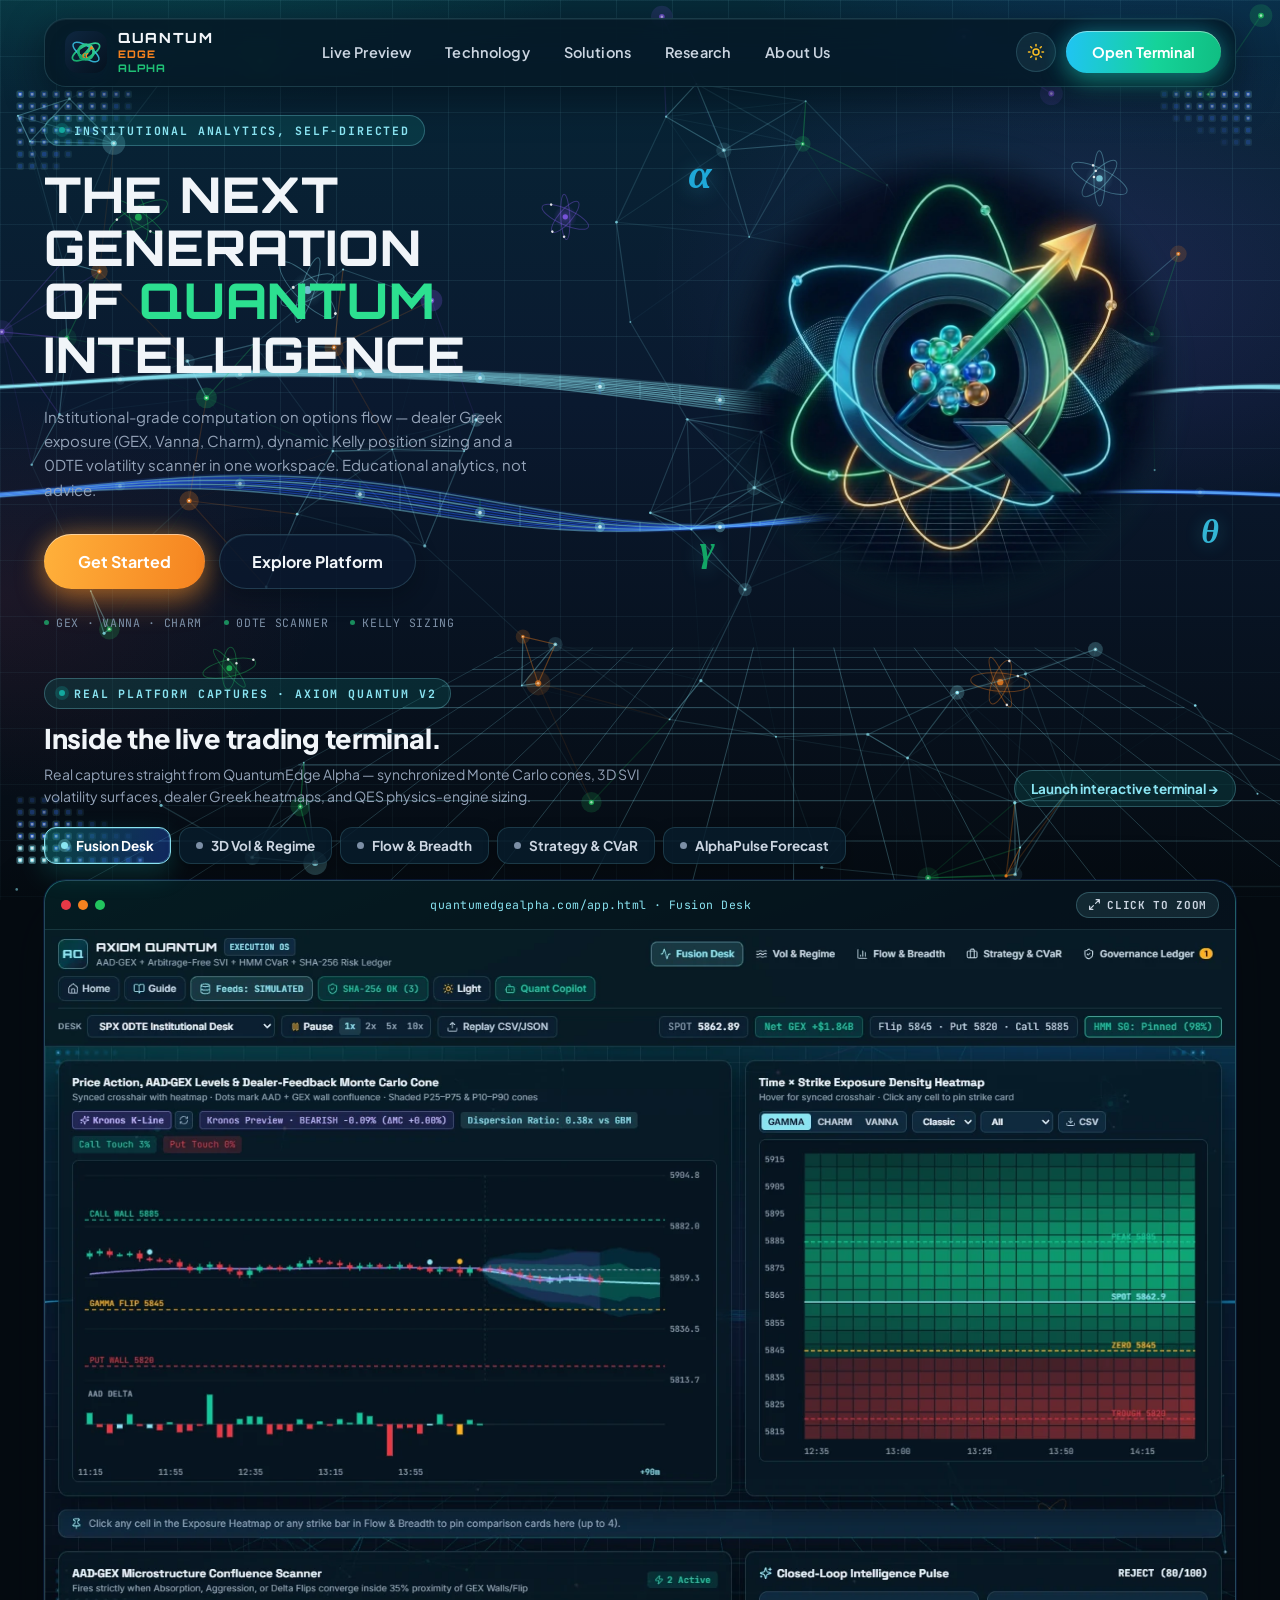
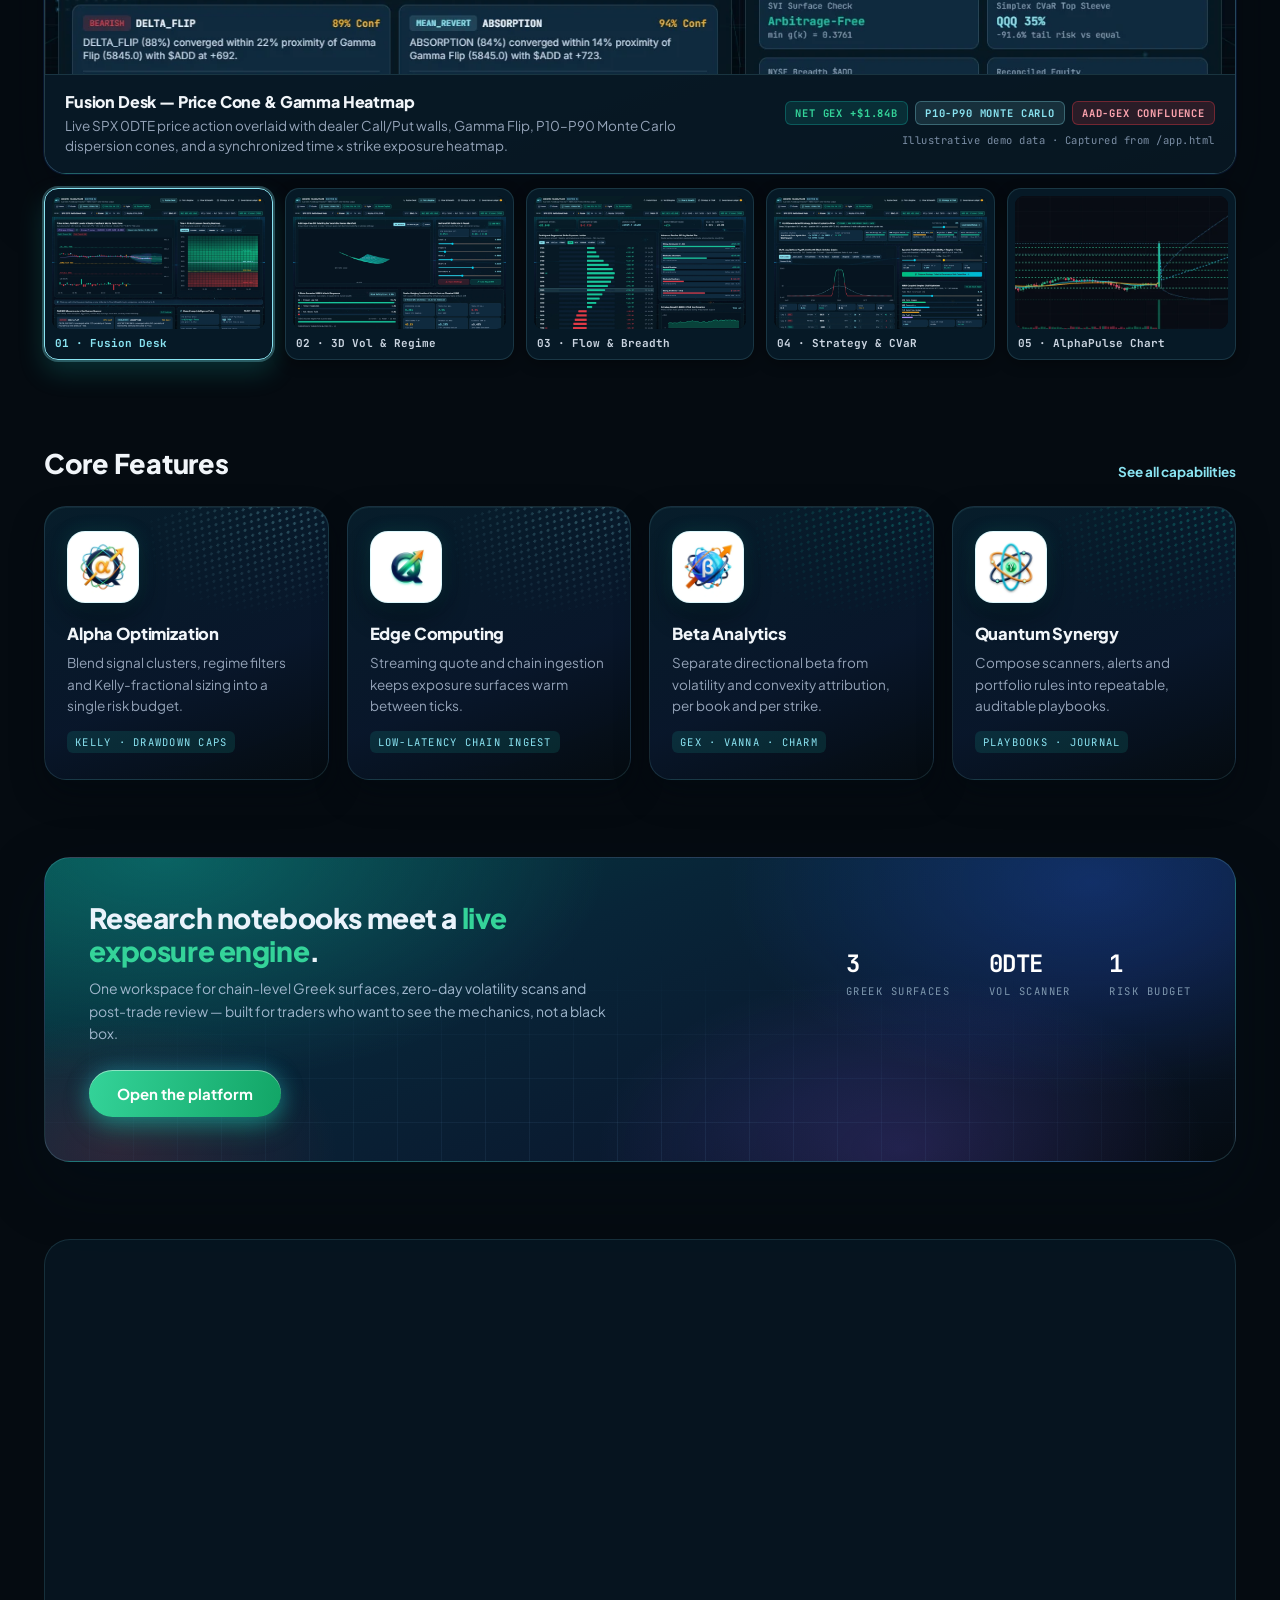
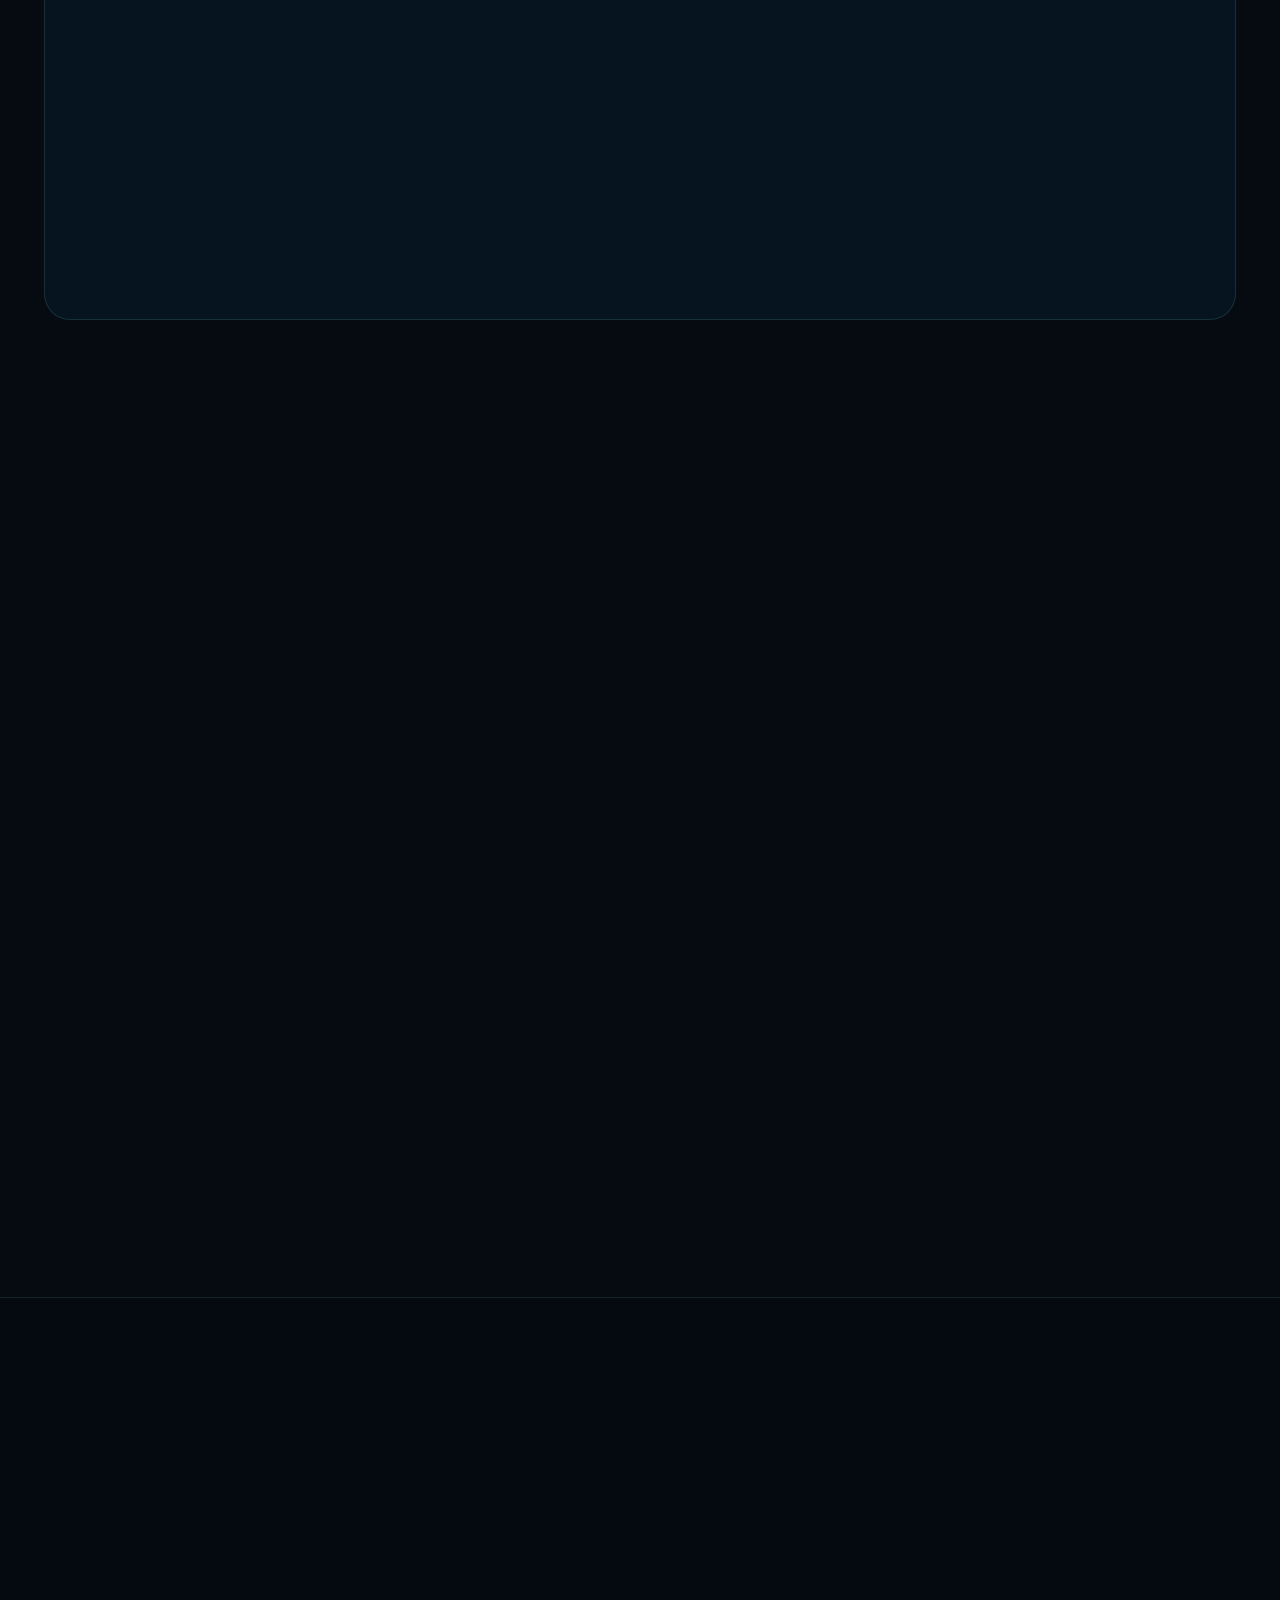
<file: index.html>
<!DOCTYPE html>
<html lang="en">
<head>
<meta charset="utf-8" />
<meta name="viewport" content="width=device-width,initial-scale=1" />
<title>QuantumEdge Alpha — 0DTE GEX, Vanna &amp; Charm Options Analytics</title>
<meta name="description" content="QuantumEdge Alpha: institutional-style options analytics — Greek exposure models, dynamic Kelly sizing and a volatility scanner for self-directed traders." />
<meta name="theme-color" content="#043D40" />
<link rel="icon" href="/assets/brand/mark.svg" type="image/svg+xml" />
<link rel="icon" type="image/png" sizes="32x32" href="/assets/brand/favicon-32.png" />
<link rel="apple-touch-icon" sizes="180x180" href="/assets/brand/apple-touch-icon.png" />
<link rel="mask-icon" href="/assets/brand/mark.svg" color="#0A2540" />
<meta property="og:type" content="website" />
<meta property="og:url" content="https://www.quantumedgealpha.com/" />
<meta property="og:site_name" content="QuantumEdge Alpha" />
<meta property="og:title" content="QuantumEdge Alpha — The Next Generation of Quantum Intelligence" />
<meta property="og:description" content="Institutional-style options analytics: GEX, Vanna and Charm dealer-exposure models, dynamic Kelly sizing and a 0DTE volatility scanner for self-directed traders." />
<meta property="og:image" content="https://www.quantumedgealpha.com/assets/brand/og-image.jpg" />
<meta property="og:image:width" content="1200" />
<meta property="og:image:height" content="630" />
<meta property="og:image:type" content="image/jpeg" />
<meta property="og:image:alt" content="QuantumEdge Alpha — institutional quant analytics" />
<meta name="twitter:card" content="summary_large_image" />
<meta name="twitter:site" content="@QuantumEdgeAlpha" />
<meta name="twitter:title" content="QuantumEdge Alpha — The Next Generation of Quantum Intelligence" />
<meta name="twitter:description" content="Greek exposure models, dynamic Kelly sizing and a 0DTE volatility scanner for self-directed traders." />
<meta name="twitter:image" content="https://www.quantumedgealpha.com/assets/brand/og-image.jpg" />
<meta name="twitter:image:alt" content="QuantumEdge Alpha — institutional quant analytics" />
<link rel="canonical" href="https://www.quantumedgealpha.com/" />
<meta name="robots" content="index,follow,max-image-preview:large,max-snippet:-1" />
<meta name="googlebot" content="index,follow" />
<link rel="preload" href="/assets/brand/mark.svg" as="image" type="image/svg+xml" fetchpriority="high" />
<link rel="preload" href="/assets/previews/app-fusion.webp" as="image" type="image/webp" />
<link rel="preload" href="/assets/brand/hero-quantum-light.webp" as="image" type="image/webp" />
<link rel="manifest" href="/manifest.json" />
<link rel="preconnect" href="https://fonts.googleapis.com" />
<link rel="preconnect" href="https://fonts.gstatic.com" crossorigin />
<link href="https://fonts.googleapis.com/css2?family=Orbitron:wght@700;800;900&family=Plus+Jakarta+Sans:wght@400;500;600;700;800&family=JetBrains+Mono:wght@500;700&display=swap" rel="stylesheet" />
<script>
  (function(){try{var t=localStorage.getItem('qe-theme');var d=t?t==='dark':true;document.documentElement.classList.toggle('dark',d);}catch(e){document.documentElement.classList.add('dark');}})();
</script>
<!-- brand theme layer is inlined below (no extra request) -->
<style>
/* ===== inlined assets/theme-qe.css ===== */

/* ============================================================
   QuantumEdge Alpha — brand theme layer (v1)
   Palette derived from the approved brand mockups.
   Loaded by both index.html (marketing) and app.html (SPA).
   ============================================================ */
:root{
  --qe-ink:#0A2540;
  --qe-ink-deep:#061A30;
  --qe-ink-soft:#123A5E;

  --qe-green:#1FBF75;
  --qe-green-bright:#34D399;
  --qe-green-deep:#12A566;
  --qe-green-wash:#E7F8F0;

  --qe-orange:#F5821F;
  --qe-orange-lit:#FFB13B;
  --qe-orange-deep:#E06A0C;

  --qe-cyan:#39C7E8;
  --qe-rose:#FF4D6D;
  --qe-teal:#13A89E;
  --qe-teal-deep:#04484B;
  --qe-ice:#8AE4F2;
  --qe-cobalt:#2962FF;
  --qe-crimson:#E63946;
  --qe-violet:#8B5CF6;

  --qe-bg:#F1F6FC;
  --qe-bg-2:#E3EEF9;
  --qe-slate:#5B6B80;
  --qe-slate-soft:#8A99AB;
  --qe-line:rgba(10,37,64,.10);
  --qe-glass:rgba(255,255,255,.78);

  --qe-grad-green:linear-gradient(100deg,var(--qe-green-bright) 0%,var(--qe-green) 55%,var(--qe-green-deep) 100%);
  --qe-grad-orange:linear-gradient(100deg,var(--qe-orange-lit) 0%,var(--qe-orange) 100%);
  --qe-shadow-sm:0 4px 14px rgba(10,37,64,.07);
  --qe-shadow-md:0 12px 34px rgba(10,37,64,.10);
  --qe-shadow-green:0 10px 26px rgba(31,191,117,.32);
  --qe-shadow-orange:0 12px 28px rgba(245,130,31,.34);

  --qe-font:'Plus Jakarta Sans',ui-sans-serif,system-ui,-apple-system,'Segoe UI',sans-serif;
  --qe-display:'Orbitron','Plus Jakarta Sans',ui-sans-serif,sans-serif;
  --qe-mono:'JetBrains Mono',ui-monospace,SFMono-Regular,Menlo,monospace;
}

::selection{background:rgba(31,191,117,.24);color:var(--qe-ink);}

/* slim, brand-consistent scrollbar for the SPA chrome */
*{scrollbar-color:rgba(31,191,117,.55) transparent;scrollbar-width:thin;}
::-webkit-scrollbar{width:10px;height:10px;}
::-webkit-scrollbar-track{background:transparent;}
::-webkit-scrollbar-thumb{background:rgba(31,191,117,.42);border-radius:99px;border:2px solid transparent;background-clip:content-box;}
::-webkit-scrollbar-thumb:hover{background:rgba(31,191,117,.68);background-clip:content-box;}

/* opt-in marketing helpers, prefixed so they cannot collide with Tailwind utilities */
.qe-grad-text-green{background:var(--qe-grad-green);-webkit-background-clip:text;background-clip:text;color:transparent;}
.qe-grad-text-orange{background:var(--qe-grad-orange);-webkit-background-clip:text;background-clip:text;color:transparent;}
.qe-glass{background:var(--qe-glass);backdrop-filter:blur(14px) saturate(150%);-webkit-backdrop-filter:blur(14px) saturate(150%);border:1px solid rgba(255,255,255,.65);box-shadow:var(--qe-shadow-md);}

/* ===== end inlined theme ===== */

/* ---------------------------------------------------------------- reset */
*,*::before,*::after{box-sizing:border-box;}
html{-webkit-text-size-adjust:100%;scroll-behavior:smooth;}
body{
  margin:0;
  font-family:var(--qe-font);
  color:var(--qe-ink);
  background:var(--qe-bg);
  -webkit-font-smoothing:antialiased;
  overflow-x:hidden;
}
img,svg{display:block;max-width:100%;}
a{color:inherit;text-decoration:none;}
h1,h2,h3,p{margin:0;}
.wrap{width:100%;max-width:1240px;margin:0 auto;padding:0 24px;}

/* ------------------------------------------------------- atmosphere */
.sky{position:fixed;inset:0;z-index:0;pointer-events:none;overflow:hidden;}
.sky::before{
  content:"";position:absolute;inset:-20% -10% 0;
  background:
    radial-gradient(46% 38% at 78% 8%,  rgba(52,211,153,.24) 0%, transparent 70%),
    radial-gradient(40% 34% at 12% 0%,  rgba(57,199,232,.20) 0%, transparent 72%),
    radial-gradient(34% 30% at 96% 44%, rgba(255,177,59,.16) 0%, transparent 74%),
    linear-gradient(180deg,#F6FAFF 0%, var(--qe-bg) 42%, var(--qe-bg-2) 100%);
}
.sky::after{
  content:"";position:absolute;inset:0;
  background-image:
    linear-gradient(to right, rgba(10,37,64,.105) 1px, transparent 1px),
    linear-gradient(to bottom, rgba(10,37,64,.105) 1px, transparent 1px);
  background-size:56px 56px;
  mask-image:radial-gradient(145% 110% at 50% 18%, #000 18%, rgba(0,0,0,.48) 76%, transparent 100%);
  -webkit-mask-image:radial-gradient(145% 110% at 50% 18%, #000 18%, rgba(0,0,0,.48) 76%, transparent 100%);
}
main,header,footer{position:relative;z-index:1;}

/* ------------------------------------------------------------- nav */
.nav-shell{padding:18px 0 0;}
.nav{
  display:flex;align-items:center;gap:28px;
  padding:12px 14px 12px 20px;border-radius:22px;
  background:rgba(255,255,255,.80);
  backdrop-filter:blur(16px) saturate(160%);
  -webkit-backdrop-filter:blur(16px) saturate(160%);
  border:1px solid rgba(255,255,255,.85);
  box-shadow:0 10px 34px rgba(10,37,64,.09),0 1px 0 rgba(255,255,255,.9) inset;
  position:sticky;top:16px;
}
.brand{display:flex;align-items:center;gap:11px;flex:0 0 auto;}
.brand-mark{width:42px;height:42px;border-radius:13px;box-shadow:0 6px 16px rgba(10,37,64,.22);}
.brand-word{line-height:1.05;}
.brand-word b{display:block;font-family:var(--qe-display);font-size:14px;font-weight:800;letter-spacing:.12em;color:var(--qe-ink);}
.brand-word span{display:block;font-family:var(--qe-display);font-size:10.5px;font-weight:800;letter-spacing:.10em;margin-top:3px;}
.brand-word .e{color:var(--qe-orange);}
.brand-word .a{color:var(--qe-green);}

.nav-links{display:flex;align-items:center;gap:30px;margin-left:auto;margin-right:auto;}
.nav-links a{
  font-size:14.5px;font-weight:600;color:#25384F;letter-spacing:.01em;
  padding:6px 2px;position:relative;transition:color .18s;
}
.nav-links a::after{
  content:"";position:absolute;left:0;right:0;bottom:-2px;height:2px;border-radius:2px;
  background:var(--qe-grad-green);transform:scaleX(0);transform-origin:left;transition:transform .22s;
}
.nav-links a:hover{color:var(--qe-ink);}
.nav-links a:hover::after{transform:scaleX(1);}

.btn{
  display:inline-flex;align-items:center;justify-content:center;gap:9px;
  font-family:var(--qe-font);font-size:15px;font-weight:700;
  border:0;cursor:pointer;border-radius:999px;
  padding:14px 28px;white-space:nowrap;
  transition:transform .18s ease,box-shadow .22s ease,background .2s;
}
.btn:active{transform:translateY(1px) scale(.995);}
.btn-green{
  color:#fff;background:linear-gradient(95deg,#20C4F4 0%,#15D399 58%,#10BE82 100%);
  box-shadow:0 10px 26px rgba(21,211,153,.36),0 0 22px rgba(32,196,244,.34),0 1px 0 rgba(255,255,255,.45) inset;
}
.btn-green:hover{box-shadow:0 14px 34px rgba(21,211,153,.46),0 0 26px rgba(32,196,244,.42);transform:translateY(-1px);}
.btn-orange{
  color:#fff;background:var(--qe-grad-orange);
  box-shadow:0 12px 30px rgba(245,130,31,.46),0 0 24px rgba(255,177,59,.36),0 1px 0 rgba(255,255,255,.5) inset;
  padding:16px 34px;font-size:16px;
}
.btn-orange:hover{box-shadow:0 16px 36px rgba(245,130,31,.52),0 0 28px rgba(255,177,59,.42);transform:translateY(-1px);}
.btn-ghost{
  color:var(--qe-ink);background:rgba(255,255,255,.72);
  border:1px solid rgba(10,37,64,.10);
  box-shadow:0 8px 22px rgba(10,37,64,.08),0 1px 0 #fff inset;
  padding:16px 32px;font-size:16px;
}
.btn-ghost:hover{background:#fff;transform:translateY(-1px);box-shadow:0 14px 30px rgba(10,37,64,.12);}
.nav .btn{padding:12px 26px;font-size:14.5px;margin-left:auto;}
.nav-toggle{display:none;}

/* ------------------------------------------------------------ hero */
.hero{
  display:grid;grid-template-columns:minmax(0,1.02fr) minmax(0,.98fr);
  gap:28px;align-items:center;
  padding:clamp(16px,2.2vw,30px) 0 clamp(12px,1.8vw,22px);
}
.eyebrow{
  display:inline-flex;align-items:center;gap:9px;
  font-family:var(--qe-mono);font-size:11.5px;font-weight:700;letter-spacing:.16em;text-transform:uppercase;
  color:var(--qe-green-deep);background:rgba(31,191,117,.10);
  border:1px solid rgba(31,191,117,.24);border-radius:999px;
  padding:7px 14px;margin-bottom:22px;
}
.eyebrow i{width:6px;height:6px;border-radius:50%;background:var(--qe-green);box-shadow:0 0 0 4px rgba(31,191,117,.18);}

h1.hero-title{
  font-family:var(--qe-display);
  font-size:clamp(30px,3.85vw,50px);
  line-height:1.08;font-weight:800;letter-spacing:.015em;
  text-transform:uppercase;color:var(--qe-ink);
}
h1.hero-title .grn{color:#14B86E;}
html.dark h1.hero-title .grn{color:#2CE090;}
h1.hero-title .line{display:block;}

.hero-sub{
  margin-top:24px;max-width:46ch;
  font-size:clamp(15px,1.15vw,16.5px);line-height:1.62;color:var(--qe-slate);
}
.hero-cta{display:flex;flex-wrap:wrap;gap:14px;margin-top:32px;}
.hero-note{
  margin-top:26px;display:flex;flex-wrap:wrap;gap:10px 22px;
  font-family:var(--qe-mono);font-size:11.5px;letter-spacing:.06em;
  text-transform:uppercase;color:var(--qe-slate-soft);
}
.hero-note span{display:inline-flex;align-items:center;gap:7px;}
.hero-note span::before{content:"";width:5px;height:5px;border-radius:50%;background:var(--qe-green);opacity:.7;}

/* --------------------------------------------- interactive quantum field */
html,body{overflow-x:clip;}
.hero{position:relative;isolation:isolate;}
.hero-field{
  position:fixed;inset:0;
  width:100%;height:100%;max-width:none;
  z-index:0;pointer-events:none;opacity:1;
}
.hero-copy,.hero-art{position:relative;z-index:1;}
@media (prefers-reduced-motion:reduce){.hero-field{opacity:.75;}}

/* ------------------------------------------------------ disclosures */
.disclosures{padding:clamp(48px,6vw,86px) 0 clamp(30px,4vw,54px);}
.disc-head{max-width:70ch;}
.disc-lede{margin-top:14px;color:var(--qe-slate);font-size:clamp(14.5px,1.1vw,16px);line-height:1.6;}
.disc-grid{
  margin-top:32px;display:grid;gap:16px;
  grid-template-columns:repeat(auto-fit,minmax(280px,1fr));
}
.disc-card{
  background:rgba(255,255,255,.82);border:1px solid var(--qe-line);
  border-radius:16px;padding:22px 22px 20px;box-shadow:var(--qe-shadow-sm);
  backdrop-filter:blur(8px);-webkit-backdrop-filter:blur(8px);
}
.disc-card h3{font-size:14px;font-weight:800;letter-spacing:.04em;text-transform:uppercase;color:var(--qe-ink);}
.disc-card h3::before{content:"";display:inline-block;width:6px;height:6px;border-radius:50%;background:var(--qe-orange);margin-right:9px;vertical-align:middle;}
.disc-card p{margin-top:10px;font-size:13.5px;line-height:1.66;color:var(--qe-slate);}
.disc-foot{
  margin-top:22px;padding:20px 22px;border-radius:16px;
  background:var(--qe-ink);color:#DCE8F5;
}
.disc-foot p{font-size:13px;line-height:1.66;}
.disc-foot strong{color:#fff;}
.disc-links{margin-top:12px;display:flex;flex-wrap:wrap;gap:10px 20px;font-family:var(--qe-mono);font-size:11.5px;letter-spacing:.06em;text-transform:uppercase;}
.disc-links a{color:var(--qe-green-bright);text-decoration:none;border-bottom:1px solid rgba(52,211,153,.35);padding-bottom:1px;}
.disc-links a:hover{border-bottom-color:var(--qe-green-bright);}
.foot-legal-links{margin:14px 0 4px;display:flex;flex-wrap:wrap;gap:10px 20px;font-family:var(--qe-mono);font-size:11px;letter-spacing:.06em;text-transform:uppercase;}
.foot-legal-links a{color:var(--qe-slate-soft);text-decoration:none;}
.foot-legal-links a:hover{color:var(--qe-green);}
/* --------------------------------------------------------- hero art */
.hero-art{position:relative;display:grid;place-items:center;min-height:clamp(300px,36vw,465px);}
.hero-img{
  width:min(100%,495px);height:auto;aspect-ratio:1/1;object-fit:contain;
  pointer-events:none;user-select:none;
  mask-image:radial-gradient(closest-side,#000 72%,rgba(0,0,0,.65) 86%,transparent 100%);
  -webkit-mask-image:radial-gradient(closest-side,#000 72%,rgba(0,0,0,.65) 86%,transparent 100%);
  filter:drop-shadow(0 24px 48px rgba(10,37,64,.10));
  animation:heroFloat 7s ease-in-out infinite;
}
.hero-img-dark{display:none;}
html.dark .hero-img-light{display:none;}
html.dark .hero-img-dark{
  display:block;
  filter:drop-shadow(0 20px 56px rgba(31,191,117,.18));
}
@keyframes heroFloat{
  0%,100%{transform:translateY(0);}
  50%{transform:translateY(-8px);}
}
.glyph{
  position:absolute;font-family:Georgia,'Times New Roman',serif;font-style:italic;
  font-weight:700;user-select:none;pointer-events:none;z-index:2;
  filter:drop-shadow(0 2px 10px rgba(57,199,232,.35));
}
.g-a{top:5%;left:4%;font-size:clamp(28px,4vw,42px);color:#1FA8D8;}
.g-g{bottom:10%;left:6%;font-size:clamp(24px,3.4vw,36px);color:#12A566;}
.g-t{bottom:14%;right:3%;font-size:clamp(22px,3vw,34px);color:#2082C8;opacity:.9;}
html.dark .g-t{color:#39C7E8;}

/* ------------------------------------------------------- features */
.features{padding:clamp(8px,1.2vw,16px) 0 clamp(50px,6vw,86px);}
.features-head{display:flex;align-items:flex-end;justify-content:space-between;gap:20px;margin-bottom:26px;}
h2.section-title{font-size:clamp(21px,2.2vw,27px);font-weight:800;letter-spacing:-.01em;}
.features-head a{font-size:13.5px;font-weight:700;color:var(--qe-green-deep);}
.features-head a:hover{text-decoration:underline;}

.cards{display:grid;grid-template-columns:repeat(4,minmax(0,1fr));gap:18px;}
.card{
  position:relative;overflow:hidden;isolation:isolate;
  border-radius:22px;padding:24px 22px 26px;
  background:linear-gradient(158deg,rgba(255,255,255,.88) 0%,rgba(245,249,255,.84) 58%,rgba(237,244,253,.84) 100%);
  border:1px solid rgba(10,37,64,.08);
  box-shadow:0 12px 28px rgba(10,37,64,.07),0 1px 0 #fff inset;
  backdrop-filter:blur(8px);-webkit-backdrop-filter:blur(8px);
  transition:transform .24s ease,box-shadow .24s ease;
}
.card::after{
  content:"";position:absolute;top:-14px;right:-16px;width:72%;height:155px;z-index:-1;
  pointer-events:none;opacity:.85;
  background-image:radial-gradient(rgba(74,108,148,.48) 1.35px, transparent 1.45px);
  background-size:7px 7px;
  mask-image:radial-gradient(110% 95% at 88% 14%, #000 18%, rgba(0,0,0,.45) 54%, transparent 78%);
  -webkit-mask-image:radial-gradient(110% 95% at 88% 14%, #000 18%, rgba(0,0,0,.45) 54%, transparent 78%);
  transform:skewY(-11deg) rotate(-5deg);
}
.card.card-mint::after{
  background-image:radial-gradient(rgba(18,165,102,.52) 1.35px, transparent 1.45px);
}
.card:hover{transform:translateY(-4px);box-shadow:0 18px 38px rgba(10,37,64,.12);}
.card-ico{
  width:72px;height:72px;border-radius:18px;padding:5px;
  display:grid;place-items:center;margin-bottom:20px;
  background:#fff;border:1px solid rgba(10,37,64,.07);
  box-shadow:0 12px 24px rgba(10,37,64,.12),0 1px 0 #fff inset;
}
.card-ico img{width:100%;height:100%;border-radius:13px;object-fit:contain;display:block;}
.card h3{font-size:16.5px;font-weight:800;letter-spacing:-.01em;margin-bottom:8px;}
.card p{font-size:13.5px;line-height:1.6;color:var(--qe-slate);}
.card .tick{
  display:inline-block;margin-top:14px;font-family:var(--qe-mono);font-size:10.5px;
  letter-spacing:.12em;text-transform:uppercase;color:var(--qe-green-deep);
  background:rgba(31,191,117,.10);border-radius:6px;padding:4px 8px;
}

/* ------------------------------------------------------- dark band */
.band{
  margin:0 0 clamp(46px,6vw,80px);
  border-radius:26px;padding:clamp(26px,3.4vw,44px);
  color:#EAF3FB;position:relative;overflow:hidden;
  border:1px solid rgba(138,228,242,.18);
  background:
    radial-gradient(60% 120% at 10% 0%, rgba(19,168,158,.38) 0%, transparent 62%),
    radial-gradient(48% 110% at 88% 8%, rgba(41,98,255,.26) 0%, transparent 64%),
    radial-gradient(40% 90% at 72% 96%, rgba(139,92,246,.20) 0%, transparent 64%),
    radial-gradient(30% 70% at 6% 96%, rgba(230,57,70,.16) 0%, transparent 62%),
    linear-gradient(158deg,#043D40 0%,#082538 36%,#0A192F 70%,#050B11 100%);
  box-shadow:0 24px 60px rgba(4,16,28,.36);
}
.band::before{
  content:"";position:absolute;inset:0;
  background-image:
    linear-gradient(to right, rgba(120,180,230,.10) 1px, transparent 1px),
    linear-gradient(to bottom, rgba(120,180,230,.10) 1px, transparent 1px);
  background-size:44px 44px;
  mask-image:radial-gradient(90% 90% at 50% 100%, #000, transparent 76%);
  -webkit-mask-image:radial-gradient(90% 90% at 50% 100%, #000, transparent 76%);
}
.band-in{position:relative;display:flex;flex-wrap:wrap;align-items:center;justify-content:space-between;gap:26px;}
.band h2{font-size:clamp(20px,2.4vw,28px);font-weight:800;letter-spacing:-.015em;max-width:22ch;line-height:1.18;}
.band h2 em{font-style:normal;color:var(--qe-green-bright);}
.band p{margin-top:10px;font-size:14px;line-height:1.6;color:#9FB6CC;max-width:52ch;}
.band .btn-green{background:linear-gradient(100deg,#34D399,#12A566);}
.stats{display:flex;gap:clamp(18px,3vw,40px);flex-wrap:wrap;}
.stat b{display:block;font-family:var(--qe-mono);font-size:clamp(18px,2.2vw,24px);color:#fff;letter-spacing:-.02em;}
.stat span{display:block;margin-top:5px;font-family:var(--qe-mono);font-size:10.5px;letter-spacing:.14em;text-transform:uppercase;color:#7E97AE;}

/* ---------------------------------------------------------- footer */
footer{border-top:1px solid var(--qe-line);padding:30px 0 44px;background:rgba(255,255,255,.5);}
.foot-top{display:flex;flex-wrap:wrap;align-items:center;justify-content:space-between;gap:18px;margin-bottom:20px;}
.foot-links{display:flex;flex-wrap:wrap;gap:22px;font-size:13px;font-weight:600;color:#33475F;}
.foot-links a:hover{color:var(--qe-green-deep);}
.legal{font-size:12px;line-height:1.68;color:var(--qe-slate-soft);max-width:92ch;}
.legal strong{color:#3E5169;}
.disclaimer-box{
  margin-top:16px;padding:14px 16px;border-radius:14px;
  background:rgba(255,177,59,.09);border:1px solid rgba(245,130,31,.22);
  font-size:12px;line-height:1.65;color:#6B5330;
}
.demo-flag{
  display:inline-flex;align-items:center;gap:7px;margin-bottom:14px;
  font-family:var(--qe-mono);font-size:10.5px;letter-spacing:.13em;text-transform:uppercase;
  color:#8A5A16;background:rgba(255,177,59,.16);border:1px solid rgba(245,130,31,.3);
  border-radius:999px;padding:5px 11px;
}

/* ------------------------------------------------------ responsive */
@media (max-width:1080px){
  .cards{grid-template-columns:repeat(2,minmax(0,1fr));}
  .nav-links{gap:20px;}
}
@media (max-width:900px){
  .hero{grid-template-columns:1fr;padding-top:34px;}
  .hero-art{order:-1;min-height:0;}
  .hero-art svg{width:min(100%,420px);}
  .nav-links{display:none;}
  .nav-toggle{display:inline-flex;margin-left:auto;}
  .nav-cta{display:none;}
  .nav{padding-right:12px;}
}
@media (max-width:560px){
  .wrap{padding:0 18px;}
  .cards{grid-template-columns:1fr;}
  .hero-cta .btn{flex:1 1 auto;justify-content:center;}
  .foot-links{gap:14px;}
}
@media (prefers-reduced-motion:reduce){
  *{animation:none!important;transition:none!important;}
}

/* ---- FAQ ---- */
.faq{padding:52px 34px 58px;border-radius:26px;background:rgba(255,255,255,.55);border:1px solid var(--qe-line);}
.faq .section-title{margin-bottom:10px}
.faq-lede{max-width:640px;color:#4A6178;margin:0 0 26px;font-size:16px;line-height:1.68}
.faq-list{display:grid;gap:10px;max-width:100%}
.faq-list details{background:#fff;border:1px solid #DCE7F3;border-radius:12px;padding:0 20px;box-shadow:0 14px 34px -30px rgba(10,37,64,.55)}
.faq-list summary{cursor:pointer;list-style:none;padding:17px 34px 17px 0;font-weight:700;font-size:15.5px;color:#0A2540;position:relative;letter-spacing:-.01em}
.faq-list summary::-webkit-details-marker{display:none}
.faq-list summary::after{content:"+";position:absolute;right:0;top:13px;font-size:20px;font-weight:600;color:#1FBF75;transition:transform .2s}
.faq-list details[open] summary::after{content:"\2013"}
.faq-list details p{margin:0 0 18px;color:#4A6178;font-size:15px;line-height:1.7}
.faq-list details p:last-child{margin-bottom:18px}
@media(max-width:640px){.faq{padding:36px 20px 42px}}

/* ---- theme toggle & dark mode ---- */
.nav-actions{display:flex;align-items:center;gap:10px;margin-left:auto;flex-shrink:0;}
.nav .nav-actions .btn{margin-left:0;}
.theme-btn{
  display:inline-flex;align-items:center;justify-content:center;
  width:40px;height:40px;border-radius:999px;border:1px solid rgba(10,37,64,.10);
  background:rgba(255,255,255,.72);color:#33475F;cursor:pointer;
  transition:background .18s,border-color .18s,color .18s,transform .18s;
}
.theme-btn:hover{background:#fff;color:var(--qe-ink);transform:translateY(-1px);}
.theme-btn svg{width:18px;height:18px;}
.theme-btn .ico-sun{display:none;}
html.dark .theme-btn .ico-sun{display:block;color:#FBBF24;}
html.dark .theme-btn .ico-moon{display:none;}

html.dark{
  --qe-ink:#F1F5F9;
  --qe-ink-deep:#FFFFFF;
  --qe-ink-soft:#CBD5E1;
  --qe-bg:#050B11;
  --qe-bg-2:#0A192F;
  --qe-slate:#94A3B8;
  --qe-slate-soft:#7C8FA6;
  --qe-line:rgba(138,228,242,.13);
  --qe-glass:rgba(7,24,36,.84);
  --qe-shadow-sm:0 4px 14px rgba(0,0,0,.32);
  --qe-shadow-md:0 12px 34px rgba(0,0,0,.44);
}
html.dark .sky::before{
  background:
    radial-gradient(52% 40% at 18% 0%,  rgba(19,168,158,.30) 0%, transparent 68%),
    radial-gradient(44% 36% at 84% 6%,  rgba(41,98,255,.18) 0%, transparent 68%),
    radial-gradient(38% 32% at 78% 42%, rgba(139,92,246,.14) 0%, transparent 72%),
    radial-gradient(30% 26% at 8% 72%,  rgba(230,57,70,.09) 0%, transparent 72%),
    linear-gradient(180deg,#043D40 0%,#072536 22%,#0A192F 54%,#050B11 100%);
}
html.dark .sky::after{
  background-image:
    linear-gradient(to right, rgba(138,228,242,.085) 1px, transparent 1px),
    linear-gradient(to bottom, rgba(138,228,242,.085) 1px, transparent 1px);
}
html.dark .nav{
  background:rgba(7,24,36,.84);
  border-color:rgba(138,228,242,.16);
  box-shadow:0 12px 36px rgba(2,8,16,.50),0 1px 0 rgba(138,228,242,.08) inset;
}
html.dark .nav-links a{color:#CBD5E1;}
html.dark .nav-links a:hover{color:#8AE4F2;}
html.dark .theme-btn{background:rgba(138,228,242,.08);border-color:rgba(138,228,242,.16);color:#CBD5E1;}
html.dark .theme-btn:hover{background:rgba(19,168,158,.18);border-color:rgba(138,228,242,.34);color:#FFFFFF;}
html.dark .eyebrow{color:#8AE4F2;background:rgba(19,168,158,.16);border-color:rgba(138,228,242,.28);}
html.dark .eyebrow i{background:#13A89E;box-shadow:0 0 0 4px rgba(19,168,158,.24);}
html.dark .btn-ghost{
  color:#F1F5F9;background:rgba(10,25,47,.82);
  border-color:rgba(138,228,242,.18);
  box-shadow:0 8px 22px rgba(2,8,16,.34),0 1px 0 rgba(138,228,242,.08) inset;
}
html.dark .btn-ghost:hover{background:#0E263D;border-color:rgba(41,98,255,.45);}
html.dark .hero-art svg [stroke="#0A2540"]{stroke:#1B3E68;}
html.dark .hero-art svg [fill="#0A2540"]{fill:#1B3E68;}
html.dark .features-head a{color:#8AE4F2;}
html.dark .card{
  background:linear-gradient(158deg,rgba(8,32,46,.88) 0%,rgba(10,25,47,.86) 60%,rgba(5,11,17,.90) 100%);
  border-color:rgba(138,228,242,.14);
  box-shadow:0 14px 32px rgba(2,8,16,.46),0 1px 0 rgba(138,228,242,.07) inset;
}
html.dark .card:hover{border-color:rgba(41,98,255,.45);box-shadow:0 18px 40px rgba(2,8,16,.58),0 0 24px rgba(19,168,158,.14);}
html.dark .card::after{background-image:radial-gradient(rgba(138,228,242,.30) 1.35px, transparent 1.45px);}
html.dark .card.card-mint::after{background-image:radial-gradient(rgba(19,168,158,.38) 1.35px, transparent 1.45px);}
html.dark .card-ico{
  background:#ffffff;border-color:rgba(138,228,242,.28);
  box-shadow:0 12px 26px rgba(2,8,16,.48),0 0 18px rgba(19,168,158,.20);
}
html.dark .card .tick{color:#8AE4F2;background:rgba(19,168,158,.16);}
html.dark .faq{background:rgba(7,24,36,.78);border-color:rgba(138,228,242,.13);}
html.dark .faq-lede{color:#94A3B8;}
html.dark .faq-list details{background:#081D2C;border-color:rgba(138,228,242,.14);box-shadow:0 14px 34px -26px rgba(0,0,0,.78);}
html.dark .faq-list summary{color:#F1F5F9;}
html.dark .faq-list summary::after{color:#13A89E;}
html.dark .faq-list details p{color:#94A3B8;}
html.dark .faq-list details a{color:#8AE4F2;}
html.dark .disc-card{background:linear-gradient(158deg,rgba(8,32,46,.86) 0%,rgba(10,25,47,.88) 100%);border-color:rgba(138,228,242,.14);}
html.dark .disc-card h3::before{background:#E63946;}
html.dark .disc-foot{background:linear-gradient(158deg,#043D40 0%,#0A192F 60%,#050B11 100%);border:1px solid rgba(138,228,242,.16);}
html.dark footer{background:rgba(5,11,17,.90);border-top-color:rgba(138,228,242,.12);}
html.dark .foot-links{color:#CBD5E1;}
html.dark .foot-links a:hover{color:#8AE4F2;}
html.dark .legal strong{color:#E2E8F0;}
html.dark .disclaimer-box{background:rgba(245,130,31,.10);border-color:rgba(245,130,31,.26);color:#FCD39D;}
html.dark .demo-flag{color:#FBBF24;background:rgba(245,130,31,.14);border-color:rgba(245,130,31,.30);}

/* ---- real terminal preview showcase ---- */
.preview{padding:clamp(14px,2vw,28px) 0 clamp(44px,5.5vw,76px);}
.preview-head{display:flex;flex-wrap:wrap;align-items:flex-end;justify-content:space-between;gap:18px;margin-bottom:20px;}
.preview-head .eyebrow{margin-bottom:12px;}
.preview-sub{margin-top:8px;max-width:62ch;font-size:clamp(14px,1.08vw,15.5px);line-height:1.58;color:var(--qe-slate);}
.preview-launch{
  display:inline-flex;align-items:center;gap:8px;font-size:13.5px;font-weight:700;
  color:var(--qe-teal);padding:9px 16px;border-radius:999px;
  background:rgba(19,168,158,.10);border:1px solid rgba(19,168,158,.28);
  transition:transform .18s,background .18s,border-color .18s;
}
.preview-launch:hover{transform:translateY(-1px);background:rgba(19,168,158,.18);border-color:rgba(41,98,255,.45);}
html.dark .preview-launch{color:#8AE4F2;background:rgba(19,168,158,.16);border-color:rgba(138,228,242,.26);}
html.dark .preview-launch:hover{background:rgba(41,98,255,.22);border-color:rgba(41,98,255,.55);color:#fff;}

.preview-tabs{display:flex;flex-wrap:wrap;gap:8px;margin-bottom:16px;}
.preview-tab{
  display:inline-flex;align-items:center;gap:8px;cursor:pointer;
  font-family:var(--qe-font);font-size:13.5px;font-weight:700;
  padding:9px 16px;border-radius:12px;
  color:var(--qe-ink);background:rgba(255,255,255,.78);
  border:1px solid rgba(10,37,64,.11);box-shadow:var(--qe-shadow-sm);
  transition:all .18s ease;
}
.preview-tab i{width:7px;height:7px;border-radius:50%;background:var(--qe-slate-soft);transition:background .18s,box-shadow .18s;}
.preview-tab:hover{transform:translateY(-1px);border-color:rgba(41,98,255,.42);}
.preview-tab.is-active{
  color:#fff;background:linear-gradient(105deg,#04484B 0%,#13A89E 100%);
  border-color:rgba(138,228,242,.42);box-shadow:0 10px 24px rgba(19,168,158,.28);
}
.preview-tab.is-active i{background:#8AE4F2;box-shadow:0 0 0 3px rgba(138,228,242,.28);}
html.dark .preview-tab{color:#CBD5E1;background:rgba(8,29,44,.82);border-color:rgba(138,228,242,.16);}
html.dark .preview-tab:hover{color:#fff;border-color:rgba(41,98,255,.55);}
html.dark .preview-tab.is-active{
  color:#fff;background:linear-gradient(105deg,rgba(19,168,158,.36) 0%,rgba(41,98,255,.32) 100%);
  border-color:#8AE4F2;box-shadow:0 10px 26px rgba(19,168,158,.24),0 0 0 1px rgba(138,228,242,.22) inset;
}

.preview-stage{
  border-radius:22px;overflow:hidden;
  background:linear-gradient(160deg,#043D40 0%,#071F30 30%,#0A192F 68%,#050B11 100%);
  border:1px solid rgba(138,228,242,.22);
  box-shadow:0 26px 64px rgba(2,8,16,.44),0 0 0 1px rgba(41,98,255,.16);
}
.stage-bar{
  display:flex;align-items:center;justify-content:space-between;gap:12px;
  padding:11px 16px;background:rgba(5,11,17,.65);border-bottom:1px solid rgba(138,228,242,.14);
}
.stage-dots{display:flex;align-items:center;gap:7px;}
.stage-dots span{width:10px;height:10px;border-radius:50%;display:block;}
.stage-dots .d-red{background:#E63946;}
.stage-dots .d-amber{background:#F5821F;}
.stage-dots .d-green{background:#22C55E;}
.stage-route{
  font-family:var(--qe-mono);font-size:11.5px;letter-spacing:.04em;color:#8AE4F2;
  white-space:nowrap;overflow:hidden;text-overflow:ellipsis;
}
.stage-zoom{
  display:inline-flex;align-items:center;gap:6px;cursor:pointer;
  font-family:var(--qe-mono);font-size:11px;font-weight:700;letter-spacing:.06em;text-transform:uppercase;
  color:#CBD5E1;background:rgba(138,228,242,.10);border:1px solid rgba(138,228,242,.24);
  border-radius:999px;padding:5px 11px;transition:all .16s;
}
.stage-zoom:hover{color:#fff;background:rgba(41,98,255,.32);border-color:#8AE4F2;}

.stage-media{
  position:relative;background:#050B11;cursor:zoom-in;
  aspect-ratio:16/10;max-height:760px;width:100%;display:grid;place-items:center;overflow:hidden;
}
.stage-media img{width:100%;height:100%;object-fit:contain;display:block;transition:transform .28s ease;}
.stage-media:hover img{transform:scale(1.008);}

.stage-foot{
  display:flex;flex-wrap:wrap;align-items:center;justify-content:space-between;gap:16px;
  padding:16px 20px;background:rgba(7,24,36,.88);border-top:1px solid rgba(138,228,242,.14);
}
.stage-copy h3{font-size:16px;font-weight:800;color:#F1F5F9;letter-spacing:-.01em;}
.stage-copy p{margin-top:4px;font-size:13.5px;line-height:1.55;color:#94A3B8;max-width:68ch;}
.stage-meta{display:flex;flex-direction:column;align-items:flex-end;gap:8px;margin-left:auto;}
.stage-pills{display:flex;flex-wrap:wrap;gap:7px;justify-content:flex-end;}
.stage-pill{
  font-family:var(--qe-mono);font-size:10.5px;font-weight:700;letter-spacing:.08em;text-transform:uppercase;
  padding:4px 9px;border-radius:6px;border:1px solid transparent;white-space:nowrap;
}
.pill-teal{color:#34D399;background:rgba(19,168,158,.16);border-color:rgba(19,168,158,.36);}
.pill-ice{color:#8AE4F2;background:rgba(138,228,242,.12);border-color:rgba(138,228,242,.30);}
.pill-cobalt{color:#93C5FD;background:rgba(41,98,255,.20);border-color:rgba(41,98,255,.42);}
.pill-crimson{color:#FDA4AF;background:rgba(230,57,70,.16);border-color:rgba(230,57,70,.38);}
.pill-violet{color:#C4B5FD;background:rgba(139,92,246,.18);border-color:rgba(139,92,246,.38);}
.stage-note{font-family:var(--qe-mono);font-size:10.5px;letter-spacing:.05em;color:#7C8FA6;}

.preview-thumbs{display:grid;grid-template-columns:repeat(5,minmax(0,1fr));gap:12px;margin-top:14px;}
.preview-thumb{
  display:flex;flex-direction:column;gap:7px;padding:7px;border-radius:14px;cursor:pointer;text-align:left;
  background:rgba(255,255,255,.78);border:1px solid rgba(10,37,64,.10);box-shadow:var(--qe-shadow-sm);
  transition:transform .18s,border-color .18s,box-shadow .18s;
}
.preview-thumb img{width:100%;aspect-ratio:16/10;object-fit:cover;object-position:top center;border-radius:9px;background:#050B11;}
.preview-thumb span{font-family:var(--qe-mono);font-size:11px;font-weight:700;color:var(--qe-ink);padding:0 3px 2px;white-space:nowrap;overflow:hidden;text-overflow:ellipsis;}
.preview-thumb:hover{transform:translateY(-2px);border-color:rgba(41,98,255,.45);}
.preview-thumb.is-active{border-color:#13A89E;box-shadow:0 0 0 2px rgba(19,168,158,.32),0 10px 24px rgba(19,168,158,.20);}
html.dark .preview-thumb{background:rgba(8,29,44,.84);border-color:rgba(138,228,242,.15);}
html.dark .preview-thumb span{color:#CBD5E1;}
html.dark .preview-thumb.is-active{border-color:#8AE4F2;box-shadow:0 0 0 2px rgba(138,228,242,.28),0 12px 26px rgba(19,168,158,.24);}
html.dark .preview-thumb.is-active span{color:#8AE4F2;}

.qe-lightbox{
  position:fixed;inset:0;z-index:80;display:none;align-items:center;justify-content:center;padding:24px;
  background:rgba(3,9,16,.88);backdrop-filter:blur(10px);-webkit-backdrop-filter:blur(10px);
}
.qe-lightbox.is-open{display:flex;}
.qe-lb-inner{
  position:relative;max-width:1320px;width:100%;max-height:92vh;display:flex;flex-direction:column;
  border-radius:18px;overflow:hidden;background:#050B11;border:1px solid rgba(138,228,242,.26);
  box-shadow:0 28px 80px rgba(0,0,0,.72);
}
.qe-lb-top{
  display:flex;align-items:center;justify-content:space-between;gap:12px;
  padding:11px 16px;background:rgba(7,24,36,.92);border-bottom:1px solid rgba(138,228,242,.16);
}
.qe-lb-title{font-family:var(--qe-mono);font-size:12px;font-weight:700;color:#8AE4F2;}
.qe-lb-btns{display:flex;align-items:center;gap:8px;}
.qe-lb-btn{
  cursor:pointer;font-family:var(--qe-mono);font-size:12px;font-weight:700;
  color:#E2E8F0;background:rgba(138,228,242,.10);border:1px solid rgba(138,228,242,.24);
  border-radius:8px;padding:5px 11px;
}
.qe-lb-btn:hover{background:rgba(41,98,255,.34);border-color:#8AE4F2;color:#fff;}
.qe-lb-img-wrap{overflow:auto;display:grid;place-items:center;background:#050B11;padding:10px;}
.qe-lb-img-wrap img{max-width:100%;max-height:80vh;width:auto;height:auto;border-radius:8px;}

@media (max-width:960px){
  .preview-thumbs{grid-template-columns:repeat(3,minmax(0,1fr));}
  .stage-meta{align-items:flex-start;margin-left:0;}
  .stage-pills{justify-content:flex-start;}
}
@media (max-width:560px){
  .preview-thumbs{grid-template-columns:repeat(2,minmax(0,1fr));}
  .stage-zoom span{display:none;}
}
@media (max-width:900px){
  .nav-actions .nav-cta{display:none;}
  .nav-toggle{display:inline-flex;}
}
</style>
<style>
/* ---- perf: skip layout/paint work for below-the-fold blocks ---- */
.faq,.disclosures,footer{content-visibility:auto;contain-intrinsic-size:auto 780px;}
</style>
<script type="application/ld+json">
{
  "@context": "https://schema.org",
  "@graph": [
    {
      "@type": "Organization",
      "@id": "https://www.quantumedgealpha.com/#org",
      "name": "QuantumEdge Alpha",
      "alternateName": "QuantumEdge Alpha Analytics",
      "url": "https://www.quantumedgealpha.com/",
      "logo": "https://www.quantumedgealpha.com/assets/brand/icon-512.png",
      "description": "Options analytics software: dealer Greek exposure (GEX, Vanna, Charm), dynamic Kelly position sizing and a 0DTE volatility scanner for self-directed traders.",
      "email": "support@quantumedgealpha.com",
      "sameAs": [
        "https://github.com/ShortGammaGambler"
      ],
      "disclaimer": "Not a broker-dealer or investment adviser. Not investment advice. Options trading involves substantial risk."
    },
    {
      "@type": "WebSite",
      "@id": "https://www.quantumedgealpha.com/#site",
      "url": "https://www.quantumedgealpha.com/",
      "name": "QuantumEdge Alpha",
      "inLanguage": "en-US",
      "publisher": { "@id": "https://www.quantumedgealpha.com/#org" }
    },
    {
      "@type": "SoftwareApplication",
      "name": "QuantumEdge Alpha",
      "applicationCategory": "FinanceApplication",
      "operatingSystem": "Web browser",
      "url": "https://www.quantumedgealpha.com/app.html",
      "description": "Workspace for chain-level Greek exposure surfaces, dynamic Kelly sizing and a zero-day volatility scanner.",
      "isAccessibleForFree": false,
      "offers": {
        "@type": "Offer",
        "price": "0",
        "priceCurrency": "USD",
        "description": "Illustrative demo build with synthetic data."
      },
      "publisher": { "@id": "https://www.quantumedgealpha.com/#org" }
    }
    ,
    {
      "@type": "FAQPage",
      "@id": "https://www.quantumedgealpha.com/#faq",
      "mainEntity": [
        {
          "@type": "Question",
          "name": "Is QuantumEdge Alpha investment advice?",
          "acceptedAnswer": {
            "@type": "Answer",
            "text": "No. It is analytics software. Every surface, score, and sizing figure is informational and educational. We are not a broker-dealer, investment adviser, or futures commission merchant, we do not know your financial situation, and using the platform creates no advisory or fiduciary relationship. See the Risk Disclosure."
          }
        },
        {
          "@type": "Question",
          "name": "Does the platform place trades or hold my money?",
          "acceptedAnswer": {
            "@type": "Answer",
            "text": "No. QuantumEdge Alpha never executes, routes, clears, or settles orders, and never holds customer funds or securities. You keep your own brokerage account and place every order yourself."
          }
        },
        {
          "@type": "Question",
          "name": "What do GEX, Vanna, and Charm actually measure?",
          "acceptedAnswer": {
            "@type": "Answer",
            "text": "They are model estimates of dealer Greek exposure built from third-party options chains and assumptions about dealer positioning \u2014 most commonly that dealers are short gamma in aggregate. They describe a model of positioning, not a level the market is obliged to respect, and they can be wrong at exactly the moments that matter, such as large expiries."
          }
        },
        {
          "@type": "Question",
          "name": "Why are the numbers I see different from my broker's?",
          "acceptedAnswer": {
            "@type": "Answer",
            "text": "Market data may be delayed, sampled, or revised, and exposure estimates depend on assumptions about open interest and dealer hedging. Treat platform figures as a second opinion and verify against your broker before you act."
          }
        },
        {
          "@type": "Question",
          "name": "Are the trades and P&L on this site real?",
          "acceptedAnswer": {
            "@type": "Answer",
            "text": "No. This is a demonstration build: accounts, positions, trades, scanner candidates, and performance figures are synthetic and generated for illustration. Hypothetical results do not reflect real liquidity, fills, or costs and are not indicative of future results."
          }
        },
        {
          "@type": "Question",
          "name": "How is position size calculated?",
          "acceptedAnswer": {
            "@type": "Answer",
            "text": "The sizing module illustrates Kelly-criterion and fractional-Kelly methods. Its output depends entirely on the win-rate and payoff inputs supplied, so it is shown to explain a method \u2014 not to recommend risking a specific percentage of your capital."
          }
        },
        {
          "@type": "Question",
          "name": "Can I cancel at any time?",
          "acceptedAnswer": {
            "@type": "Answer",
            "text": "Yes. Plans renew automatically until cancelled, and you can cancel from your account settings at any time. Access continues to the end of the paid term; see the Terms of Use for billing detail."
          }
        }
      ]
    }
  ]
}
</script>
</head>
<body>
<div class="sky" aria-hidden="true"></div>
<canvas class="hero-field" id="heroField" aria-hidden="true"></canvas>

<header class="nav-shell">
  <div class="wrap">
    <nav class="nav">
      <a class="brand" href="/" aria-label="QuantumEdge Alpha home">
        <img class="brand-mark" src="/assets/brand/mark.svg" alt="" width="42" height="42" />
        <span class="brand-word"><b>QUANTUM</b><span><span class="e">EDGE</span> <span class="a">ALPHA</span></span></span>
      </a>
      <div class="nav-links">
        <a href="#preview">Live Preview</a>
        <a href="#features">Technology</a>
        <a href="/app.html">Solutions</a>
        <a href="#capabilities">Research</a>
        <a href="#footer">About Us</a>
      </div>
      <div class="nav-actions">
        <button type="button" class="theme-btn" id="qe-theme-toggle" aria-label="Toggle dark theme" title="Toggle theme">
          <svg class="ico-sun" viewBox="0 0 24 24" fill="none" stroke="currentColor" stroke-width="2" stroke-linecap="round" stroke-linejoin="round" aria-hidden="true"><circle cx="12" cy="12" r="4"/><path d="M12 2v2M12 20v2M4.93 4.93l1.41 1.41M17.66 17.66l1.41 1.41M2 12h2M20 12h2M6.34 17.66l-1.41 1.41M19.07 4.93l-1.41 1.41"/></svg>
          <svg class="ico-moon" viewBox="0 0 24 24" fill="none" stroke="currentColor" stroke-width="2" stroke-linecap="round" stroke-linejoin="round" aria-hidden="true"><path d="M21 12.79A9 9 0 1 1 11.21 3 7 7 0 0 0 21 12.79z"/></svg>
        </button>
        <a class="btn btn-green nav-toggle" href="/app.html">Open Terminal</a>
        <a class="btn btn-green nav-cta" href="/app.html">Open Terminal</a>
      </div>
    </nav>
  </div>
</header>

<main>
  <div class="wrap">
    <section class="hero">
      <div class="hero-copy">
        <span class="eyebrow"><i></i>Institutional analytics, self-directed</span>
        <h1 class="hero-title">
          <span class="line">The next</span>
          <span class="line">generation</span>
          <span class="line">of <span class="grn">quantum</span></span>
          <span class="line">intelligence</span>
        </h1>
        <p class="hero-sub">Institutional-grade computation on options flow — dealer Greek exposure (GEX, Vanna, Charm), dynamic Kelly position sizing and a 0DTE volatility scanner in one workspace. Educational analytics, not advice.</p>
        <div class="hero-cta">
          <a class="btn btn-orange" href="/app.html">Get Started</a>
          <a class="btn btn-ghost" href="#features">Explore Platform</a>
        </div>
        <div class="hero-note">
          <span>GEX · Vanna · Charm</span>
          <span>0DTE scanner</span>
          <span>Kelly sizing</span>
        </div>
      </div>

      <div class="hero-art" aria-hidden="true">
        <span class="glyph g-a">&#945;</span>
        <span class="glyph g-g">&#947;</span>
        <span class="glyph g-t">&#952;</span>
        <img class="hero-img hero-img-light" src="/assets/brand/hero-quantum-light.webp" alt="" width="560" height="560" decoding="async" fetchpriority="high" />
        <img class="hero-img hero-img-dark" src="/assets/brand/hero-quantum-dark.webp" alt="" width="560" height="560" decoding="async" />
      </div>
    </section>

    <section class="preview" id="preview">
      <div class="preview-head">
        <div>
          <span class="eyebrow"><i></i>Real Platform Captures &middot; AXIOM QUANTUM v2</span>
          <h2 class="section-title">Inside the live trading terminal.</h2>
          <p class="preview-sub">Real captures straight from QuantumEdge Alpha &mdash; synchronized Monte Carlo cones, 3D SVI volatility surfaces, dealer Greek heatmaps, and QES physics-engine sizing.</p>
        </div>
        <a class="preview-launch" href="/app.html">Launch interactive terminal &rarr;</a>
      </div>

      <div class="preview-tabs" role="tablist" aria-label="Trading terminal screen previews">
        <button type="button" class="preview-tab is-active" role="tab" aria-selected="true" data-idx="0"><i></i>Fusion Desk</button>
        <button type="button" class="preview-tab" role="tab" aria-selected="false" data-idx="1"><i></i>3D Vol &amp; Regime</button>
        <button type="button" class="preview-tab" role="tab" aria-selected="false" data-idx="2"><i></i>Flow &amp; Breadth</button>
        <button type="button" class="preview-tab" role="tab" aria-selected="false" data-idx="3"><i></i>Strategy &amp; CVaR</button>
        <button type="button" class="preview-tab" role="tab" aria-selected="false" data-idx="4"><i></i>AlphaPulse Forecast</button>
      </div>

      <div class="preview-stage">
        <div class="stage-bar">
          <div class="stage-dots" aria-hidden="true"><span class="d-red"></span><span class="d-amber"></span><span class="d-green"></span></div>
          <div class="stage-route" id="qe-stage-route">quantumedgealpha.com/app.html &middot; Fusion Desk</div>
          <button type="button" class="stage-zoom" id="qe-stage-zoom" aria-label="Expand terminal screenshot">
            <svg width="13" height="13" viewBox="0 0 24 24" fill="none" stroke="currentColor" stroke-width="2.2" stroke-linecap="round" stroke-linejoin="round" aria-hidden="true"><path d="M15 3h6v6M9 21H3v-6M21 3l-7 7M3 21l7-7"/></svg>
            <span>Click to zoom</span>
          </button>
        </div>
        <div class="stage-media" id="qe-stage-media" role="button" tabindex="0" aria-label="Click to zoom screenshot">
          <img id="qe-preview-img" src="/assets/previews/app-fusion.webp" alt="QuantumEdge Alpha Fusion Desk with synchronized price Monte Carlo cone and time by strike exposure heatmap" decoding="async" />
        </div>
        <div class="stage-foot">
          <div class="stage-copy">
            <h3 id="qe-stage-title">Fusion Desk &mdash; Price Cone &amp; Gamma Heatmap</h3>
            <p id="qe-stage-desc">Live SPX 0DTE price action overlaid with dealer Call/Put walls, Gamma Flip, P10&ndash;P90 Monte Carlo dispersion cones, and a synchronized time &times; strike exposure heatmap.</p>
          </div>
          <div class="stage-meta">
            <div class="stage-pills" id="qe-stage-pills">
              <span class="stage-pill pill-teal">Net GEX +$1.84B</span>
              <span class="stage-pill pill-ice">P10-P90 Monte Carlo</span>
              <span class="stage-pill pill-crimson">AAD-GEX Confluence</span>
            </div>
            <span class="stage-note">Illustrative demo data &middot; Captured from /app.html</span>
          </div>
        </div>
      </div>

      <div class="preview-thumbs" aria-label="Preview thumbnails">
        <button type="button" class="preview-thumb is-active" data-idx="0">
          <img src="/assets/previews/app-fusion.webp" alt="Fusion Desk thumbnail" loading="lazy" decoding="async" />
          <span>01 &middot; Fusion Desk</span>
        </button>
        <button type="button" class="preview-thumb" data-idx="1">
          <img src="/assets/previews/app-vol-regime.webp" alt="3D Vol & Regime thumbnail" loading="lazy" decoding="async" />
          <span>02 &middot; 3D Vol &amp; Regime</span>
        </button>
        <button type="button" class="preview-thumb" data-idx="2">
          <img src="/assets/previews/app-flow-breadth.webp" alt="Flow & Breadth thumbnail" loading="lazy" decoding="async" />
          <span>03 &middot; Flow &amp; Breadth</span>
        </button>
        <button type="button" class="preview-thumb" data-idx="3">
          <img src="/assets/previews/app-strategy-cvar.webp" alt="Strategy & CVaR thumbnail" loading="lazy" decoding="async" />
          <span>04 &middot; Strategy &amp; CVaR</span>
        </button>
        <button type="button" class="preview-thumb" data-idx="4">
          <img src="/assets/previews/app-alphapulse.webp" alt="AlphaPulse Forecast thumbnail" loading="lazy" decoding="async" />
          <span>05 &middot; AlphaPulse Chart</span>
        </button>
      </div>
    </section>

    <section class="features" id="features">
      <div class="features-head">
        <h2 class="section-title">Core Features</h2>
        <a href="#capabilities">See all capabilities</a>
      </div>
      <div class="cards">
        <article class="card">
          <div class="card-ico">
            <img src="/assets/brand/icon-alpha.webp" alt="" width="60" height="60" decoding="async" />
          </div>
          <h3>Alpha Optimization</h3>
          <p>Blend signal clusters, regime filters and Kelly-fractional sizing into a single risk budget.</p>
          <span class="tick">Kelly · drawdown caps</span>
        </article>

        <article class="card">
          <div class="card-ico">
            <img src="/assets/brand/icon-edge.webp" alt="" width="60" height="60" decoding="async" />
          </div>
          <h3>Edge Computing</h3>
          <p>Streaming quote and chain ingestion keeps exposure surfaces warm between ticks.</p>
          <span class="tick">Low-latency chain ingest</span>
        </article>

        <article class="card card-mint">
          <div class="card-ico">
            <img src="/assets/brand/icon-beta.webp" alt="" width="60" height="60" decoding="async" />
          </div>
          <h3>Beta Analytics</h3>
          <p>Separate directional beta from volatility and convexity attribution, per book and per strike.</p>
          <span class="tick">GEX · Vanna · Charm</span>
        </article>

        <article class="card card-mint">
          <div class="card-ico">
            <img src="/assets/brand/icon-synergy.webp" alt="" width="60" height="60" decoding="async" />
          </div>
          <h3>Quantum Synergy</h3>
          <p>Compose scanners, alerts and portfolio rules into repeatable, auditable playbooks.</p>
          <span class="tick">Playbooks · journal</span>
        </article>
      </div>
    </section>

    <section class="band" id="capabilities">
      <div class="band-in">
        <div>
          <h2>Research notebooks meet a <em>live exposure engine</em>.</h2>
          <p>One workspace for chain-level Greek surfaces, zero-day volatility scans and post-trade review — built for traders who want to see the mechanics, not a black box.</p>
        </div>
        <div class="stats">
          <div class="stat"><b>3</b><span>Greek surfaces</span></div>
          <div class="stat"><b>0DTE</b><span>Vol scanner</span></div>
          <div class="stat"><b>1</b><span>Risk budget</span></div>
        </div>
        <a class="btn btn-green" href="/app.html">Open the platform</a>
      </div>
    </section>


    <section class="faq" id="faq">
        <h2 class="section-title">Questions traders actually ask</h2>
        <p class="faq-lede">Straight answers about what this software is, what it is not, and where the numbers come from.</p>
        <div class="faq-list">
          <details><summary>Is QuantumEdge Alpha investment advice?</summary><p>No. It is analytics software. Every surface, score, and sizing figure is informational and educational. We are not a broker-dealer, investment adviser, or futures commission merchant, we do not know your financial situation, and using the platform creates no advisory or fiduciary relationship. See the <a href="/risk-disclosure.html">Risk Disclosure</a>.</p></details>
          <details><summary>Does the platform place trades or hold my money?</summary><p>No. QuantumEdge Alpha never executes, routes, clears, or settles orders, and never holds customer funds or securities. You keep your own brokerage account and place every order yourself.</p></details>
          <details><summary>What do GEX, Vanna, and Charm actually measure?</summary><p>They are model estimates of dealer Greek exposure built from third-party options chains and assumptions about dealer positioning — most commonly that dealers are short gamma in aggregate. They describe a model of positioning, not a level the market is obliged to respect, and they can be wrong at exactly the moments that matter, such as large expiries.</p></details>
          <details><summary>Why are the numbers I see different from my broker's?</summary><p>Market data may be delayed, sampled, or revised, and exposure estimates depend on assumptions about open interest and dealer hedging. Treat platform figures as a second opinion and verify against your broker before you act.</p></details>
          <details><summary>Are the trades and P&amp;L on this site real?</summary><p>No. This is a demonstration build: accounts, positions, trades, scanner candidates, and performance figures are synthetic and generated for illustration. Hypothetical results do not reflect real liquidity, fills, or costs and are not indicative of future results.</p></details>
          <details><summary>How is position size calculated?</summary><p>The sizing module illustrates Kelly-criterion and fractional-Kelly methods. Its output depends entirely on the win-rate and payoff inputs supplied, so it is shown to explain a method — not to recommend risking a specific percentage of your capital.</p></details>
          <details><summary>Can I cancel at any time?</summary><p>Yes. Plans renew automatically until cancelled, and you can cancel from your account settings at any time. Access continues to the end of the paid term; see the <a href="/terms.html">Terms of Use</a> for billing detail.</p></details>
        </div>
    </section>

    <section class="disclosures" id="disclosures">
      <div class="disc-head">
        <h2 class="section-title">Disclosures &amp; risk</h2>
        <p class="disc-lede">Plain-language disclosures required for any product that models markets. Read them before you size a position.</p>
      </div>

      <div class="disc-grid">
        <article class="disc-card">
          <h3>Not investment advice</h3>
          <p>QuantumEdge Alpha is software. Everything the platform renders — exposure surfaces, scanner scores, Kelly sizing suggestions, commentary — is informational and educational. It is not a recommendation, solicitation, or offer to buy or sell any security, and it is not personalised advice. We do not know your objectives, financial situation, or risk tolerance, and we owe you no advisory or fiduciary duty.</p>
        </article>

        <article class="disc-card">
          <h3>Options carry substantial risk</h3>
          <p>Options are not suitable for every investor. Losses can be rapid and, with uncovered short positions, can exceed the funds you deposited. You may face margin calls, early assignment, expiration risk, wide spreads, and gaps that fill far from your intended price. Only trade with risk capital you can afford to lose entirely.</p>
        </article>

        <article class="disc-card">
          <h3>Illustrative, synthetic data</h3>
          <p>This build is a product demonstration. Accounts, positions, trades, P&amp;L, scanner candidates, and any performance figures shown are synthetic and generated for illustration. Hypothetical results have well-known limits: they are prepared with hindsight, do not reflect actual market liquidity or your real fills, and are not a reliable indicator of future results.</p>
        </article>

        <article class="disc-card">
          <h3>Models are estimates</h3>
          <p>GEX, Vanna, and Charm values are model estimates derived from third-party options data and assumptions about dealer positioning (including the common assumption that dealers are short gamma). Scanner scores are heuristics, not forecasts. Data may be delayed, incomplete, or revised. Model output can be wrong, and a wrong exposure read can lose money quickly.</p>
        </article>

        <article class="disc-card">
          <h3>No performance promise</h3>
          <p>We make no claim that these tools predict price, improve returns, or reduce losses. Nothing here should be read as a claim of accuracy, edge, or profit. “Quantum” refers to our brand and our modelling vocabulary — this product does not use quantum computing hardware.</p>
        </article>

        <article class="disc-card">
          <h3>You are responsible</h3>
          <p>You are solely responsible for every order you place, for verifying prices and Greeks against your broker, and for your own record-keeping, tax, and regulatory obligations. Consult a licensed professional before acting. Past performance does not indicate future results.</p>
        </article>
      </div>

      <div class="disc-foot">
        <p><strong>Not a broker-dealer.</strong> QuantumEdge Alpha does not execute, route, or hold orders, and does not hold customer funds or securities. It is not an investment adviser or futures commission merchant.</p>
        <p class="disc-links">
          <a href="/risk-disclosure.html">Full risk disclosure</a>
          <a href="/terms.html">Terms of use</a>
          <a href="/privacy.html">Privacy policy</a>
        </p>
      </div>
    </section>
  </div>
</main>

<footer id="footer">
  <div class="wrap">
    <div class="foot-top">
      <a class="brand" href="/">
        <img class="brand-mark" src="/assets/brand/mark.svg" alt="" width="38" height="38" />
        <span class="brand-word"><b>QUANTUM</b><span><span class="e">EDGE</span> <span class="a">ALPHA</span></span></span>
      </a>
      <div class="foot-links">
        <a href="#features">Technology</a>
        <a href="/app.html">Platform</a>
        <a href="#capabilities">Research</a>
        <a href="/risk-disclosure.html">Risk Disclosure</a>
        <a href="/app.html">Sign in</a>
      </div>
    </div>

    <span class="demo-flag">Demo build — data is illustrative</span>
    <p class="foot-legal-links">
      <a href="/risk-disclosure.html">Risk Disclosure</a>
      <a href="/terms.html">Terms</a>
      <a href="/privacy.html">Privacy</a>
      <a href="#disclosures">Disclosures</a>
    </p>

    <p class="legal">
      <strong>QuantumEdge Alpha</strong> provides software for options analytics and position sizing. It is not a broker-dealer,
      investment adviser, or futures commission merchant, and it does not execute orders or hold customer funds.
    </p>
    <div class="disclaimer-box">
      Options involve substantial risk and are not suitable for every investor. The analyses, Greek exposure models,
      scanner scores and sizing suggestions shown in this product are informational and educational only, are not
      recommendations or solicitations, and are not a guarantee of future results. Illustrative accounts, trades and
      performance figures in this demo build are synthetic. Past performance does not indicate future results.
      You are solely responsible for your trading decisions. Consult a licensed professional before acting.
    </div>
    <p class="legal" style="margin-top:16px;">&copy; <span id="yr">2025</span> QuantumEdge Alpha. All rights reserved.</p>
  </div>
</footer>

<div class="qe-lightbox" id="qe-lightbox" role="dialog" aria-modal="true" aria-labelledby="qe-lb-title" hidden>
  <div class="qe-lb-inner">
    <div class="qe-lb-top">
      <div class="qe-lb-title" id="qe-lb-title">Fusion Desk</div>
      <div class="qe-lb-btns">
        <button type="button" class="qe-lb-btn" id="qe-lb-prev" aria-label="Previous preview">&larr; Prev</button>
        <button type="button" class="qe-lb-btn" id="qe-lb-next" aria-label="Next preview">Next &rarr;</button>
        <button type="button" class="qe-lb-btn" id="qe-lb-close" aria-label="Close lightbox">&times; Close</button>
      </div>
    </div>
    <div class="qe-lb-img-wrap">
      <img id="qe-lb-img" src="/assets/previews/app-fusion.webp" alt="" />
    </div>
  </div>
</div>

<script>
  document.getElementById('yr').textContent = new Date().getFullYear();
  (function(){
    var btn = document.getElementById('qe-theme-toggle');
    if(!btn) return;
    function sync(){
      var dark = document.documentElement.classList.contains('dark');
      btn.setAttribute('aria-pressed', dark ? 'true' : 'false');
      btn.title = dark ? 'Switch to Light theme' : 'Switch to Dark theme';
    }
    sync();
    btn.addEventListener('click', function(){
      var dark = !document.documentElement.classList.contains('dark');
      document.documentElement.classList.toggle('dark', dark);
      try { localStorage.setItem('qe-theme', dark ? 'dark' : 'light'); } catch(e) {}
      sync();
      window.dispatchEvent(new Event('qe-theme-change'));
    });
  })();
  (function(){
    var slides = [
      {
        src: '/assets/previews/app-fusion.webp',
        route: 'quantumedgealpha.com/app.html · Fusion Desk',
        title: 'Fusion Desk — Price Cone & Gamma Heatmap',
        alt: 'QuantumEdge Alpha Fusion Desk with synchronized price Monte Carlo cone and time by strike exposure heatmap',
        desc: 'Live SPX 0DTE price action overlaid with dealer Call/Put walls, Gamma Flip, P10–P90 Monte Carlo dispersion cones, and a synchronized time × strike exposure heatmap.',
        pills: [
          ['Net GEX +$1.84B', 'pill-teal'],
          ['P10-P90 Monte Carlo', 'pill-ice'],
          ['AAD-GEX Confluence', 'pill-crimson']
        ]
      },
      {
        src: '/assets/previews/app-vol-regime.webp',
        route: 'quantumedgealpha.com/app.html · Vol & Regime',
        title: '3D SVI Volatility Surface & HMM Regime Engine',
        alt: 'QuantumEdge Alpha 3D Gatheral SVI volatility surface, Durrleman butterfly arbitrage checks, and 3-state HMM regime monitor',
        desc: 'Interactive 3D Gatheral SVI volatility surface with live Durrleman butterfly & Roger Lee checks, 3-state Gaussian HMM posteriors, and Halton-QMC dealer feedback simulation.',
        pills: [
          ['3D SVI Manifold', 'pill-ice'],
          ['3-State HMM Viterbi', 'pill-teal'],
          ['Halton-QMC 25x Var', 'pill-cobalt']
        ]
      },
      {
        src: '/assets/previews/app-flow-breadth.webp',
        route: 'quantumedgealpha.com/app.html · Flow & Breadth',
        title: 'Strike Exposure Ladder & Breadth $ADD Filter',
        alt: 'QuantumEdge Alpha participant-segmented GEX, DEX, Vanna, and Charm strike ladder with NYSE breadth confirmation',
        desc: 'Participant-segmented GEX, DEX, Vanna, and Charm strike ladder paired with Advance–Decline GEX tiers and intraday NYSE $ADD / VOLD breadth confirmation.',
        pills: [
          ['GEX / DEX / Vanna / Charm', 'pill-teal'],
          ['Short Gamma Zones', 'pill-crimson'],
          ['NYSE $ADD + VOLD', 'pill-cobalt']
        ]
      },
      {
        src: '/assets/previews/app-strategy-cvar.webp',
        route: 'quantumedgealpha.com/app.html · Strategy & CVaR',
        title: 'Confidence-Gated Payoff Architect & Simplex CVaR',
        alt: 'QuantumEdge Alpha multi-leg options payoff architect with dynamic fractional Kelly sizing and Simplex CVaR optimizer',
        desc: '5-gate strategy recommender, interactive multi-leg payoff & Black-Scholes Greeks architect, dynamic fractional Kelly sizer, and HMM-coupled Simplex CVaR optimizer.',
        pills: [
          ['86% Confidence Gate', 'pill-teal'],
          ['Dynamic Kelly Sizer', 'pill-cobalt'],
          ['Simplex CVaR Tail Opt', 'pill-violet']
        ]
      },
      {
        src: '/assets/previews/app-alphapulse.webp',
        route: 'AlphaPulse Signal · BTC/USD Forecast Overlay',
        title: 'AlphaPulse Chart — Bid Walls & 90% AI Forecast Cone',
        alt: 'AlphaPulse BTC/USD candlestick chart showing clustered liquidity bid walls, EMA 20/50 trendlines, and 90 percent AI forecast bands',
        desc: 'Live liquidity wall clustering ($13.6M–$17.4M bid shelves) combined with EMA 20/50 trend tracking and upper/lower 90% AI forecast confidence envelopes.',
        pills: [
          ['Liquidity Bid Walls', 'pill-teal'],
          ['90% Forecast Bands', 'pill-ice'],
          ['EMA 20 / 50 Trend', 'pill-cobalt']
        ]
      }
    ];
    var img = document.getElementById('qe-preview-img');
    var routeEl = document.getElementById('qe-stage-route');
    var titleEl = document.getElementById('qe-stage-title');
    var descEl = document.getElementById('qe-stage-desc');
    var pillsEl = document.getElementById('qe-stage-pills');
    var tabs = Array.prototype.slice.call(document.querySelectorAll('.preview-tab'));
    var thumbs = Array.prototype.slice.call(document.querySelectorAll('.preview-thumb'));
    var lb = document.getElementById('qe-lightbox');
    var lbImg = document.getElementById('qe-lb-img');
    var lbTitle = document.getElementById('qe-lb-title');
    var mediaEl = document.getElementById('qe-stage-media');
    var zoomBtn = document.getElementById('qe-stage-zoom');
    var closeBtn = document.getElementById('qe-lb-close');
    var prevBtn = document.getElementById('qe-lb-prev');
    var nextBtn = document.getElementById('qe-lb-next');
    if(!img || !tabs.length) return;
    var active = 0;

    function select(idx){
      active = (idx + slides.length) % slides.length;
      var s = slides[active];
      img.src = s.src;
      img.alt = s.alt;
      if(routeEl) routeEl.textContent = s.route;
      if(titleEl) titleEl.textContent = s.title;
      if(descEl) descEl.textContent = s.desc;
      if(pillsEl){
        pillsEl.innerHTML = '';
        for(var i = 0; i < s.pills.length; i++){
          var sp = document.createElement('span');
          sp.className = 'stage-pill ' + s.pills[i][1];
          sp.textContent = s.pills[i][0];
          pillsEl.appendChild(sp);
        }
      }
      tabs.forEach(function(b, i){
        var on = i === active;
        b.classList.toggle('is-active', on);
        b.setAttribute('aria-selected', on ? 'true' : 'false');
      });
      thumbs.forEach(function(b, i){
        b.classList.toggle('is-active', i === active);
      });
      if(lb && lb.classList.contains('is-open')){
        lbImg.src = s.src;
        lbImg.alt = s.alt;
        lbTitle.textContent = s.title;
      }
    }

    tabs.forEach(function(b){
      b.addEventListener('click', function(){ select(Number(b.getAttribute('data-idx') || 0)); });
    });
    thumbs.forEach(function(b){
      b.addEventListener('click', function(){ select(Number(b.getAttribute('data-idx') || 0)); });
    });

    function openLb(){
      if(!lb) return;
      var s = slides[active];
      lbImg.src = s.src;
      lbImg.alt = s.alt;
      lbTitle.textContent = s.title;
      lb.hidden = false;
      lb.classList.add('is-open');
    }
    function closeLb(){
      if(!lb) return;
      lb.classList.remove('is-open');
      lb.hidden = true;
    }

    if(mediaEl){
      mediaEl.addEventListener('click', openLb);
      mediaEl.addEventListener('keydown', function(e){
        if(e.key === 'Enter' || e.key === ' '){ e.preventDefault(); openLb(); }
      });
    }
    if(zoomBtn) zoomBtn.addEventListener('click', openLb);
    if(closeBtn) closeBtn.addEventListener('click', closeLb);
    if(prevBtn) prevBtn.addEventListener('click', function(){ select(active - 1); });
    if(nextBtn) nextBtn.addEventListener('click', function(){ select(active + 1); });
    if(lb){
      lb.addEventListener('click', function(e){ if(e.target === lb) closeLb(); });
      document.addEventListener('keydown', function(e){
        if(!lb.classList.contains('is-open')) return;
        if(e.key === 'Escape') closeLb();
        else if(e.key === 'ArrowLeft') select(active - 1);
        else if(e.key === 'ArrowRight') select(active + 1);
      });
    }
  })();
  // smooth in-page anchors already handled by CSS; keep nav pill compact on scroll
</script>

<script>
/* ---- interactive quantum field: shiny corner dot matrices, neon 3D wave-grid, floor grid & compact mouse-following atoms ---- */
(function(){
  var cv = document.getElementById('heroField');
  if(!cv || !cv.getContext) return;
  var ctx = cv.getContext('2d', { alpha: true });
  var TAU = Math.PI * 2;
  var GREEN = '34,197,94', CYAN = '138,228,242', BLUE = '41,98,255', ORANGE = '245,130,31', MAGENTA = '139,92,246';
  function isDark(){ return document.documentElement.classList.contains('dark'); }
  function getInk(){ return isDark() ? '138,228,242' : '12,68,128'; }
  var reduce = window.matchMedia && window.matchMedia('(prefers-reduced-motion: reduce)').matches;
  var W = 0, H = 0, dpr = 1, stars = [], atoms = [], t = 0, last = 0, started = false;
  var ptr = { mx: 0, my: 0, sx: 0, sy: 0, active: false };

  function build(){
    var tiny = W < 760;
    var area = W * H, n = Math.round(Math.min(tiny ? 75 : 145, Math.max(48, area / 12800))), i;
    stars = [];
    for(i = 0; i < n; i++){
      var near = Math.random() < 0.30;
      stars.push({
        x: Math.random() * W,
        y: Math.random() * H,
        r: near ? 1.5 + Math.random() * 1.5 : 0.75 + Math.random() * 1.1,
        z: 0.30 + Math.random() * 0.70,
        a: Math.random() * TAU,
        s: 0.40 + Math.random() * 1.15,
        vx: (Math.random() - 0.5) * 0.08,
        vy: (Math.random() - 0.5) * 0.08,
        c: near ? (i % 5 === 0 ? MAGENTA : (i % 4 === 0 ? ORANGE : (Math.random() < 0.5 ? GREEN : CYAN))) : null
      });
    }
    var scale = Math.min(W, H) || 480;
    /* 6 delicate micro-atoms (subdued so constellations, neon waves & hero take forefront) */
    var spec = [
      [0.24, 0.32, 0.042,  0.18, 0.56, CYAN],
      [0.11, 0.24, 0.036, -0.25, 0.26, GREEN],
      [0.86, 0.20, 0.034, -0.35, 0.32, CYAN],
      [0.78, 0.76, 0.033,  0.52, 0.38, ORANGE],
      [0.44, 0.24, 0.028, -0.60, 0.44, MAGENTA],
      [0.18, 0.74, 0.030,  0.42, 0.22, GREEN]
    ];
    atoms = [];
    for(i = 0; i < spec.length; i++){
      var p = spec[i], R = Math.max(16, scale * p[2]);
      var hx = W * p[0], hy = H * p[1];
      atoms.push({
        homeX: hx, homeY: hy,
        cx: hx, cy: hy,
        vx: 0, vy: 0,
        R: R, rot: p[3],
        followStrength: p[4],
        driftPh: i * 1.37,
        spin: (i % 2 ? -1 : 1) * (0.11 + 0.03 * i),
        hue: p[5],
        r: Math.max(1.5, R * 0.105),
        rings: [
          { rx: 1.00, ry: 0.31, tilt:  0.24, w:  0.65, ph: Math.random() * TAU },
          { rx: 0.78, ry: 0.26, tilt: -1.04, w: -0.78, ph: Math.random() * TAU },
          { rx: 0.90, ry: 0.18, tilt:  1.34, w:  0.52, ph: Math.random() * TAU }
        ]
      });
    }
  }

  function resize(){
    W = Math.max(1, cv.clientWidth || window.innerWidth || document.documentElement.clientWidth || 1280);
    H = Math.max(1, cv.clientHeight || window.innerHeight || document.documentElement.clientHeight || 800);
    dpr = Math.min(2, window.devicePixelRatio || 1);
    cv.width = Math.round(W * dpr);
    cv.height = Math.round(H * dpr);
    ctx.setTransform(dpr, 0, 0, dpr, 0, 0);
    if(!ptr.active){
      ptr.mx = ptr.sx = W * 0.5;
      ptr.my = ptr.sy = H * 0.42;
    }
    build();
    draw(0);
  }

  function perspectiveFloorGridLayer(){
    var dark = isDark();
    var yTop = H * 0.72, yBot = H * 0.985;
    var parX = ptr.active ? ((ptr.sx / Math.max(1, W)) - 0.5) * 44 : 0;
    var vx = W * 0.62 + parX;
    var topHalf = W * 0.22;
    var botHalf = W * 0.56;
    var rows = 10, cols = 14, i;

    ctx.save();
    /* Horizontal foreshortened grid lines */
    for(i = 0; i <= rows; i++){
      var p = i / rows;
      var z = p * p;
      var y = yTop + (yBot - yTop) * z;
      var half = topHalf + (botHalf - topHalf) * z;
      var fade = Math.sin(p * Math.PI);
      ctx.globalAlpha = (dark ? 0.34 : 0.28) * (0.25 + 0.75 * fade);
      ctx.strokeStyle = 'rgb(' + (dark ? CYAN : BLUE) + ')';
      ctx.lineWidth = 0.85 + z * 0.45;
      ctx.beginPath();
      ctx.moveTo(vx - half, y);
      ctx.lineTo(vx + half, y);
      ctx.stroke();
    }
    /* Converging perspective rays */
    for(i = 0; i <= cols; i++){
      var cp = (i / cols) * 2 - 1;
      var edgeFade = 1 - Math.abs(cp) * 0.42;
      ctx.globalAlpha = (dark ? 0.30 : 0.25) * edgeFade;
      ctx.strokeStyle = 'rgb(' + (dark ? CYAN : BLUE) + ')';
      ctx.lineWidth = 0.95;
      ctx.beginPath();
      ctx.moveTo(vx + cp * topHalf, yTop);
      ctx.lineTo(vx + cp * botHalf, yBot);
      ctx.stroke();
    }
    ctx.restore();
    ctx.globalAlpha = 1;
  }

  function cornerMatrixLayer(){
    var dark = isDark();
    var step = W < 640 ? 10 : 12;
    var sq = W < 640 ? 3.6 : 4.4;
    var clusters = [
      { ox: 18, oy: 92, cols: 10, rows: 7, cornerX: 0, cornerY: 0 },
      { ox: 18, oy: Math.max(240, H - 102), cols: 11, rows: 6, cornerX: 0, cornerY: 1 },
      { ox: Math.max(200, W - 118), oy: 92, cols: 8, rows: 5, cornerX: 1, cornerY: 0 }
    ];

    function roundSq(x, y, s, r){
      ctx.beginPath();
      ctx.moveTo(x + r, y);
      ctx.lineTo(x + s - r, y);
      ctx.quadraticCurveTo(x + s, y, x + s, y + r);
      ctx.lineTo(x + s, y + s - r);
      ctx.quadraticCurveTo(x + s, y + s, x + s - r, y + s);
      ctx.lineTo(x + r, y + s);
      ctx.quadraticCurveTo(x, y + s, x, y + s - r);
      ctx.lineTo(x, y + r);
      ctx.quadraticCurveTo(x, y, x + r, y);
      ctx.closePath();
    }

    for(var ci = 0; ci < clusters.length; ci++){
      var cl = clusters[ci];
      for(var row = 0; row < cl.rows; row++){
        for(var col = 0; col < cl.cols; col++){
          var nx = cl.cornerX === 0 ? col / Math.max(1, cl.cols - 1) : 1 - col / Math.max(1, cl.cols - 1);
          var ny = cl.cornerY === 0 ? row / Math.max(1, cl.rows - 1) : 1 - row / Math.max(1, cl.rows - 1);
          var falloff = Math.max(0.08, 1 - (nx * 0.62 + ny * 0.62));
          if(falloff < 0.14) continue;

          var px = cl.ox + col * step;
          var py = cl.oy + row * step;
          var shimmer = 0.5 + 0.5 * Math.sin(col * 0.58 + row * 0.42 - t * 2.6 + ci * 1.4);
          var ptrBoost = 0;
          if(ptr.active){
            var pd = Math.hypot(px - ptr.sx, py - ptr.sy);
            if(pd < 240) ptrBoost = (1 - pd / 240) * 0.65;
          }
          var intensity = Math.min(1, falloff * (0.48 + 0.52 * shimmer) + ptrBoost);

          /* Outer neon cyan gleam halo */
          ctx.globalAlpha = intensity * (dark ? 0.36 : 0.28);
          ctx.fillStyle = 'rgb(' + CYAN + ')';
          roundSq(px - 1.6, py - 1.6, sq + 3.2, 2.0);
          ctx.fill();

          /* Crisp rounded square tile */
          ctx.globalAlpha = intensity * (dark ? 0.88 : 0.78);
          ctx.fillStyle = intensity > 0.68 ? 'rgb(' + CYAN + ')' : 'rgb(' + BLUE + ')';
          roundSq(px, py, sq, 1.1);
          ctx.fill();

          /* Shiny pearl-white specular gleam core */
          if(intensity > 0.32){
            ctx.globalAlpha = Math.min(0.95, intensity * 0.92);
            ctx.fillStyle = 'rgb(255,255,255)';
            roundSq(px + sq * 0.20, py + sq * 0.20, sq * 0.58, 0.7);
            ctx.fill();
          }
        }
      }
    }
    ctx.globalAlpha = 1;
  }

  function waveMeshLayer(){
    var dark = isDark();
    var U = 64, V = 10;
    var ribbons = [
      { yBase: 0.43, amp: 32, freq: 6.2, speed: 1.05, spreadY: 5.8, tilt: 3.4, primary: CYAN, accent: BLUE },
      { yBase: 0.55, amp: 26, freq: 5.4, speed: -0.88, spreadY: 5.2, tilt: -2.8, primary: BLUE, accent: GREEN }
    ];

    for(var ri = 0; ri < ribbons.length; ri++){
      var rb = ribbons[ri];
      var pts = [];
      for(var v = 0; v < V; v++){
        var rowPts = [];
        var vf = (v / (V - 1)) - 0.5;
        for(var u = 0; u <= U; u++){
          var p = u / U;
          var env = Math.sin(p * Math.PI);
          var x = p * W;
          var carrier = Math.sin(p * rb.freq + t * rb.speed + ri * 1.4 + vf * 0.42);
          var harmonic = Math.cos(p * (rb.freq * 1.65) - t * rb.speed * 0.7 + vf * 0.85);
          var twist = carrier * rb.amp * env + harmonic * 10 * env;
          var ribbonWidth = (rb.spreadY + Math.cos(p * 4.5 + t * 0.8) * rb.tilt) * vf * (0.45 + 0.85 * env);
          var y = H * rb.yBase + twist + ribbonWidth;
          if(ptr.active){
            var dx = x - ptr.sx, dy = y - ptr.sy;
            var dist = Math.sqrt(dx * dx + dy * dy);
            if(dist < 240){
              var pull = (1 - dist / 240);
              y += (ptr.sy - y) * pull * 0.16;
            }
          }
          rowPts.push({ x: x, y: y, env: env });
        }
        pts.push(rowPts);
      }

      /* 1. Soft neon bloom under-glow along outer strands */
      ctx.lineCap = 'round';
      for(v = 0; v < V; v += 2){
        ctx.beginPath();
        for(u = 0; u <= U; u++){
          var pt = pts[v][u];
          if(u === 0) ctx.moveTo(pt.x, pt.y);
          else ctx.lineTo(pt.x, pt.y);
        }
        ctx.lineWidth = dark ? 4.4 : 4.0;
        ctx.globalAlpha = dark ? 0.14 : 0.12;
        ctx.strokeStyle = 'rgb(' + rb.primary + ')';
        ctx.stroke();
      }

      /* 2. Crisp longitudinal neon cyan/blue wave splines */
      for(v = 0; v < V; v++){
        var edgeDim = 1 - Math.abs((v / (V - 1)) - 0.5) * 0.55;
        ctx.beginPath();
        for(u = 0; u <= U; u++){
          var sp = pts[v][u];
          if(u === 0) ctx.moveTo(sp.x, sp.y);
          else ctx.lineTo(sp.x, sp.y);
        }
        ctx.lineWidth = v % 3 === 0 ? 1.45 : 1.05;
        ctx.globalAlpha = (dark ? 0.56 : 0.50) * edgeDim;
        ctx.strokeStyle = 'rgb(' + (v % 3 === 0 ? CYAN : rb.primary) + ')';
        ctx.stroke();
      }

      /* 3. Transverse cross-mesh grid ribs ("grid that is a wave") */
      ctx.lineWidth = 0.9;
      for(u = 2; u < U; u += 2){
        var cEnv = pts[0][u].env;
        if(cEnv < 0.08) continue;
        ctx.globalAlpha = (dark ? 0.36 : 0.32) * cEnv;
        ctx.strokeStyle = 'rgb(' + (u % 6 === 0 ? rb.accent : CYAN) + ')';
        ctx.beginPath();
        ctx.moveTo(pts[0][u].x, pts[0][u].y);
        ctx.lineTo(pts[V - 1][u].x, pts[V - 1][u].y);
        ctx.stroke();

        if(u % 6 === 0){
          var mid = pts[Math.floor(V / 2)][u];
          ctx.globalAlpha = (dark ? 0.85 : 0.72) * cEnv;
          ctx.fillStyle = 'rgb(255,255,255)';
          ctx.beginPath();
          ctx.arc(mid.x, mid.y, 1.85, 0, TAU);
          ctx.fill();
          ctx.globalAlpha = (dark ? 0.35 : 0.28) * cEnv;
          ctx.fillStyle = 'rgb(' + CYAN + ')';
          ctx.beginPath();
          ctx.arc(mid.x, mid.y, 5.2, 0, TAU);
          ctx.fill();
        }
      }
    }
    ctx.globalAlpha = 1;
  }

  function starLayer(){
    var i, j, st, ink = getInk(), dark = isDark();
    /* Constellation web brought to the forefront with neon cyan/blue filaments */
    var cell = 148, grid = {}, key;
    for(i = 0; i < stars.length; i++){
      st = stars[i];
      key = Math.floor(st.x / cell) + ':' + Math.floor(st.y / cell);
      (grid[key] || (grid[key] = [])).push(st);
    }
    ctx.lineWidth = 1.2;
    for(i = 0; i < stars.length; i++){
      st = stars[i];
      var gx = Math.floor(st.x / cell), gy = Math.floor(st.y / cell);
      for(var ox = -1; ox <= 1; ox++){
        for(var oy = -1; oy <= 1; oy++){
          var bucket = grid[(gx + ox) + ':' + (gy + oy)];
          if(!bucket) continue;
          for(j = 0; j < bucket.length; j++){
            var o = bucket[j];
            if(o === st || o.x < st.x) continue;
            var dx = o.x - st.x, dy = o.y - st.y, d = Math.sqrt(dx * dx + dy * dy);
            if(d > cell * 1.08) continue;
            var str = 1 - d / (cell * 1.08);
            ctx.globalAlpha = str * (dark ? 0.50 : 0.40);
            ctx.strokeStyle = 'rgb(' + (st.c || (dark ? CYAN : BLUE)) + ')';
            ctx.beginPath();
            ctx.moveTo(st.x, st.y);
            ctx.lineTo(o.x, o.y);
            ctx.stroke();
          }
        }
      }
    }

    for(i = 0; i < stars.length; i++){
      st = stars[i];
      var tw = 0.45 + 0.55 * (0.5 + 0.5 * Math.sin(t * st.s + st.a));
      ctx.globalAlpha = (dark ? 0.42 : 0.36) + (dark ? 0.56 : 0.50) * tw * st.z;
      ctx.fillStyle = 'rgb(' + (st.c || ink) + ')';
      ctx.beginPath();
      ctx.arc(st.x, st.y, st.r * 1.08, 0, TAU);
      ctx.fill();
      if(st.r > 1.55){
        ctx.globalAlpha = (dark ? 0.24 : 0.18) * tw;
        ctx.fillStyle = 'rgb(' + (st.c || CYAN) + ')';
        ctx.beginPath();
        ctx.arc(st.x, st.y, st.r * 4.2, 0, TAU);
        ctx.fill();

        ctx.globalAlpha = 0.82 * tw;
        ctx.fillStyle = 'rgb(255,255,255)';
        ctx.beginPath();
        ctx.arc(st.x, st.y, st.r * 0.48, 0, TAU);
        ctx.fill();
      }
    }

    /* mouse glow halo + bright neon constellation web toward pointer */
    if(ptr.active){
      var halo = ctx.createRadialGradient(ptr.sx, ptr.sy, 0, ptr.sx, ptr.sy, 175);
      halo.addColorStop(0, 'rgba(' + CYAN + ',' + (dark ? '0.24' : '0.20') + ')');
      halo.addColorStop(0.5, 'rgba(' + GREEN + ',' + (dark ? '0.09' : '0.07') + ')');
      halo.addColorStop(1, 'rgba(' + CYAN + ',0)');
      ctx.globalAlpha = 1;
      ctx.fillStyle = halo;
      ctx.beginPath();
      ctx.arc(ptr.sx, ptr.sy, 175, 0, TAU);
      ctx.fill();

      ctx.lineWidth = 1.25;
      for(i = 0; i < stars.length; i++){
        st = stars[i];
        var cdx = st.x - ptr.sx, cdy = st.y - ptr.sy;
        var cd = Math.sqrt(cdx * cdx + cdy * cdy);
        if(cd < 235){
          ctx.globalAlpha = (1 - cd / 235) * (dark ? 0.62 : 0.50);
          ctx.strokeStyle = 'rgb(' + (st.c || CYAN) + ')';
          ctx.beginPath();
          ctx.moveTo(ptr.sx, ptr.sy);
          ctx.lineTo(st.x, st.y);
          ctx.stroke();
        }
      }
      for(i = 0; i < atoms.length; i++){
        var a = atoms[i];
        var adx = a.cx - ptr.sx, ady = a.cy - ptr.sy;
        var ad = Math.sqrt(adx * adx + ady * ady);
        if(ad < 260){
          ctx.globalAlpha = (1 - ad / 260) * 0.24;
          ctx.strokeStyle = 'rgb(' + a.hue + ')';
          ctx.lineWidth = 0.95;
          ctx.beginPath();
          ctx.moveTo(ptr.sx, ptr.sy);
          ctx.lineTo(a.cx, a.cy);
          ctx.stroke();
        }
      }
    }
    ctx.globalAlpha = 1;
  }

  function atomLayer(){
    var dark = isDark();
    for(var i = 0; i < atoms.length; i++){
      var a = atoms[i];
      var pulse = 0.72 + 0.28 * Math.sin(t * 1.15 + i);
      var g = ctx.createRadialGradient(a.cx, a.cy, 0, a.cx, a.cy, a.r * 4.5);
      g.addColorStop(0, 'rgba(' + a.hue + ',' + ((dark ? 0.36 : 0.30) * pulse) + ')');
      g.addColorStop(1, 'rgba(' + a.hue + ',0)');
      ctx.globalAlpha = 1;
      ctx.fillStyle = g;
      ctx.beginPath();
      ctx.arc(a.cx, a.cy, a.r * 4.5, 0, TAU);
      ctx.fill();

      ctx.fillStyle = 'rgba(' + a.hue + ',0.78)';
      ctx.beginPath();
      ctx.arc(a.cx, a.cy, a.r, 0, TAU);
      ctx.fill();

      ctx.save();
      ctx.translate(a.cx, a.cy);
      ctx.rotate(a.rot + t * a.spin);
      for(var j = 0; j < a.rings.length; j++){
        var ring = a.rings[j];
        var rx = a.R * ring.rx, ry = a.R * ring.ry;
        ctx.save();
        ctx.rotate(ring.tilt);
        ctx.globalAlpha = dark ? 0.42 : 0.36;
        ctx.strokeStyle = 'rgba(' + a.hue + ',0.85)';
        ctx.lineWidth = 1.0;
        ctx.beginPath();
        ctx.ellipse(0, 0, rx, ry, 0, 0, TAU);
        ctx.stroke();

        var ang = ring.ph + t * ring.w;
        var ex = Math.cos(ang) * rx, ey = Math.sin(ang) * ry;
        ctx.globalAlpha = 0.85;
        ctx.fillStyle = 'rgb(255,255,255)';
        ctx.beginPath();
        ctx.arc(ex, ey, Math.max(1.3, a.r * 0.38), 0, TAU);
        ctx.fill();
        ctx.restore();
      }
      ctx.restore();
    }
    ctx.globalAlpha = 1;
  }

  function draw(dt){
    ctx.clearRect(0, 0, W, H);
    if(!reduce){
      var step60 = Math.min(2.5, dt * 60);
      ptr.sx += (ptr.mx - ptr.sx) * Math.min(1, 0.18 * step60);
      ptr.sy += (ptr.my - ptr.sy) * Math.min(1, 0.18 * step60);

      for(var i = 0; i < stars.length; i++){
        var st = stars[i];
        st.x += st.vx * dt * st.z * 16;
        st.y += st.vy * dt * st.z * 16;
        if(ptr.active){
          var dx = ptr.sx - st.x, dy = ptr.sy - st.y;
          var dist = Math.sqrt(dx * dx + dy * dy);
          if(dist < 225 && dist > 22){
            var pull = (1 - dist / 225) * 0.45 * st.z * step60;
            st.x += (dx / dist) * pull - (dy / dist) * pull * 0.28;
            st.y += (dy / dist) * pull + (dx / dist) * pull * 0.28;
          }
        }
        if(st.x < -10) st.x = W + 10;
        if(st.x > W + 10) st.x = -10;
        if(st.y < -10) st.y = H + 10;
        if(st.y > H + 10) st.y = -10;
      }

      for(var ai = 0; ai < atoms.length; ai++){
        var a = atoms[ai];
        var floatX = Math.cos(t * 0.45 + a.driftPh) * 14;
        var floatY = Math.sin(t * 0.38 + a.driftPh) * 12;
        var tx = a.homeX + floatX;
        var ty = a.homeY + floatY;
        if(ptr.active){
          var orbX = Math.cos(t * 0.82 + a.driftPh) * (ai === 0 ? 28 : 42);
          var orbY = Math.sin(t * 0.82 + a.driftPh) * (ai === 0 ? 28 : 42);
          var f = a.followStrength;
          tx = tx * (1 - f) + (ptr.sx + orbX) * f;
          ty = ty * (1 - f) + (ptr.sy + orbY) * f;
        }
        a.vx = (a.vx + (tx - a.cx) * 0.048) * 0.84;
        a.vy = (a.vy + (ty - a.cy) * 0.048) * 0.84;
        a.cx += a.vx * step60;
        a.cy += a.vy * step60;
      }
    }
    perspectiveFloorGridLayer();
    atomLayer();
    waveMeshLayer();
    cornerMatrixLayer();
    starLayer();
  }

  function frame(now){
    if(document.hidden || reduce){ started = false; return; }
    if(!last) last = now;
    var dt = now - last;
    if(dt < 1000 / 45){ requestAnimationFrame(frame); return; }
    last = now;
    t += dt / 1000;
    draw(dt / 1000);
    requestAnimationFrame(frame);
  }

  function start(){
    if(started || reduce || document.hidden) return;
    started = true;
    last = 0;
    requestAnimationFrame(frame);
  }

  function setPointer(clientX, clientY){
    ptr.mx = clientX;
    ptr.my = clientY;
    if(!ptr.active){
      ptr.sx = clientX;
      ptr.sy = clientY;
      ptr.active = true;
    }
  }

  window.addEventListener('mousemove', function(e){ setPointer(e.clientX, e.clientY); }, { passive: true });
  window.addEventListener('touchstart', function(e){ if(e.touches && e.touches[0]) setPointer(e.touches[0].clientX, e.touches[0].clientY); }, { passive: true });
  window.addEventListener('touchmove', function(e){ if(e.touches && e.touches[0]) setPointer(e.touches[0].clientX, e.touches[0].clientY); }, { passive: true });
  window.addEventListener('mouseleave', function(){ ptr.active = false; });
  document.addEventListener('mouseleave', function(){ ptr.active = false; });
  window.addEventListener('blur', function(){ ptr.active = false; });

  var rt;
  window.addEventListener('resize', function(){
    clearTimeout(rt);
    rt = setTimeout(resize, 100);
  }, { passive: true });
  if('ResizeObserver' in window){
    new ResizeObserver(function(){ resize(); }).observe(cv);
  }

  document.addEventListener('visibilitychange', function(){
    if(document.hidden){ started = false; }
    else { start(); }
  });

  window.addEventListener('qe-theme-change', function(){ draw(0); });
  if(document.readyState === 'complete') resize();
  else window.addEventListener('load', resize, { once: true });
  resize();
  start();
})();
</script>
</body>
</html>
</file>
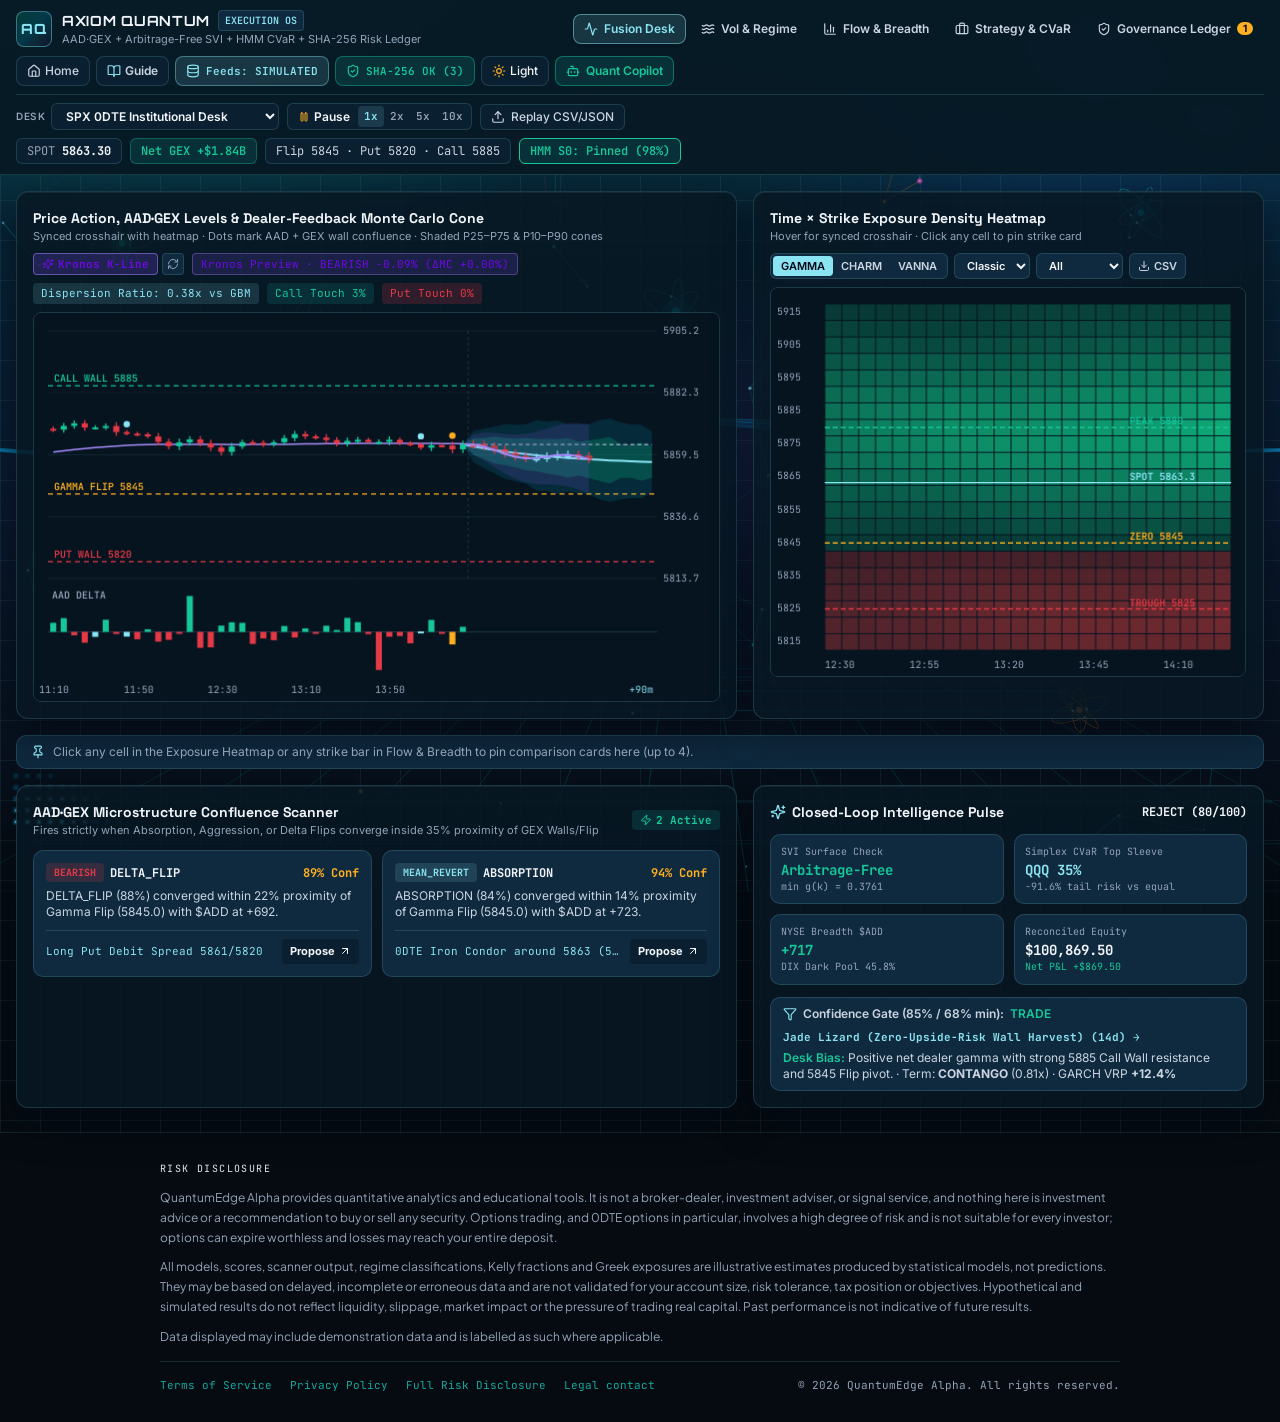
<file: app.html>
<!doctype html>
<html lang="en">
  <head>
    <meta charset="UTF-8" />
    <meta name="viewport" content="width=device-width, initial-scale=1.0, viewport-fit=cover" />
    <meta name="apple-mobile-web-app-capable" content="yes" />
    <meta name="mobile-web-app-capable" content="yes" />
    <meta name="apple-mobile-web-app-status-bar-style" content="black-translucent" />
    <title>QuantumEdge Alpha | Institutional Quant Analytics & 0DTE Volatility Engine</title>
    <meta name="description" content="Institutional-grade quant tools, real-time Greek exposure models (GEX/Vanna/Charm), dynamic Kelly position sizing, and 0DTE volatility scanner for algorithmic retail traders." />
    <link rel="canonical" href="https://www.quantumedgealpha.com/app.html" />
    <meta name="keywords" content="quant trading, 0DTE options, gamma exposure, GEX, Vanna, Charm, Kelly criterion, market regime detection, volatility surface, fear and greed index, options flow" />
    <meta name="author" content="QuantumEdge Alpha" />
    <meta name="publisher" content="QuantumEdge Alpha" />
    <meta name="theme-color" content="#0A2540" />
    <meta name="robots" content="index,follow,max-image-preview:large,max-snippet:-1" />

    <!-- OpenGraph / Facebook / LinkedIn / Slack -->
    <meta property="og:type" content="website" />
    <meta property="og:url" content="https://www.quantumedgealpha.com/app.html" />
    <meta property="og:site_name" content="QuantumEdge Alpha" />
    <meta property="og:title" content="QuantumEdge Alpha | Institutional Quant Analytics & 0DTE Engine" />
    <meta property="og:description" content="Harness the next generation of predictive quantum intelligence: second-order Greeks (GEX, Vanna, Charm), HMM regime detection, dynamic Kelly sizing, and real-time 0DTE options flow." />
    <meta property="og:image" content="https://www.quantumedgealpha.com/assets/brand/og-image.jpg" />
    <meta property="og:image:width" content="1200" />
    <meta property="og:image:height" content="630" />
    <meta property="og:image:alt" content="QuantumEdge Alpha - Institutional Quant Analytics Platform" />

    <!-- Twitter / X -->
    <meta name="twitter:card" content="summary_large_image" />
    <meta name="twitter:site" content="@QuantumEdgeAlpha" />
    <meta name="twitter:creator" content="@ShortGammaGambler" />
    <meta name="twitter:domain" content="www.quantumedgealpha.com" />
    <meta name="twitter:url" content="https://www.quantumedgealpha.com/app.html" />
    <meta name="twitter:title" content="QuantumEdge Alpha | Institutional Quant Analytics & 0DTE Engine" />
    <meta name="twitter:description" content="Market-maker Greek exposure models, HMM regime detection, 3D volatility surface, and dynamic Kelly position sizing." />
    <meta name="twitter:image" content="https://www.quantumedgealpha.com/assets/brand/og-image.jpg" />

    <!-- Favicon & Web Manifest -->
    <link rel="icon" type="image/svg+xml" href="/assets/brand/mark.svg" />
<link rel="icon" type="image/png" sizes="32x32" href="/assets/brand/favicon-32.png" />
<link rel="apple-touch-icon" sizes="180x180" href="/assets/brand/apple-touch-icon.png" />
    <link rel="manifest" href="/manifest.json" />
<meta name="application-name" content="QuantumEdge Alpha" />
<meta name="apple-mobile-web-app-title" content="QuantumEdge" />

    <!-- Google Fonts -->
    <link rel="preconnect" href="https://fonts.googleapis.com">
    <link rel="preconnect" href="https://fonts.gstatic.com" crossorigin>
    <link href="https://fonts.googleapis.com/css2?family=Inter:wght@400;500;600;700&family=JetBrains+Mono:wght@400;500;600;700&family=Orbitron:wght@600;700;800&family=Plus+Jakarta+Sans:wght@400;500;600;700;800&family=Space+Grotesk:wght@500;600;700&display=swap" rel="stylesheet">

    <!-- Schema.org Structured Data (JSON-LD) -->
    <script type="application/ld+json">
    {
      "@context": "https://schema.org",
      "@type": "WebApplication",
      "name": "QuantumEdge Alpha",
      "url": "https://www.quantumedgealpha.com/",
      "applicationCategory": "FinanceApplication",
      "operatingSystem": "All",
      "description": "Institutional-grade quant tools, real-time Greek exposure models (GEX/Vanna/Charm), dynamic Kelly position sizing, and 0DTE volatility scanner for algorithmic retail traders.",
      "image": "https://www.quantumedgealpha.com/assets/brand/og-image.jpg",
      "publisher": {
        "@type": "Organization",
        "name": "QuantumEdge Alpha",
        "url": "https://www.quantumedgealpha.com/",
        "logo": "https://www.quantumedgealpha.com/assets/brand/og-image.jpg",
        "sameAs": [
          "https://github.com/ShortGammaGambler"
        ]
      },
      "offers": {
        "@type": "AggregateOffer",
        "priceCurrency": "USD",
        "lowPrice": "0",
        "highPrice": "199",
        "offerCount": "3"
      },
      "featureList": [
        "Real-Time GEX, DEX, Vanna & Charm + AAD Microstructure Confluence Scanner",
        "Arbitrage-Free Gatheral SVI Volatility Surface, Term Structure & 25-Delta Skew",
        "Stationary GARCH(1,1) VRP, 3-State HMM Regime Detection & Dealer-Feedback Monte Carlo",
        "Confidence-Gated Options Recommender (Iron Condor, Jade Lizard, Ratio, Calendar & Verticals)",
        "Dynamic Fractional Kelly Sizing, Projected Simplex CVaR & 3-Fold Purged Walk-Forward",
        "Cryptographic SHA-256 Risk Governance Ledger & Reconciled Blotter"
      ]
    }
    </script>
    <script type="module" crossorigin src="/assets/axiom-index-Bdc7t8H4.js"></script>
    <link rel="stylesheet" crossorigin href="/assets/axiom-index-CD-F4aJw.css">
    <link rel="stylesheet" href="/assets/theme-qe.css" />
    <script>
      (function(){try{var t=localStorage.getItem('qe-theme')||localStorage.getItem('axiom-theme');var d=t?t==='dark':true;document.documentElement.classList.toggle('dark',d);document.documentElement.setAttribute('data-theme',d?'dark':'light');}catch(e){document.documentElement.classList.add('dark');document.documentElement.setAttribute('data-theme','dark');}})();
    </script>
    <style>
      html.dark #qe-legal-interim{background:#050B11!important;border-top-color:rgba(138,228,242,.12)!important;color:#94A3B8!important;}
      html.dark #qe-legal-interim > div > div:first-child{color:#E2E8F0!important;}
      html.dark #qe-legal-interim a{color:#13A89E!important;}
      html.dark #qe-legal-interim > div > div:last-child{border-top-color:rgba(138,228,242,.12)!important;}
      @media (max-width: 767px){#qe-legal-interim{padding-bottom:calc(84px + env(safe-area-inset-bottom,0px))!important;}}
    </style>
  </head>
  <body class="bg-[#F4F8FD] dark:bg-[#050B11] text-slate-900 dark:text-slate-100 antialiased selection:bg-[#13A89E]/25 selection:text-white">
        <div id="root"></div>

    <!-- Interim legal disclosure. Remove once <RiskDisclosure/> ships in the app footer. -->
    <footer id="qe-legal-interim" style="font-family:'Plus Jakarta Sans',system-ui,sans-serif;border-top:1px solid #E2E8F0;padding:28px 24px;background:#FFFFFF;color:#475569;font-size:12px;line-height:1.65;">
      <div style="max-width:960px;margin:0 auto;">
        <div style="font-family:'JetBrains Mono',monospace;font-size:10px;letter-spacing:.14em;text-transform:uppercase;color:#0A2540;margin-bottom:10px;">Risk Disclosure</div>
        <p style="margin:0 0 10px;">QuantumEdge Alpha provides quantitative analytics and educational tools. It is not a broker-dealer, investment adviser, or signal service, and nothing here is investment advice or a recommendation to buy or sell any security. Options trading, and 0DTE options in particular, involves a high degree of risk and is not suitable for every investor; options can expire worthless and losses may reach your entire deposit.</p>
        <p style="margin:0 0 10px;">All models, scores, scanner output, regime classifications, Kelly fractions and Greek exposures are illustrative estimates produced by statistical models, not predictions. They may be based on delayed, incomplete or erroneous data and are not validated for your account size, risk tolerance, tax position or objectives. Hypothetical and simulated results do not reflect liquidity, slippage, market impact or the pressure of trading real capital. Past performance is not indicative of future results.</p>
        <p style="margin:0 0 14px;color:#94A3B8;">Data displayed may include demonstration data and is labelled as such where applicable.</p>
        <div style="display:flex;flex-wrap:wrap;gap:18px;font-family:'JetBrains Mono',monospace;font-size:11px;padding-top:14px;border-top:1px solid #E2E8F0;">
          <a href="/terms.html" style="color:#00A87A;text-decoration:none;">Terms of Service</a>
          <a href="/privacy.html" style="color:#00A87A;text-decoration:none;">Privacy Policy</a>
          <a href="/risk-disclosure.html" style="color:#00A87A;text-decoration:none;">Full Risk Disclosure</a>
          <a href="mailto:legal@quantumedgealpha.com" style="color:#00A87A;text-decoration:none;">Legal contact</a>
          <span style="margin-left:auto;color:#94A3B8;">&copy; 2026 QuantumEdge Alpha. All rights reserved.</span>
        </div>
      </div>
    </footer>
    <script>
      if ('serviceWorker' in navigator && (location.protocol === 'https:' || location.hostname === 'localhost')) {
        window.addEventListener('load', function () {
          navigator.serviceWorker.register('/sw.js').catch(function () {});
        });
      }
    </script>
  </body>
</html>
</file>
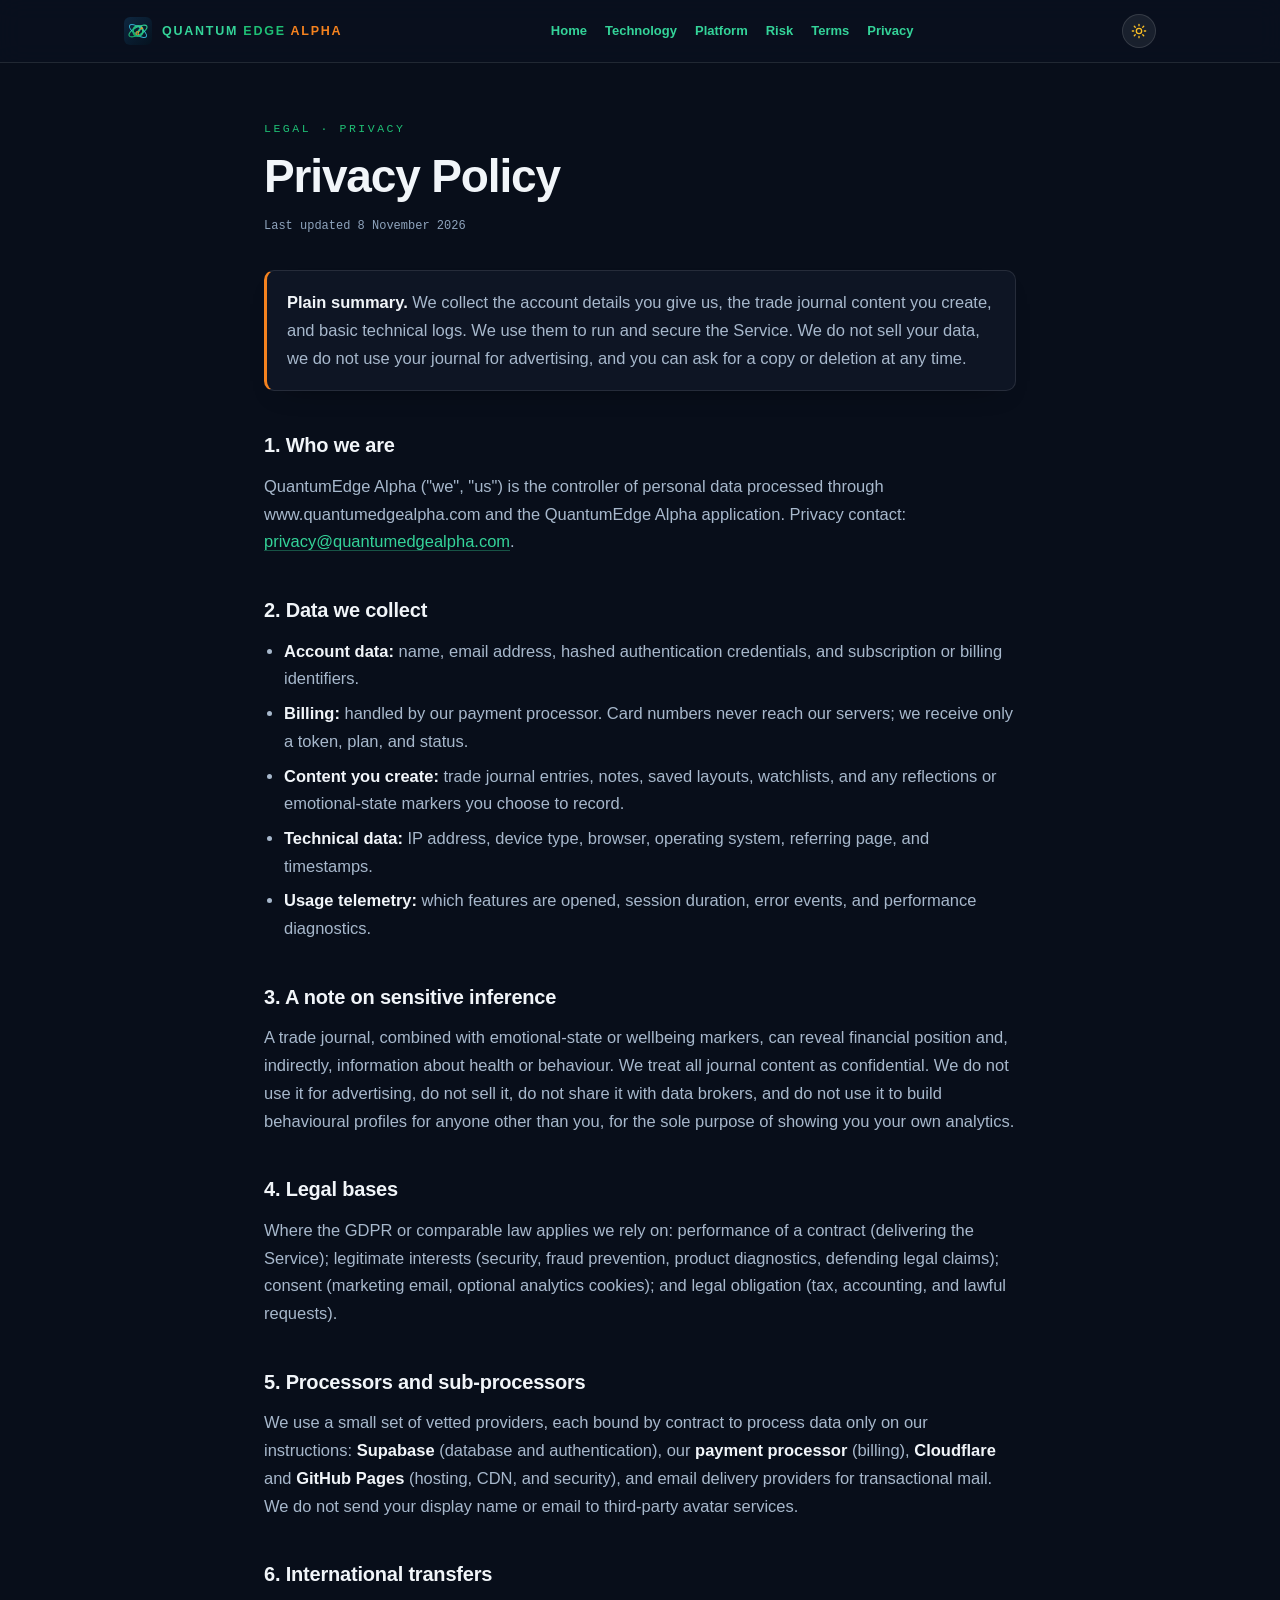
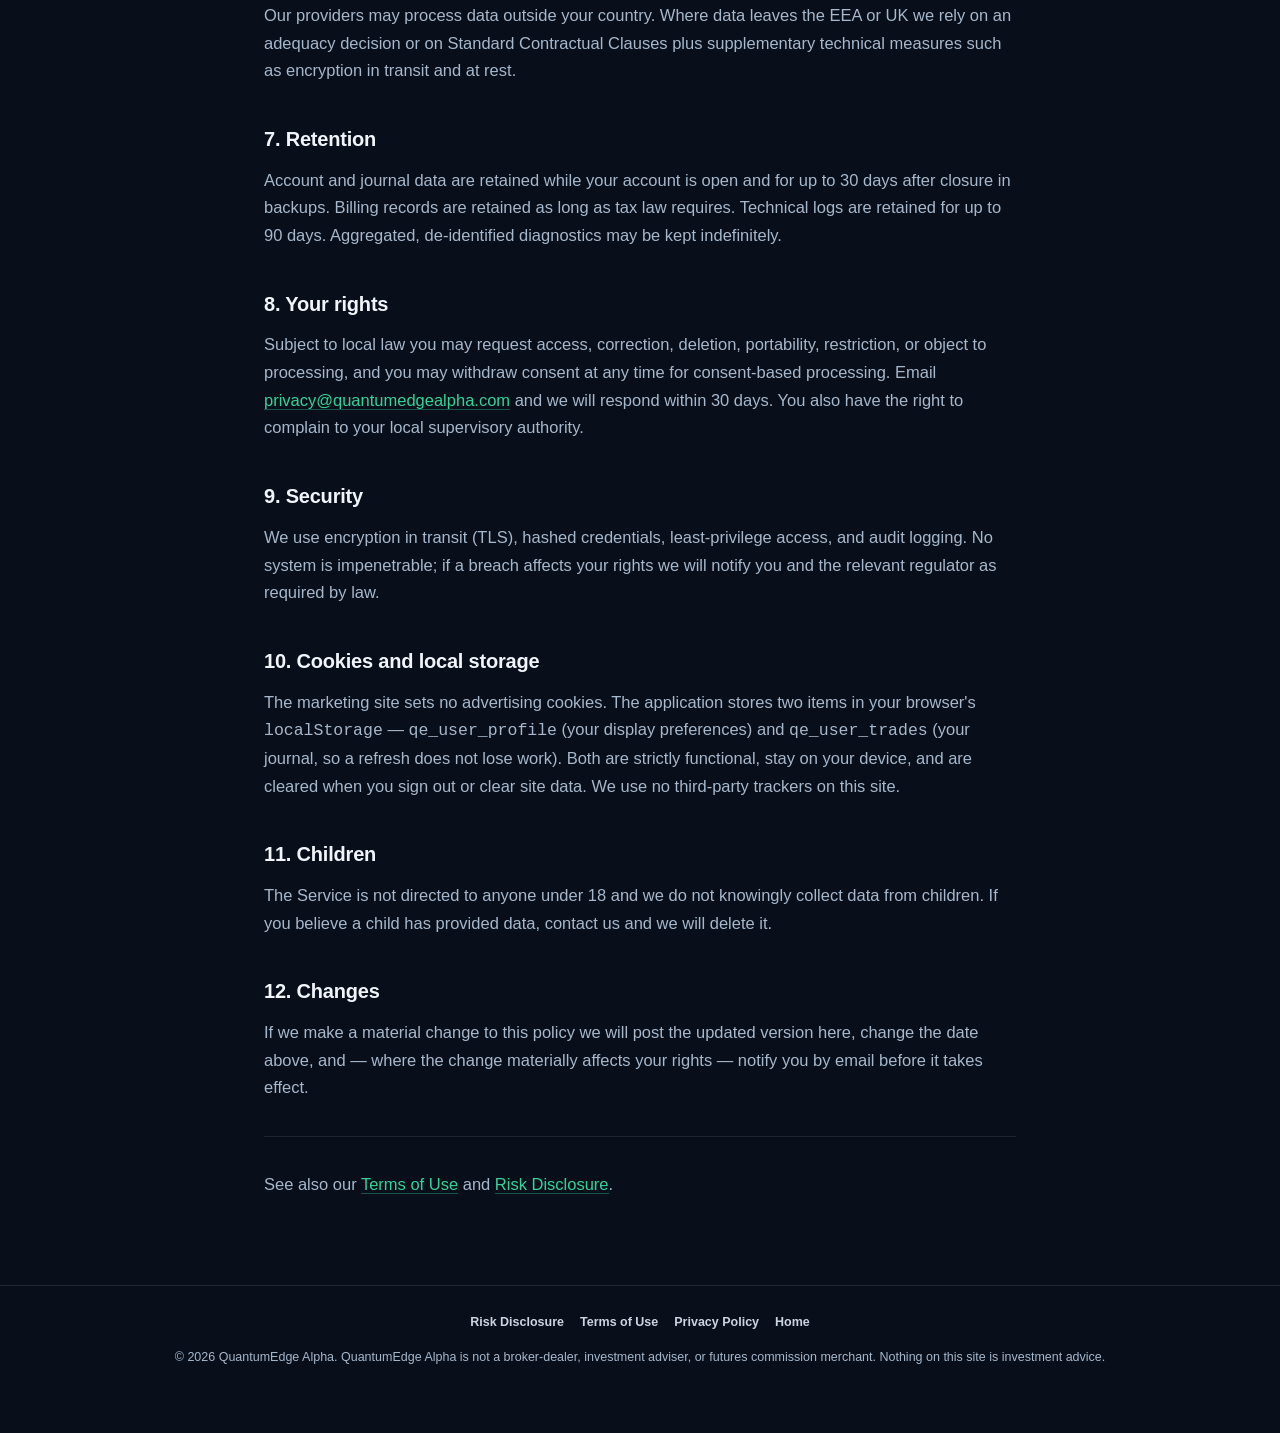
<file: privacy.html>
<!DOCTYPE html>
<html lang="en">
<head>
<meta charset="utf-8" />
<meta name="viewport" content="width=device-width,initial-scale=1" />
<title>Privacy Policy — QuantumEdge Alpha</title>
<meta name="description" content="How QuantumEdge Alpha collects, uses, and protects personal data: account details, trade journal content, telemetry, retention, your rights, and a no-tracker commitment." />
<meta name="theme-color" content="#0A2540" />
<link rel="canonical" href="https://www.quantumedgealpha.com/privacy.html" />
<meta name="robots" content="index,follow,max-image-preview:large,max-snippet:-1" />
<link rel="icon" href="/assets/brand/mark.svg" type="image/svg+xml" />
<link rel="icon" type="image/png" sizes="32x32" href="/assets/brand/favicon-32.png" />
<link rel="apple-touch-icon" sizes="180x180" href="/assets/brand/apple-touch-icon.png" />
<link rel="manifest" href="/manifest.json" />
<link rel="preload" href="/assets/theme-qe.css" as="style" />
<link rel="stylesheet" href="/assets/theme-qe.css" />
<script>
  (function(){try{var t=localStorage.getItem('qe-theme');var d=t?t==='dark':window.matchMedia&&window.matchMedia('(prefers-color-scheme: dark)').matches;document.documentElement.classList.toggle('dark',d);}catch(e){}})();
</script>
<meta property="og:type" content="article" />
<meta property="og:site_name" content="QuantumEdge Alpha" />
<meta property="og:url" content="https://www.quantumedgealpha.com/privacy.html" />
<meta property="og:title" content="Privacy Policy — QuantumEdge Alpha" />
<meta property="og:description" content="How QuantumEdge Alpha collects, uses, and protects personal data: account details, trade journal content, telemetry, retention, your rights, and a no-tracker commitment." />
<meta property="og:image" content="https://www.quantumedgealpha.com/assets/brand/og-image.jpg" />
<meta name="twitter:card" content="summary_large_image" />
<style>
:root{--ink:#0A2540;--ink-soft:#3C546E;--green:#1FBF75;--green-b:#34D399;--orange:#F5821F;--cyan:#39C7E8;--bg:#F1F6FC;--line:#DCE7F3;--mono:"JetBrains Mono",ui-monospace,SFMono-Regular,Menlo,monospace;--font:"Plus Jakarta Sans",-apple-system,BlinkMacSystemFont,"Segoe UI",Roboto,Helvetica,Arial,sans-serif}
*{box-sizing:border-box}
html{-webkit-text-size-adjust:100%}
body{margin:0;background:var(--bg);color:var(--ink);font-family:var(--font);line-height:1.68;font-size:16.5px;-webkit-font-smoothing:antialiased}
a{color:#127a4e;text-decoration:none;border-bottom:1px solid rgba(31,191,117,.35)}
a:hover{border-bottom-color:var(--green)}
.wrap{width:100%;max-width:1080px;margin:0 auto;padding:0 24px}
.docnav{position:sticky;top:0;z-index:20;background:rgba(241,246,252,.86);backdrop-filter:blur(12px);border-bottom:1px solid var(--line)}
.docnav .wrap{display:flex;align-items:center;justify-content:space-between;gap:16px;height:62px}
.brand{display:flex;align-items:center;gap:10px;font-weight:800;letter-spacing:.14em;font-size:12.5px;color:var(--ink);border:0}
.brand img{width:28px;height:28px;display:block}
.brand .e{color:var(--green)}.brand .a{color:var(--orange)}
.docnav nav{display:flex;gap:18px;font-size:13px;font-weight:600;color:var(--ink-soft);flex-wrap:wrap}
.docnav nav a{border:0;color:inherit}
.docnav nav a:hover{color:var(--ink)}
.doc{max-width:800px;margin:0 auto;padding:56px 24px 72px}
.eyebrow{font-family:var(--mono);font-size:11.5px;letter-spacing:.22em;text-transform:uppercase;color:var(--green);margin:0 0 14px}
h1{font-size:clamp(30px,4.6vw,46px);line-height:1.08;letter-spacing:-.025em;margin:0 0 14px;font-weight:800}
.updated{font-family:var(--mono);font-size:12px;color:#6B7F94;margin:0 0 34px}
h2{font-size:20px;letter-spacing:-.01em;margin:38px 0 10px;font-weight:800}
h3{font-size:15.5px;margin:24px 0 8px;font-weight:700;color:var(--ink)}
p{margin:0 0 14px;color:var(--ink-soft)}
ul{margin:0 0 16px;padding-left:20px;color:var(--ink-soft)}
li{margin:0 0 7px}
strong{color:var(--ink)}
.callout{background:#fff;border:1px solid var(--line);border-left:3px solid var(--orange);border-radius:10px;padding:18px 20px;margin:0 0 26px;box-shadow:0 12px 30px -22px rgba(10,37,64,.5)}
.callout p:last-child{margin:0}
.toc{background:#fff;border:1px solid var(--line);border-radius:12px;padding:18px 22px;margin:0 0 30px}
.toc ol{margin:0;padding-left:18px;font-size:14px;color:var(--ink-soft)}
.toc a{border:0}
hr{border:0;border-top:1px solid var(--line);margin:34px 0}
.docfoot{border-top:1px solid var(--line);padding:26px 24px 52px;text-align:center;font-size:12.5px;color:#7A8CA0}
.docfoot a{border:0;margin:0 8px;color:#3C546E;font-weight:600}
@media(max-width:640px){.doc{padding:38px 20px 60px}.docnav nav{font-size:12px;gap:12px}}
.theme-btn{display:inline-flex;align-items:center;justify-content:center;width:34px;height:34px;border-radius:999px;border:1px solid var(--line);background:rgba(255,255,255,.72);color:var(--ink-soft);cursor:pointer;flex-shrink:0;transition:background .18s,color .18s}
.theme-btn:hover{background:#fff;color:var(--ink)}
.theme-btn svg{width:16px;height:16px}
.theme-btn .ico-sun{display:none}
html.dark .theme-btn .ico-sun{display:block;color:#FBBF24}
html.dark .theme-btn .ico-moon{display:none}
html.dark{--ink:#F1F5F9;--ink-soft:#A7B8CC;--bg:#080E1A;--line:rgba(255,255,255,.10)}
html.dark a{color:#34D399;border-bottom-color:rgba(52,211,153,.35)}
html.dark .docnav{background:rgba(10,17,30,.88)}
html.dark .theme-btn{background:rgba(255,255,255,.07);border-color:rgba(255,255,255,.12);color:#CBD5E1}
html.dark .theme-btn:hover{background:rgba(255,255,255,.14);color:#FFF}
html.dark .updated{color:#8FA4BD}
html.dark .callout,html.dark .toc{background:#0E1524;box-shadow:0 12px 30px -22px rgba(0,0,0,.75)}
html.dark .docfoot{color:#8FA4BD}
html.dark .docfoot a{color:#CBD5E1}
</style>
</head>
<body>
<header class="docnav">
  <div class="wrap">
    <a class="brand" href="/"><img src="/assets/brand/mark.svg" alt="" width="28" height="28" /><span>QUANTUM <span class="e">EDGE</span> <span class="a">ALPHA</span></span></a>
    <nav>
      <a href="/">Home</a>
      <a href="/#features">Technology</a>
      <a href="/app.html">Platform</a>
      <a href="/risk-disclosure.html">Risk</a>
      <a href="/terms.html">Terms</a>
      <a href="/privacy.html">Privacy</a>
    </nav>
    <button type="button" class="theme-btn" id="qe-theme-toggle" aria-label="Toggle dark theme" title="Toggle theme">
      <svg class="ico-sun" viewBox="0 0 24 24" fill="none" stroke="currentColor" stroke-width="2" stroke-linecap="round" stroke-linejoin="round" aria-hidden="true"><circle cx="12" cy="12" r="4"/><path d="M12 2v2M12 20v2M4.93 4.93l1.41 1.41M17.66 17.66l1.41 1.41M2 12h2M20 12h2M6.34 17.66l-1.41 1.41M19.07 4.93l-1.41 1.41"/></svg>
      <svg class="ico-moon" viewBox="0 0 24 24" fill="none" stroke="currentColor" stroke-width="2" stroke-linecap="round" stroke-linejoin="round" aria-hidden="true"><path d="M21 12.79A9 9 0 1 1 11.21 3 7 7 0 0 0 21 12.79z"/></svg>
    </button>
  </div>
</header>
<main class="doc">
  <p class="eyebrow">Legal · Privacy</p>
  <h1>Privacy Policy</h1>
  <p class="updated">Last updated 8 November 2026</p>

<div class="callout">
  <p><strong>Plain summary.</strong> We collect the account details you give us, the trade journal content you create, and basic technical logs. We use them to run and secure the Service. We do not sell your data, we do not use your journal for advertising, and you can ask for a copy or deletion at any time.</p>
</div>

<h2>1. Who we are</h2>
<p>QuantumEdge Alpha ("we", "us") is the controller of personal data processed through www.quantumedgealpha.com and the QuantumEdge Alpha application. Privacy contact: <a href="mailto:privacy@quantumedgealpha.com">privacy@quantumedgealpha.com</a>.</p>

<h2>2. Data we collect</h2>
<ul>
  <li><strong>Account data:</strong> name, email address, hashed authentication credentials, and subscription or billing identifiers.</li>
  <li><strong>Billing:</strong> handled by our payment processor. Card numbers never reach our servers; we receive only a token, plan, and status.</li>
  <li><strong>Content you create:</strong> trade journal entries, notes, saved layouts, watchlists, and any reflections or emotional-state markers you choose to record.</li>
  <li><strong>Technical data:</strong> IP address, device type, browser, operating system, referring page, and timestamps.</li>
  <li><strong>Usage telemetry:</strong> which features are opened, session duration, error events, and performance diagnostics.</li>
</ul>

<h2>3. A note on sensitive inference</h2>
<p>A trade journal, combined with emotional-state or wellbeing markers, can reveal financial position and, indirectly, information about health or behaviour. We treat all journal content as confidential. We do not use it for advertising, do not sell it, do not share it with data brokers, and do not use it to build behavioural profiles for anyone other than you, for the sole purpose of showing you your own analytics.</p>

<h2>4. Legal bases</h2>
<p>Where the GDPR or comparable law applies we rely on: performance of a contract (delivering the Service); legitimate interests (security, fraud prevention, product diagnostics, defending legal claims); consent (marketing email, optional analytics cookies); and legal obligation (tax, accounting, and lawful requests).</p>

<h2>5. Processors and sub-processors</h2>
<p>We use a small set of vetted providers, each bound by contract to process data only on our instructions: <strong>Supabase</strong> (database and authentication), our <strong>payment processor</strong> (billing), <strong>Cloudflare</strong> and <strong>GitHub Pages</strong> (hosting, CDN, and security), and email delivery providers for transactional mail. We do not send your display name or email to third-party avatar services.</p>

<h2>6. International transfers</h2>
<p>Our providers may process data outside your country. Where data leaves the EEA or UK we rely on an adequacy decision or on Standard Contractual Clauses plus supplementary technical measures such as encryption in transit and at rest.</p>

<h2>7. Retention</h2>
<p>Account and journal data are retained while your account is open and for up to 30 days after closure in backups. Billing records are retained as long as tax law requires. Technical logs are retained for up to 90 days. Aggregated, de-identified diagnostics may be kept indefinitely.</p>

<h2>8. Your rights</h2>
<p>Subject to local law you may request access, correction, deletion, portability, restriction, or object to processing, and you may withdraw consent at any time for consent-based processing. Email <a href="mailto:privacy@quantumedgealpha.com">privacy@quantumedgealpha.com</a> and we will respond within 30 days. You also have the right to complain to your local supervisory authority.</p>

<h2>9. Security</h2>
<p>We use encryption in transit (TLS), hashed credentials, least-privilege access, and audit logging. No system is impenetrable; if a breach affects your rights we will notify you and the relevant regulator as required by law.</p>

<h2>10. Cookies and local storage</h2>
<p>The marketing site sets no advertising cookies. The application stores two items in your browser's <code>localStorage</code> — <code>qe_user_profile</code> (your display preferences) and <code>qe_user_trades</code> (your journal, so a refresh does not lose work). Both are strictly functional, stay on your device, and are cleared when you sign out or clear site data. We use no third-party trackers on this site.</p>

<h2>11. Children</h2>
<p>The Service is not directed to anyone under 18 and we do not knowingly collect data from children. If you believe a child has provided data, contact us and we will delete it.</p>

<h2>12. Changes</h2>
<p>If we make a material change to this policy we will post the updated version here, change the date above, and — where the change materially affects your rights — notify you by email before it takes effect.</p>

<hr />
<p>See also our <a href="/terms.html">Terms of Use</a> and <a href="/risk-disclosure.html">Risk Disclosure</a>.</p>

</main>
<div class="docfoot">
  <p><a href="/risk-disclosure.html">Risk Disclosure</a><a href="/terms.html">Terms of Use</a><a href="/privacy.html">Privacy Policy</a><a href="/">Home</a></p>
  <p>&copy; 2026 QuantumEdge Alpha. QuantumEdge Alpha is not a broker-dealer, investment adviser, or futures commission merchant. Nothing on this site is investment advice.</p>
</div>
<script>
  (function(){var b=document.getElementById('qe-theme-toggle');if(!b)return;b.addEventListener('click',function(){var d=!document.documentElement.classList.contains('dark');document.documentElement.classList.toggle('dark',d);try{localStorage.setItem('qe-theme',d?'dark':'light');}catch(e){}});})();
</script>
</body>
</html>
</file>
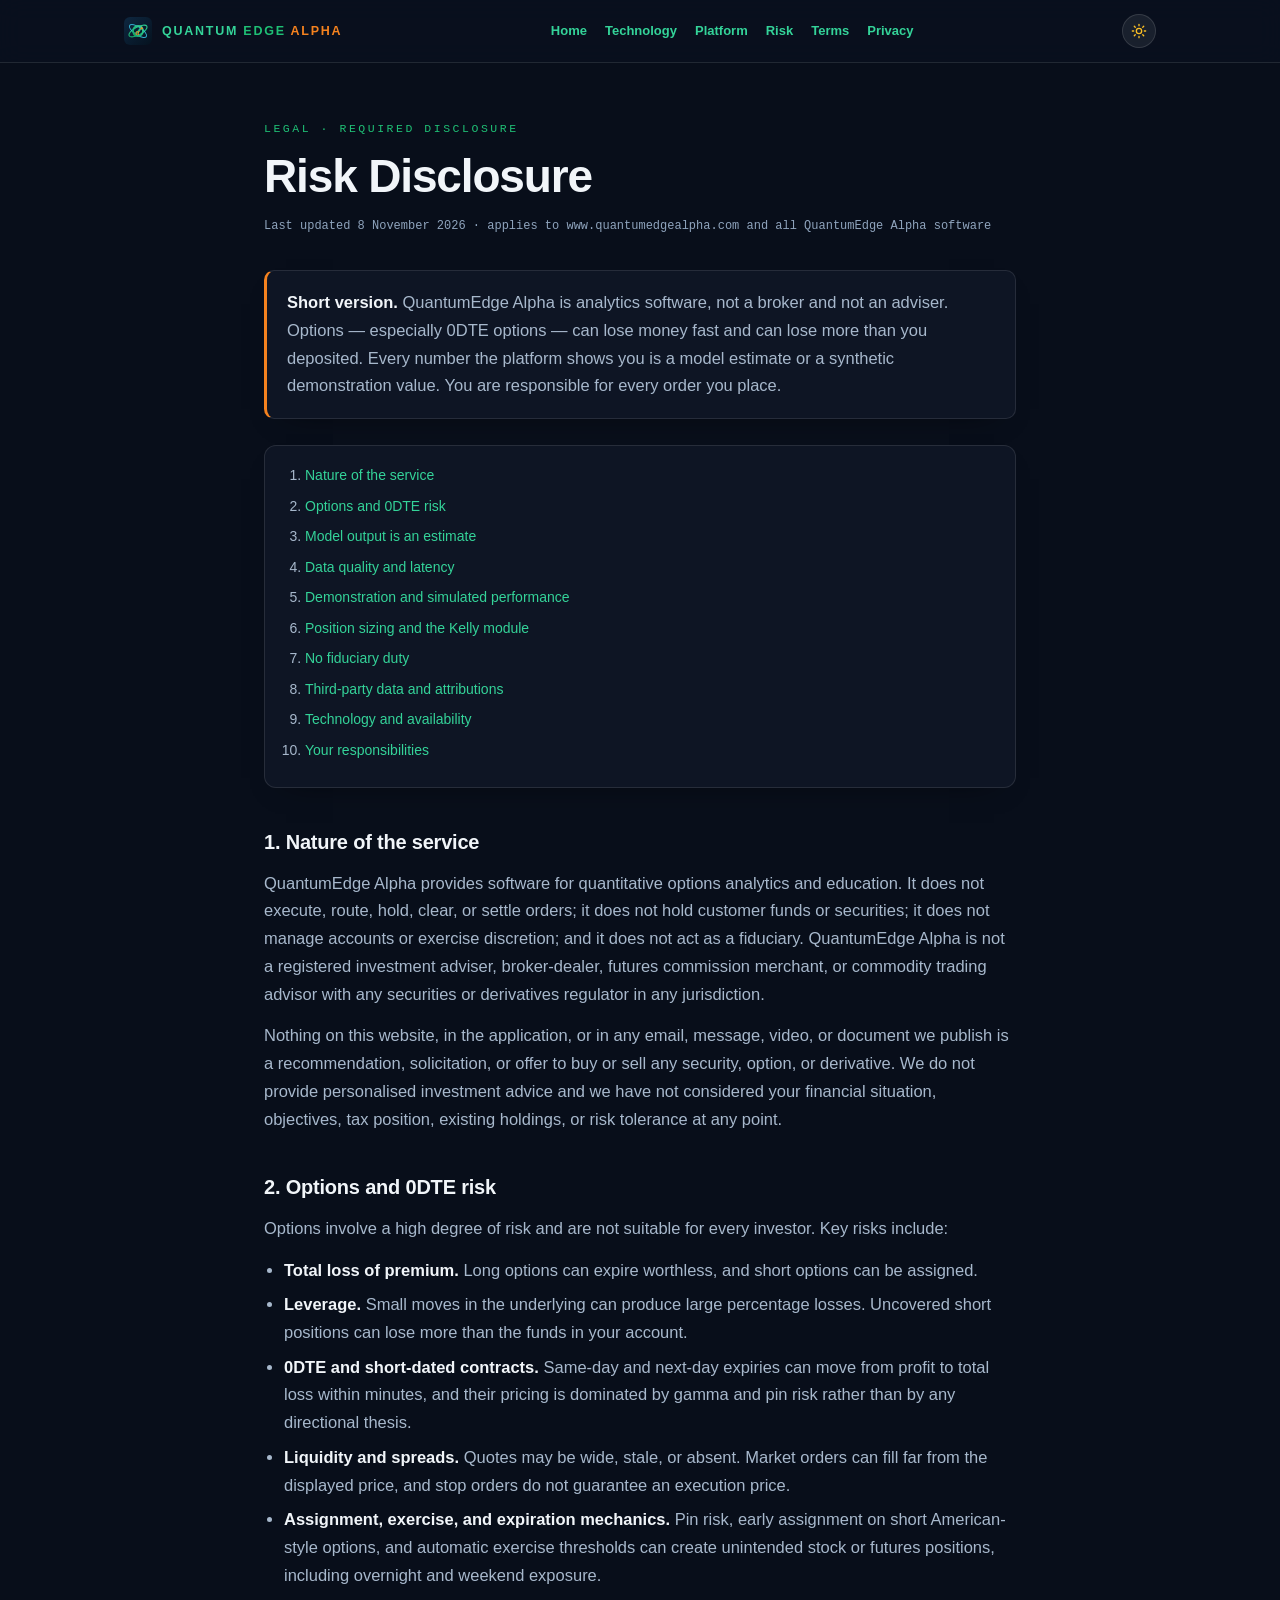
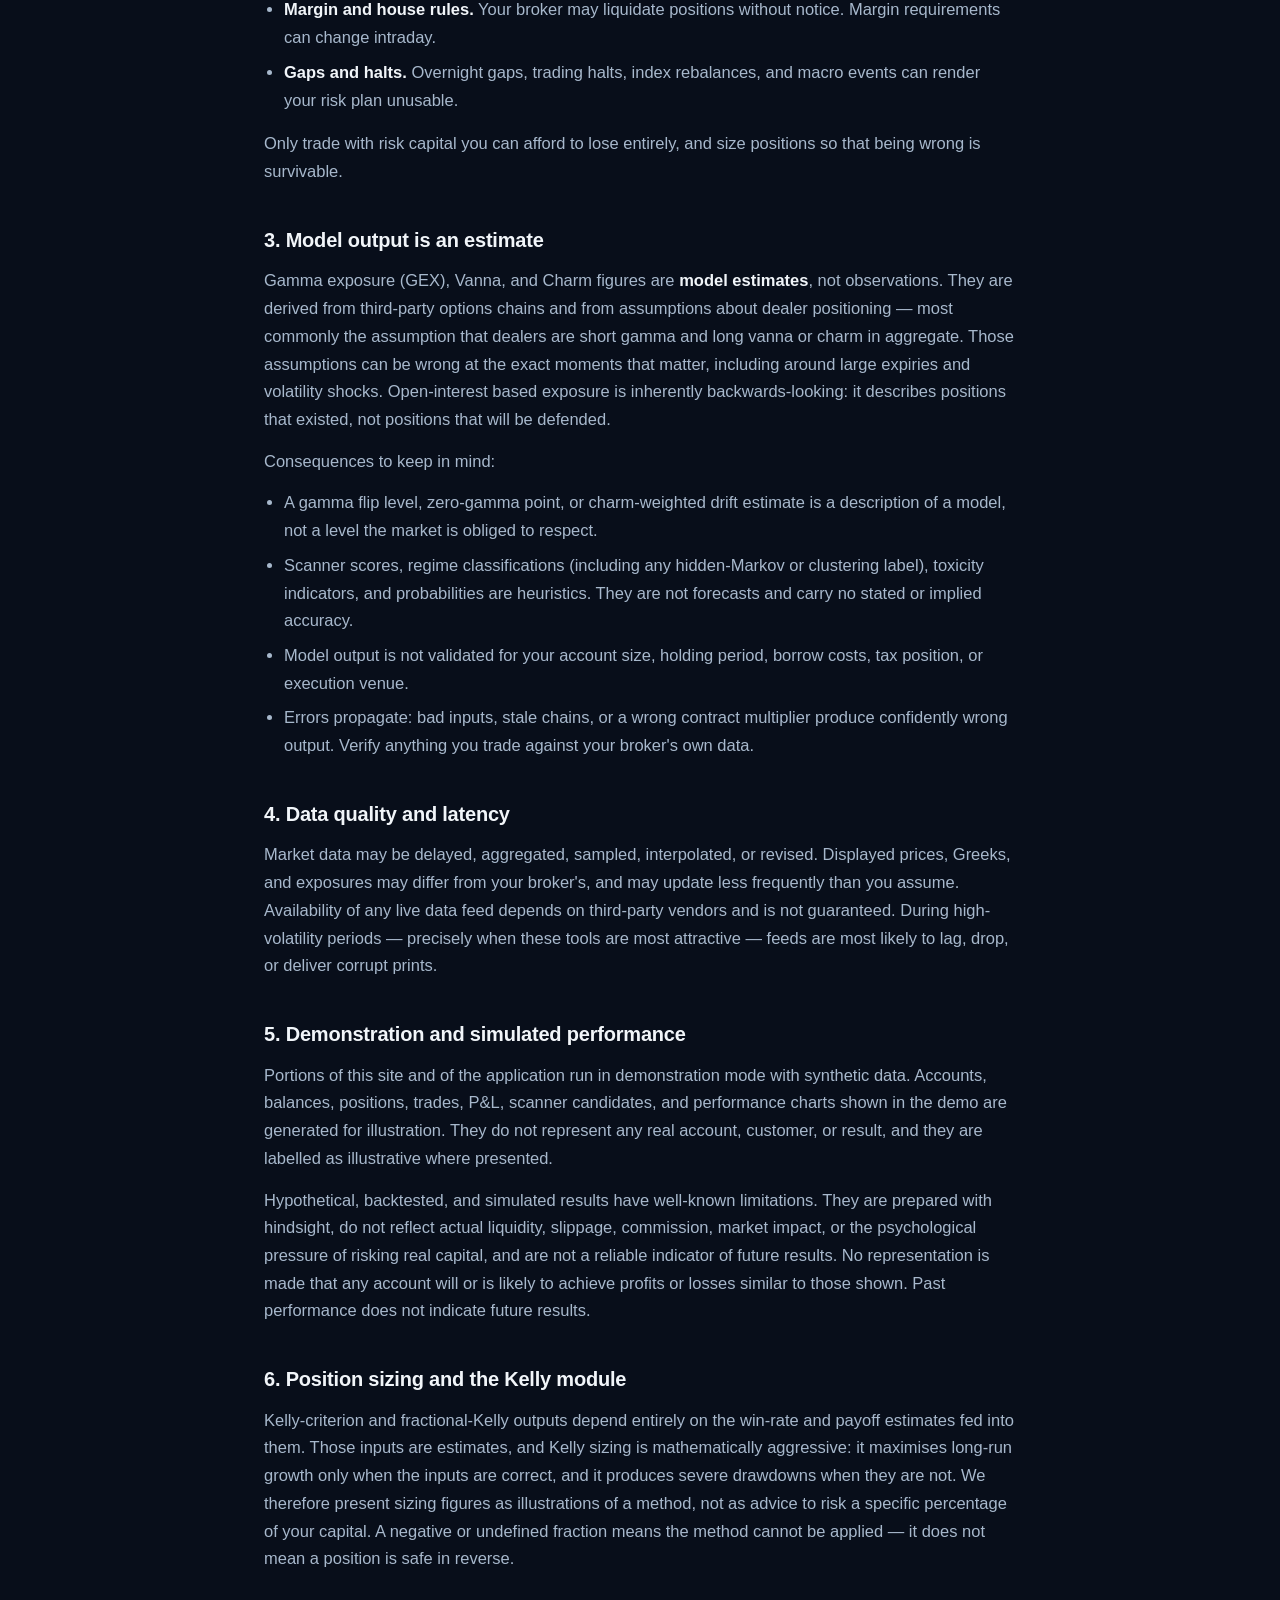
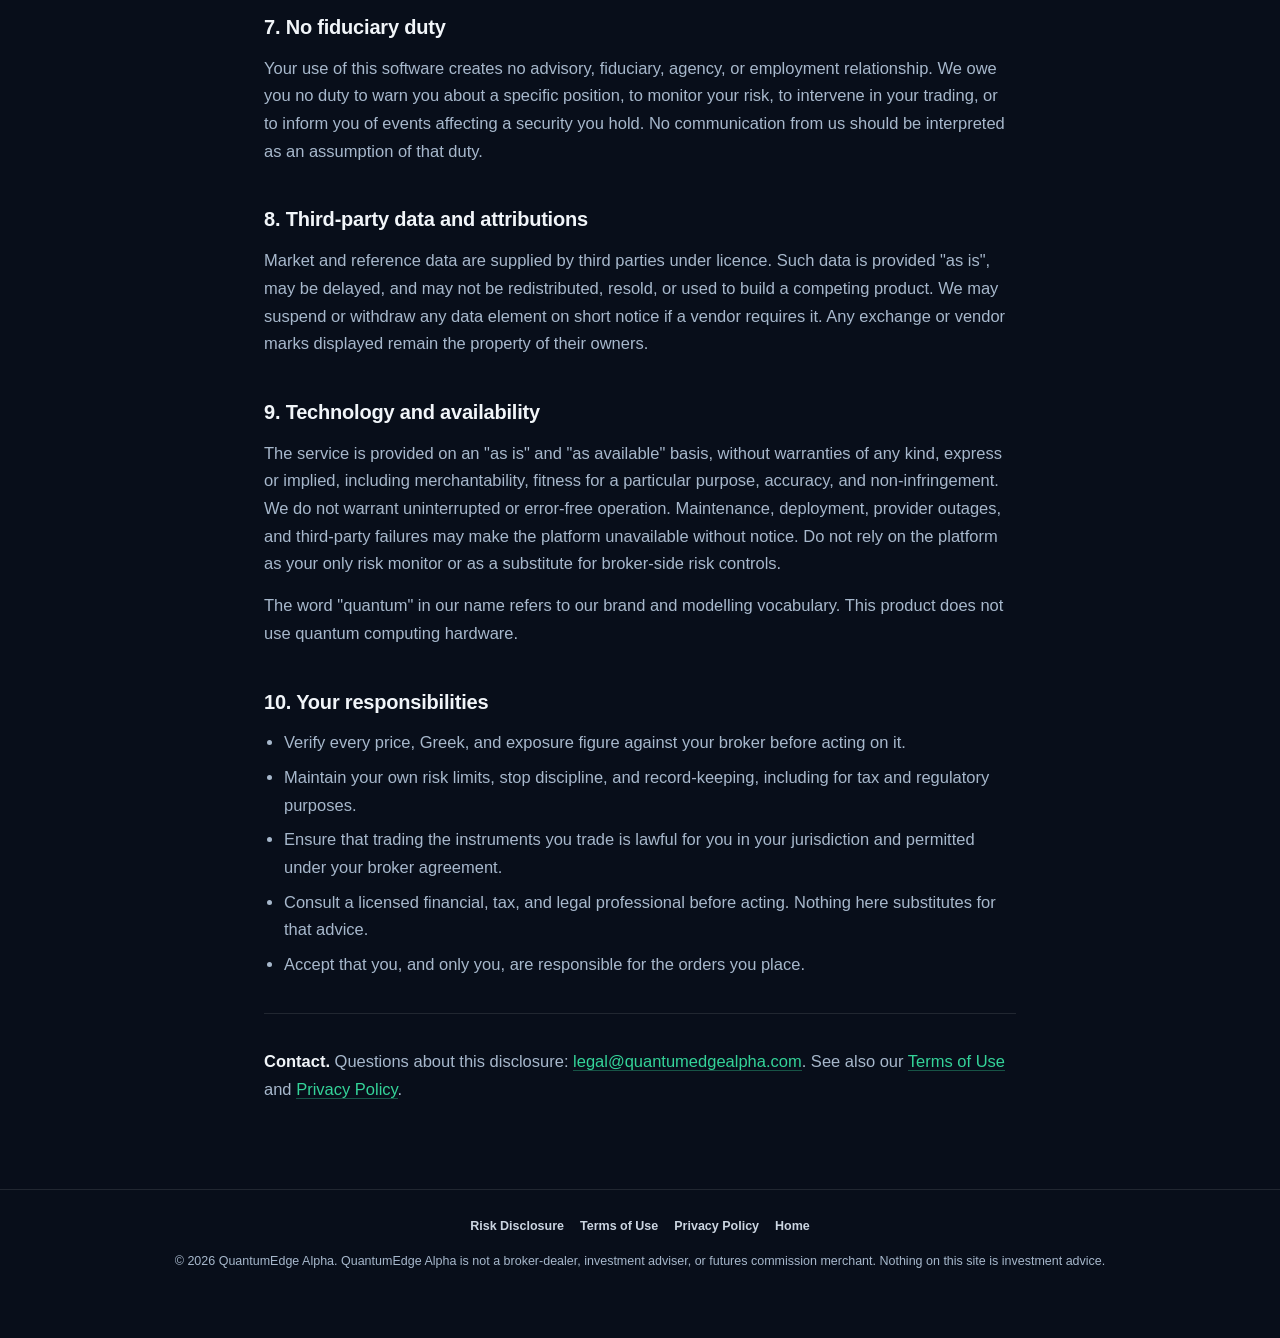
<file: risk-disclosure.html>
<!DOCTYPE html>
<html lang="en">
<head>
<meta charset="utf-8" />
<meta name="viewport" content="width=device-width,initial-scale=1" />
<title>Risk Disclosure — QuantumEdge Alpha</title>
<meta name="description" content="Full risk disclosure for QuantumEdge Alpha: options and 0DTE risk, model limitations of GEX, Vanna and Charm estimates, simulated performance, and Kelly sizing caveats." />
<meta name="theme-color" content="#0A2540" />
<link rel="canonical" href="https://www.quantumedgealpha.com/risk-disclosure.html" />
<meta name="robots" content="index,follow,max-image-preview:large,max-snippet:-1" />
<link rel="icon" href="/assets/brand/mark.svg" type="image/svg+xml" />
<link rel="icon" type="image/png" sizes="32x32" href="/assets/brand/favicon-32.png" />
<link rel="apple-touch-icon" sizes="180x180" href="/assets/brand/apple-touch-icon.png" />
<link rel="manifest" href="/manifest.json" />
<link rel="preload" href="/assets/theme-qe.css" as="style" />
<link rel="stylesheet" href="/assets/theme-qe.css" />
<script>
  (function(){try{var t=localStorage.getItem('qe-theme');var d=t?t==='dark':window.matchMedia&&window.matchMedia('(prefers-color-scheme: dark)').matches;document.documentElement.classList.toggle('dark',d);}catch(e){}})();
</script>
<meta property="og:type" content="article" />
<meta property="og:site_name" content="QuantumEdge Alpha" />
<meta property="og:url" content="https://www.quantumedgealpha.com/risk-disclosure.html" />
<meta property="og:title" content="Risk Disclosure — QuantumEdge Alpha" />
<meta property="og:description" content="Full risk disclosure for QuantumEdge Alpha: options and 0DTE risk, model limitations of GEX, Vanna and Charm estimates, simulated performance, and Kelly sizing caveats." />
<meta property="og:image" content="https://www.quantumedgealpha.com/assets/brand/og-image.jpg" />
<meta name="twitter:card" content="summary_large_image" />
<style>
:root{--ink:#0A2540;--ink-soft:#3C546E;--green:#1FBF75;--green-b:#34D399;--orange:#F5821F;--cyan:#39C7E8;--bg:#F1F6FC;--line:#DCE7F3;--mono:"JetBrains Mono",ui-monospace,SFMono-Regular,Menlo,monospace;--font:"Plus Jakarta Sans",-apple-system,BlinkMacSystemFont,"Segoe UI",Roboto,Helvetica,Arial,sans-serif}
*{box-sizing:border-box}
html{-webkit-text-size-adjust:100%}
body{margin:0;background:var(--bg);color:var(--ink);font-family:var(--font);line-height:1.68;font-size:16.5px;-webkit-font-smoothing:antialiased}
a{color:#127a4e;text-decoration:none;border-bottom:1px solid rgba(31,191,117,.35)}
a:hover{border-bottom-color:var(--green)}
.wrap{width:100%;max-width:1080px;margin:0 auto;padding:0 24px}
.docnav{position:sticky;top:0;z-index:20;background:rgba(241,246,252,.86);backdrop-filter:blur(12px);border-bottom:1px solid var(--line)}
.docnav .wrap{display:flex;align-items:center;justify-content:space-between;gap:16px;height:62px}
.brand{display:flex;align-items:center;gap:10px;font-weight:800;letter-spacing:.14em;font-size:12.5px;color:var(--ink);border:0}
.brand img{width:28px;height:28px;display:block}
.brand .e{color:var(--green)}.brand .a{color:var(--orange)}
.docnav nav{display:flex;gap:18px;font-size:13px;font-weight:600;color:var(--ink-soft);flex-wrap:wrap}
.docnav nav a{border:0;color:inherit}
.docnav nav a:hover{color:var(--ink)}
.doc{max-width:800px;margin:0 auto;padding:56px 24px 72px}
.eyebrow{font-family:var(--mono);font-size:11.5px;letter-spacing:.22em;text-transform:uppercase;color:var(--green);margin:0 0 14px}
h1{font-size:clamp(30px,4.6vw,46px);line-height:1.08;letter-spacing:-.025em;margin:0 0 14px;font-weight:800}
.updated{font-family:var(--mono);font-size:12px;color:#6B7F94;margin:0 0 34px}
h2{font-size:20px;letter-spacing:-.01em;margin:38px 0 10px;font-weight:800}
h3{font-size:15.5px;margin:24px 0 8px;font-weight:700;color:var(--ink)}
p{margin:0 0 14px;color:var(--ink-soft)}
ul{margin:0 0 16px;padding-left:20px;color:var(--ink-soft)}
li{margin:0 0 7px}
strong{color:var(--ink)}
.callout{background:#fff;border:1px solid var(--line);border-left:3px solid var(--orange);border-radius:10px;padding:18px 20px;margin:0 0 26px;box-shadow:0 12px 30px -22px rgba(10,37,64,.5)}
.callout p:last-child{margin:0}
.toc{background:#fff;border:1px solid var(--line);border-radius:12px;padding:18px 22px;margin:0 0 30px}
.toc ol{margin:0;padding-left:18px;font-size:14px;color:var(--ink-soft)}
.toc a{border:0}
hr{border:0;border-top:1px solid var(--line);margin:34px 0}
.docfoot{border-top:1px solid var(--line);padding:26px 24px 52px;text-align:center;font-size:12.5px;color:#7A8CA0}
.docfoot a{border:0;margin:0 8px;color:#3C546E;font-weight:600}
@media(max-width:640px){.doc{padding:38px 20px 60px}.docnav nav{font-size:12px;gap:12px}}
.theme-btn{display:inline-flex;align-items:center;justify-content:center;width:34px;height:34px;border-radius:999px;border:1px solid var(--line);background:rgba(255,255,255,.72);color:var(--ink-soft);cursor:pointer;flex-shrink:0;transition:background .18s,color .18s}
.theme-btn:hover{background:#fff;color:var(--ink)}
.theme-btn svg{width:16px;height:16px}
.theme-btn .ico-sun{display:none}
html.dark .theme-btn .ico-sun{display:block;color:#FBBF24}
html.dark .theme-btn .ico-moon{display:none}
html.dark{--ink:#F1F5F9;--ink-soft:#A7B8CC;--bg:#080E1A;--line:rgba(255,255,255,.10)}
html.dark a{color:#34D399;border-bottom-color:rgba(52,211,153,.35)}
html.dark .docnav{background:rgba(10,17,30,.88)}
html.dark .theme-btn{background:rgba(255,255,255,.07);border-color:rgba(255,255,255,.12);color:#CBD5E1}
html.dark .theme-btn:hover{background:rgba(255,255,255,.14);color:#FFF}
html.dark .updated{color:#8FA4BD}
html.dark .callout,html.dark .toc{background:#0E1524;box-shadow:0 12px 30px -22px rgba(0,0,0,.75)}
html.dark .docfoot{color:#8FA4BD}
html.dark .docfoot a{color:#CBD5E1}
</style>
</head>
<body>
<header class="docnav">
  <div class="wrap">
    <a class="brand" href="/"><img src="/assets/brand/mark.svg" alt="" width="28" height="28" /><span>QUANTUM <span class="e">EDGE</span> <span class="a">ALPHA</span></span></a>
    <nav>
      <a href="/">Home</a>
      <a href="/#features">Technology</a>
      <a href="/app.html">Platform</a>
      <a href="/risk-disclosure.html">Risk</a>
      <a href="/terms.html">Terms</a>
      <a href="/privacy.html">Privacy</a>
    </nav>
    <button type="button" class="theme-btn" id="qe-theme-toggle" aria-label="Toggle dark theme" title="Toggle theme">
      <svg class="ico-sun" viewBox="0 0 24 24" fill="none" stroke="currentColor" stroke-width="2" stroke-linecap="round" stroke-linejoin="round" aria-hidden="true"><circle cx="12" cy="12" r="4"/><path d="M12 2v2M12 20v2M4.93 4.93l1.41 1.41M17.66 17.66l1.41 1.41M2 12h2M20 12h2M6.34 17.66l-1.41 1.41M19.07 4.93l-1.41 1.41"/></svg>
      <svg class="ico-moon" viewBox="0 0 24 24" fill="none" stroke="currentColor" stroke-width="2" stroke-linecap="round" stroke-linejoin="round" aria-hidden="true"><path d="M21 12.79A9 9 0 1 1 11.21 3 7 7 0 0 0 21 12.79z"/></svg>
    </button>
  </div>
</header>
<main class="doc">
  <p class="eyebrow">Legal · Required disclosure</p>
  <h1>Risk Disclosure</h1>
  <p class="updated">Last updated 8 November 2026 · applies to www.quantumedgealpha.com and all QuantumEdge Alpha software</p>

<div class="callout">
  <p><strong>Short version.</strong> QuantumEdge Alpha is analytics software, not a broker and not an adviser. Options — especially 0DTE options — can lose money fast and can lose more than you deposited. Every number the platform shows you is a model estimate or a synthetic demonstration value. You are responsible for every order you place.</p>
</div>

<div class="toc">
  <ol>
    <li><a href="#r1">Nature of the service</a></li>
    <li><a href="#r2">Options and 0DTE risk</a></li>
    <li><a href="#r3">Model output is an estimate</a></li>
    <li><a href="#r4">Data quality and latency</a></li>
    <li><a href="#r5">Demonstration and simulated performance</a></li>
    <li><a href="#r6">Position sizing and the Kelly module</a></li>
    <li><a href="#r7">No fiduciary duty</a></li>
    <li><a href="#r8">Third-party data and attributions</a></li>
    <li><a href="#r9">Technology and availability</a></li>
    <li><a href="#r10">Your responsibilities</a></li>
  </ol>
</div>

<h2 id="r1">1. Nature of the service</h2>
<p>QuantumEdge Alpha provides software for quantitative options analytics and education. It does not execute, route, hold, clear, or settle orders; it does not hold customer funds or securities; it does not manage accounts or exercise discretion; and it does not act as a fiduciary. QuantumEdge Alpha is not a registered investment adviser, broker-dealer, futures commission merchant, or commodity trading advisor with any securities or derivatives regulator in any jurisdiction.</p>
<p>Nothing on this website, in the application, or in any email, message, video, or document we publish is a recommendation, solicitation, or offer to buy or sell any security, option, or derivative. We do not provide personalised investment advice and we have not considered your financial situation, objectives, tax position, existing holdings, or risk tolerance at any point.</p>

<h2 id="r2">2. Options and 0DTE risk</h2>
<p>Options involve a high degree of risk and are not suitable for every investor. Key risks include:</p>
<ul>
  <li><strong>Total loss of premium.</strong> Long options can expire worthless, and short options can be assigned.</li>
  <li><strong>Leverage.</strong> Small moves in the underlying can produce large percentage losses. Uncovered short positions can lose more than the funds in your account.</li>
  <li><strong>0DTE and short-dated contracts.</strong> Same-day and next-day expiries can move from profit to total loss within minutes, and their pricing is dominated by gamma and pin risk rather than by any directional thesis.</li>
  <li><strong>Liquidity and spreads.</strong> Quotes may be wide, stale, or absent. Market orders can fill far from the displayed price, and stop orders do not guarantee an execution price.</li>
  <li><strong>Assignment, exercise, and expiration mechanics.</strong> Pin risk, early assignment on short American-style options, and automatic exercise thresholds can create unintended stock or futures positions, including overnight and weekend exposure.</li>
  <li><strong>Margin and house rules.</strong> Your broker may liquidate positions without notice. Margin requirements can change intraday.</li>
  <li><strong>Gaps and halts.</strong> Overnight gaps, trading halts, index rebalances, and macro events can render your risk plan unusable.</li>
</ul>
<p>Only trade with risk capital you can afford to lose entirely, and size positions so that being wrong is survivable.</p>

<h2 id="r3">3. Model output is an estimate</h2>
<p>Gamma exposure (GEX), Vanna, and Charm figures are <strong>model estimates</strong>, not observations. They are derived from third-party options chains and from assumptions about dealer positioning — most commonly the assumption that dealers are short gamma and long vanna or charm in aggregate. Those assumptions can be wrong at the exact moments that matter, including around large expiries and volatility shocks. Open-interest based exposure is inherently backwards-looking: it describes positions that existed, not positions that will be defended.</p>
<p>Consequences to keep in mind:</p>
<ul>
  <li>A gamma flip level, zero-gamma point, or charm-weighted drift estimate is a description of a model, not a level the market is obliged to respect.</li>
  <li>Scanner scores, regime classifications (including any hidden-Markov or clustering label), toxicity indicators, and probabilities are heuristics. They are not forecasts and carry no stated or implied accuracy.</li>
  <li>Model output is not validated for your account size, holding period, borrow costs, tax position, or execution venue.</li>
  <li>Errors propagate: bad inputs, stale chains, or a wrong contract multiplier produce confidently wrong output. Verify anything you trade against your broker's own data.</li>
</ul>

<h2 id="r4">4. Data quality and latency</h2>
<p>Market data may be delayed, aggregated, sampled, interpolated, or revised. Displayed prices, Greeks, and exposures may differ from your broker's, and may update less frequently than you assume. Availability of any live data feed depends on third-party vendors and is not guaranteed. During high-volatility periods — precisely when these tools are most attractive — feeds are most likely to lag, drop, or deliver corrupt prints.</p>

<h2 id="r5">5. Demonstration and simulated performance</h2>
<p>Portions of this site and of the application run in demonstration mode with synthetic data. Accounts, balances, positions, trades, P&amp;L, scanner candidates, and performance charts shown in the demo are generated for illustration. They do not represent any real account, customer, or result, and they are labelled as illustrative where presented.</p>
<p>Hypothetical, backtested, and simulated results have well-known limitations. They are prepared with hindsight, do not reflect actual liquidity, slippage, commission, market impact, or the psychological pressure of risking real capital, and are not a reliable indicator of future results. No representation is made that any account will or is likely to achieve profits or losses similar to those shown. Past performance does not indicate future results.</p>

<h2 id="r6">6. Position sizing and the Kelly module</h2>
<p>Kelly-criterion and fractional-Kelly outputs depend entirely on the win-rate and payoff estimates fed into them. Those inputs are estimates, and Kelly sizing is mathematically aggressive: it maximises long-run growth only when the inputs are correct, and it produces severe drawdowns when they are not. We therefore present sizing figures as illustrations of a method, not as advice to risk a specific percentage of your capital. A negative or undefined fraction means the method cannot be applied — it does not mean a position is safe in reverse.</p>

<h2 id="r7">7. No fiduciary duty</h2>
<p>Your use of this software creates no advisory, fiduciary, agency, or employment relationship. We owe you no duty to warn you about a specific position, to monitor your risk, to intervene in your trading, or to inform you of events affecting a security you hold. No communication from us should be interpreted as an assumption of that duty.</p>

<h2 id="r8">8. Third-party data and attributions</h2>
<p>Market and reference data are supplied by third parties under licence. Such data is provided "as is", may be delayed, and may not be redistributed, resold, or used to build a competing product. We may suspend or withdraw any data element on short notice if a vendor requires it. Any exchange or vendor marks displayed remain the property of their owners.</p>

<h2 id="r9">9. Technology and availability</h2>
<p>The service is provided on an "as is" and "as available" basis, without warranties of any kind, express or implied, including merchantability, fitness for a particular purpose, accuracy, and non-infringement. We do not warrant uninterrupted or error-free operation. Maintenance, deployment, provider outages, and third-party failures may make the platform unavailable without notice. Do not rely on the platform as your only risk monitor or as a substitute for broker-side risk controls.</p>
<p>The word "quantum" in our name refers to our brand and modelling vocabulary. This product does not use quantum computing hardware.</p>

<h2 id="r10">10. Your responsibilities</h2>
<ul>
  <li>Verify every price, Greek, and exposure figure against your broker before acting on it.</li>
  <li>Maintain your own risk limits, stop discipline, and record-keeping, including for tax and regulatory purposes.</li>
  <li>Ensure that trading the instruments you trade is lawful for you in your jurisdiction and permitted under your broker agreement.</li>
  <li>Consult a licensed financial, tax, and legal professional before acting. Nothing here substitutes for that advice.</li>
  <li>Accept that you, and only you, are responsible for the orders you place.</li>
</ul>

<hr />
<p><strong>Contact.</strong> Questions about this disclosure: <a href="mailto:legal@quantumedgealpha.com">legal@quantumedgealpha.com</a>. See also our <a href="/terms.html">Terms of Use</a> and <a href="/privacy.html">Privacy Policy</a>.</p>

</main>
<div class="docfoot">
  <p><a href="/risk-disclosure.html">Risk Disclosure</a><a href="/terms.html">Terms of Use</a><a href="/privacy.html">Privacy Policy</a><a href="/">Home</a></p>
  <p>&copy; 2026 QuantumEdge Alpha. QuantumEdge Alpha is not a broker-dealer, investment adviser, or futures commission merchant. Nothing on this site is investment advice.</p>
</div>
<script>
  (function(){var b=document.getElementById('qe-theme-toggle');if(!b)return;b.addEventListener('click',function(){var d=!document.documentElement.classList.contains('dark');document.documentElement.classList.toggle('dark',d);try{localStorage.setItem('qe-theme',d?'dark':'light');}catch(e){}});})();
</script>
</body>
</html>
</file>
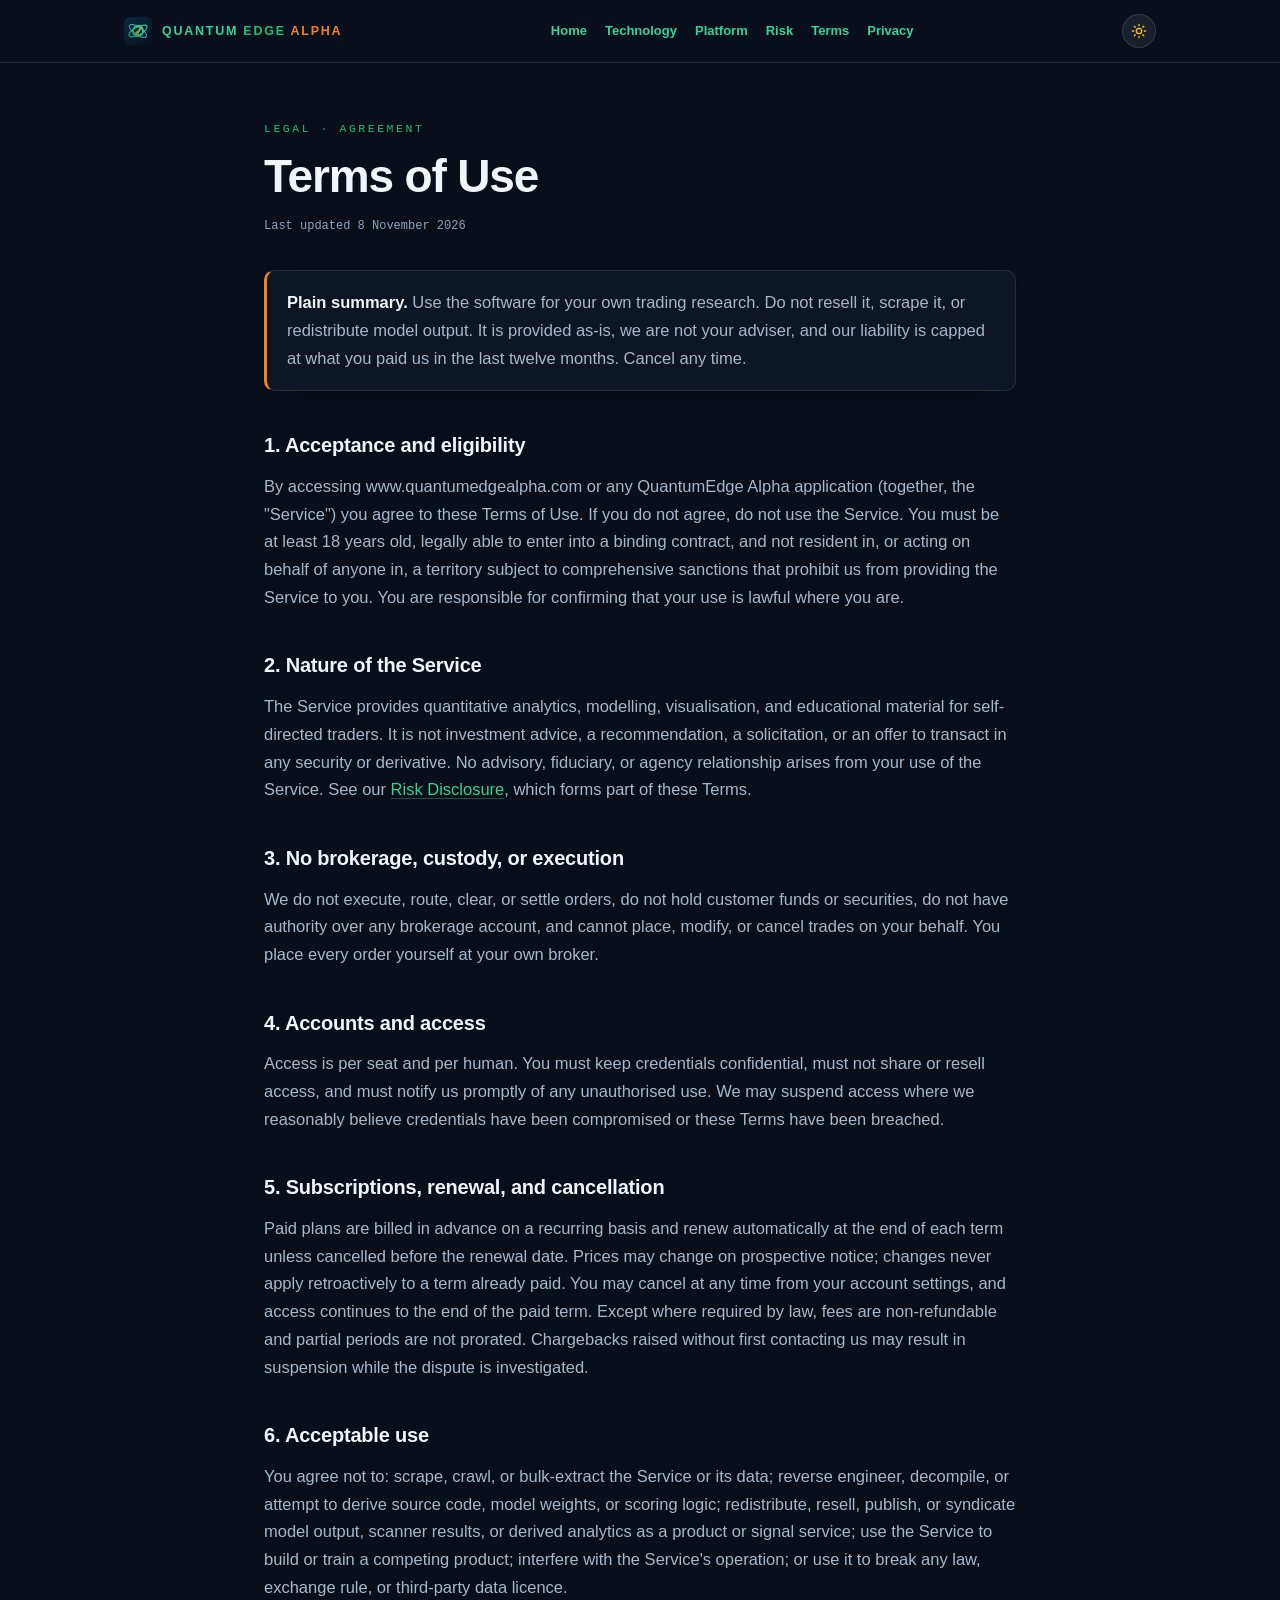
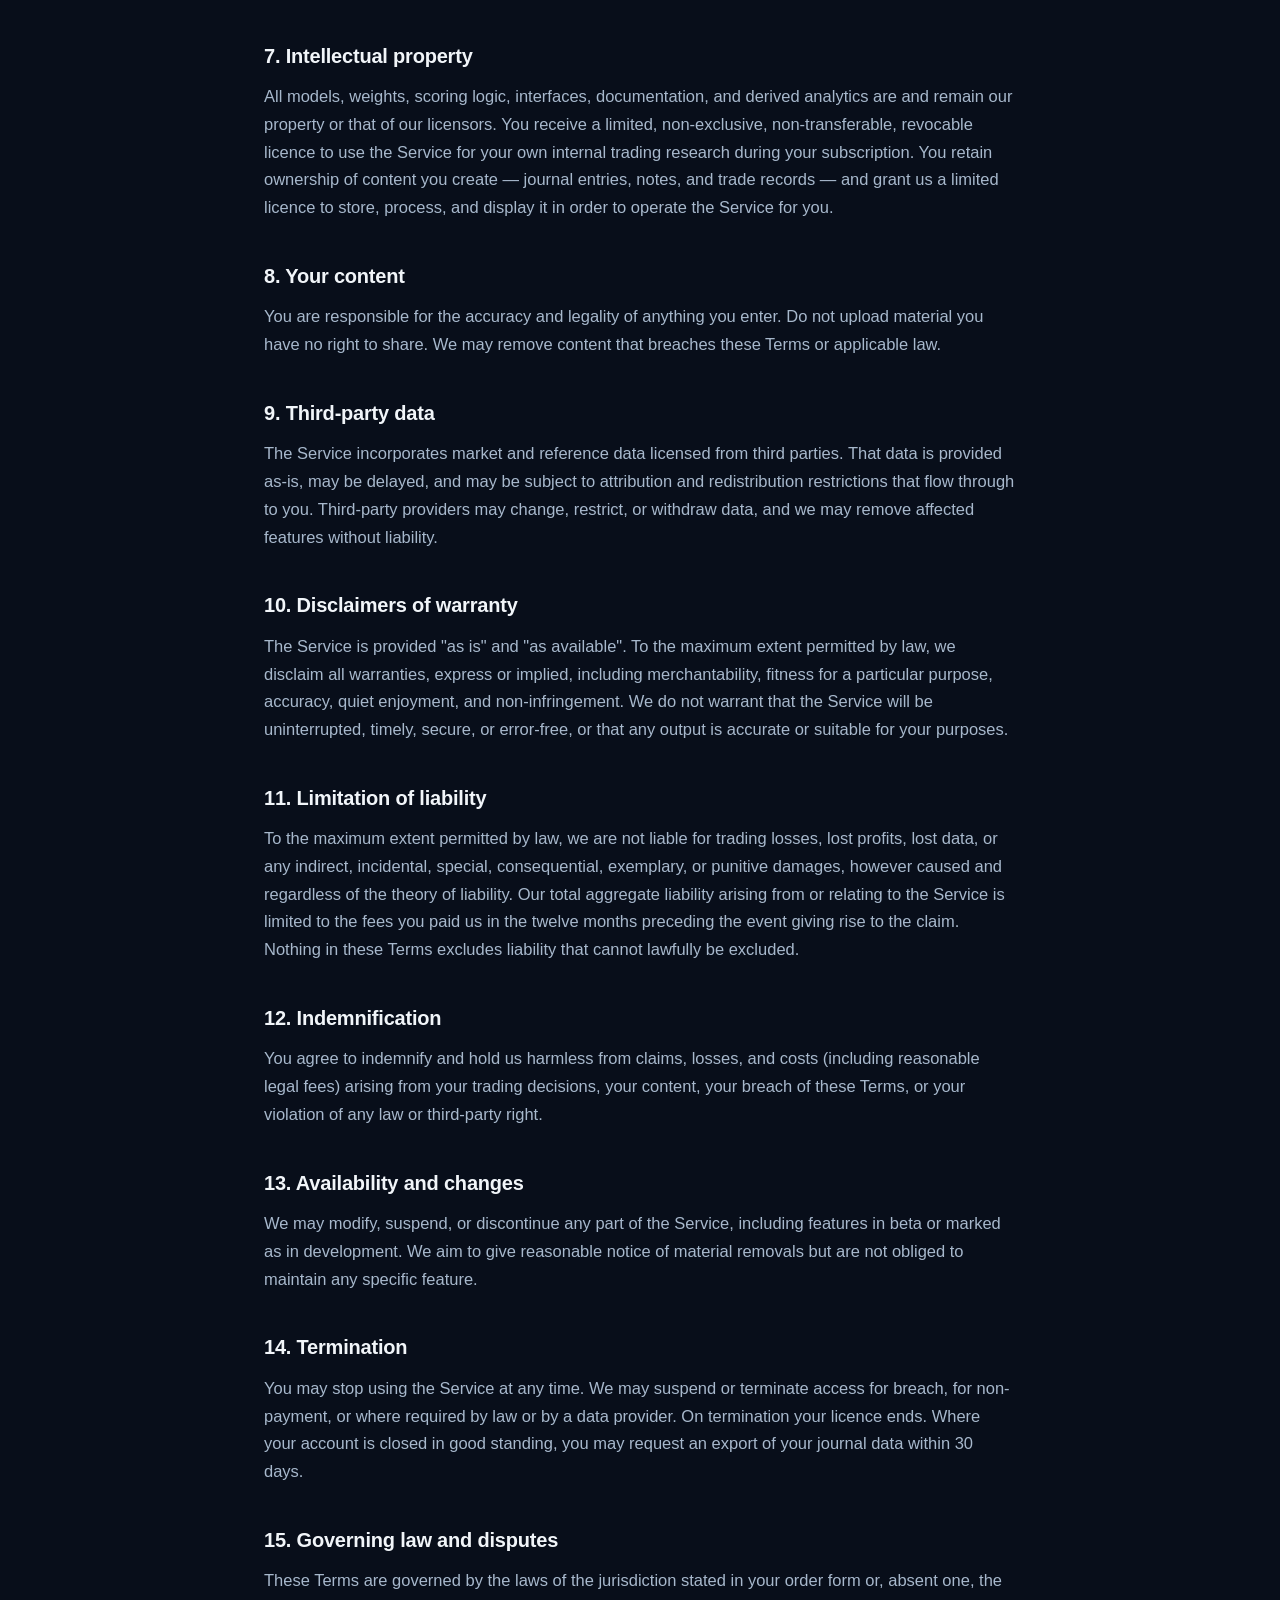
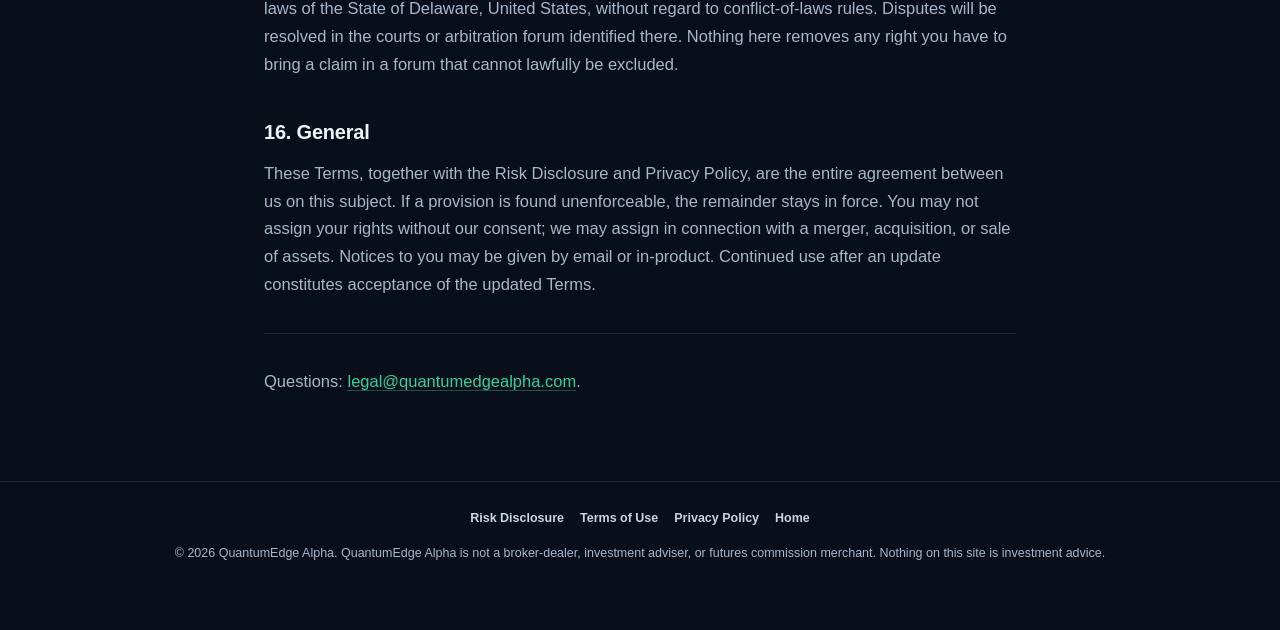
<file: terms.html>
<!DOCTYPE html>
<html lang="en">
<head>
<meta charset="utf-8" />
<meta name="viewport" content="width=device-width,initial-scale=1" />
<title>Terms of Use — QuantumEdge Alpha</title>
<meta name="description" content="Terms of Use for QuantumEdge Alpha analytics software: subscription and cancellation terms, acceptable use, intellectual property, disclaimers, and limitation of liability." />
<meta name="theme-color" content="#0A2540" />
<link rel="canonical" href="https://www.quantumedgealpha.com/terms.html" />
<meta name="robots" content="index,follow,max-image-preview:large,max-snippet:-1" />
<link rel="icon" href="/assets/brand/mark.svg" type="image/svg+xml" />
<link rel="icon" type="image/png" sizes="32x32" href="/assets/brand/favicon-32.png" />
<link rel="apple-touch-icon" sizes="180x180" href="/assets/brand/apple-touch-icon.png" />
<link rel="manifest" href="/manifest.json" />
<link rel="preload" href="/assets/theme-qe.css" as="style" />
<link rel="stylesheet" href="/assets/theme-qe.css" />
<script>
  (function(){try{var t=localStorage.getItem('qe-theme');var d=t?t==='dark':window.matchMedia&&window.matchMedia('(prefers-color-scheme: dark)').matches;document.documentElement.classList.toggle('dark',d);}catch(e){}})();
</script>
<meta property="og:type" content="article" />
<meta property="og:site_name" content="QuantumEdge Alpha" />
<meta property="og:url" content="https://www.quantumedgealpha.com/terms.html" />
<meta property="og:title" content="Terms of Use — QuantumEdge Alpha" />
<meta property="og:description" content="Terms of Use for QuantumEdge Alpha analytics software: subscription and cancellation terms, acceptable use, intellectual property, disclaimers, and limitation of liability." />
<meta property="og:image" content="https://www.quantumedgealpha.com/assets/brand/og-image.jpg" />
<meta name="twitter:card" content="summary_large_image" />
<style>
:root{--ink:#0A2540;--ink-soft:#3C546E;--green:#1FBF75;--green-b:#34D399;--orange:#F5821F;--cyan:#39C7E8;--bg:#F1F6FC;--line:#DCE7F3;--mono:"JetBrains Mono",ui-monospace,SFMono-Regular,Menlo,monospace;--font:"Plus Jakarta Sans",-apple-system,BlinkMacSystemFont,"Segoe UI",Roboto,Helvetica,Arial,sans-serif}
*{box-sizing:border-box}
html{-webkit-text-size-adjust:100%}
body{margin:0;background:var(--bg);color:var(--ink);font-family:var(--font);line-height:1.68;font-size:16.5px;-webkit-font-smoothing:antialiased}
a{color:#127a4e;text-decoration:none;border-bottom:1px solid rgba(31,191,117,.35)}
a:hover{border-bottom-color:var(--green)}
.wrap{width:100%;max-width:1080px;margin:0 auto;padding:0 24px}
.docnav{position:sticky;top:0;z-index:20;background:rgba(241,246,252,.86);backdrop-filter:blur(12px);border-bottom:1px solid var(--line)}
.docnav .wrap{display:flex;align-items:center;justify-content:space-between;gap:16px;height:62px}
.brand{display:flex;align-items:center;gap:10px;font-weight:800;letter-spacing:.14em;font-size:12.5px;color:var(--ink);border:0}
.brand img{width:28px;height:28px;display:block}
.brand .e{color:var(--green)}.brand .a{color:var(--orange)}
.docnav nav{display:flex;gap:18px;font-size:13px;font-weight:600;color:var(--ink-soft);flex-wrap:wrap}
.docnav nav a{border:0;color:inherit}
.docnav nav a:hover{color:var(--ink)}
.doc{max-width:800px;margin:0 auto;padding:56px 24px 72px}
.eyebrow{font-family:var(--mono);font-size:11.5px;letter-spacing:.22em;text-transform:uppercase;color:var(--green);margin:0 0 14px}
h1{font-size:clamp(30px,4.6vw,46px);line-height:1.08;letter-spacing:-.025em;margin:0 0 14px;font-weight:800}
.updated{font-family:var(--mono);font-size:12px;color:#6B7F94;margin:0 0 34px}
h2{font-size:20px;letter-spacing:-.01em;margin:38px 0 10px;font-weight:800}
h3{font-size:15.5px;margin:24px 0 8px;font-weight:700;color:var(--ink)}
p{margin:0 0 14px;color:var(--ink-soft)}
ul{margin:0 0 16px;padding-left:20px;color:var(--ink-soft)}
li{margin:0 0 7px}
strong{color:var(--ink)}
.callout{background:#fff;border:1px solid var(--line);border-left:3px solid var(--orange);border-radius:10px;padding:18px 20px;margin:0 0 26px;box-shadow:0 12px 30px -22px rgba(10,37,64,.5)}
.callout p:last-child{margin:0}
.toc{background:#fff;border:1px solid var(--line);border-radius:12px;padding:18px 22px;margin:0 0 30px}
.toc ol{margin:0;padding-left:18px;font-size:14px;color:var(--ink-soft)}
.toc a{border:0}
hr{border:0;border-top:1px solid var(--line);margin:34px 0}
.docfoot{border-top:1px solid var(--line);padding:26px 24px 52px;text-align:center;font-size:12.5px;color:#7A8CA0}
.docfoot a{border:0;margin:0 8px;color:#3C546E;font-weight:600}
@media(max-width:640px){.doc{padding:38px 20px 60px}.docnav nav{font-size:12px;gap:12px}}
.theme-btn{display:inline-flex;align-items:center;justify-content:center;width:34px;height:34px;border-radius:999px;border:1px solid var(--line);background:rgba(255,255,255,.72);color:var(--ink-soft);cursor:pointer;flex-shrink:0;transition:background .18s,color .18s}
.theme-btn:hover{background:#fff;color:var(--ink)}
.theme-btn svg{width:16px;height:16px}
.theme-btn .ico-sun{display:none}
html.dark .theme-btn .ico-sun{display:block;color:#FBBF24}
html.dark .theme-btn .ico-moon{display:none}
html.dark{--ink:#F1F5F9;--ink-soft:#A7B8CC;--bg:#080E1A;--line:rgba(255,255,255,.10)}
html.dark a{color:#34D399;border-bottom-color:rgba(52,211,153,.35)}
html.dark .docnav{background:rgba(10,17,30,.88)}
html.dark .theme-btn{background:rgba(255,255,255,.07);border-color:rgba(255,255,255,.12);color:#CBD5E1}
html.dark .theme-btn:hover{background:rgba(255,255,255,.14);color:#FFF}
html.dark .updated{color:#8FA4BD}
html.dark .callout,html.dark .toc{background:#0E1524;box-shadow:0 12px 30px -22px rgba(0,0,0,.75)}
html.dark .docfoot{color:#8FA4BD}
html.dark .docfoot a{color:#CBD5E1}
</style>
</head>
<body>
<header class="docnav">
  <div class="wrap">
    <a class="brand" href="/"><img src="/assets/brand/mark.svg" alt="" width="28" height="28" /><span>QUANTUM <span class="e">EDGE</span> <span class="a">ALPHA</span></span></a>
    <nav>
      <a href="/">Home</a>
      <a href="/#features">Technology</a>
      <a href="/app.html">Platform</a>
      <a href="/risk-disclosure.html">Risk</a>
      <a href="/terms.html">Terms</a>
      <a href="/privacy.html">Privacy</a>
    </nav>
    <button type="button" class="theme-btn" id="qe-theme-toggle" aria-label="Toggle dark theme" title="Toggle theme">
      <svg class="ico-sun" viewBox="0 0 24 24" fill="none" stroke="currentColor" stroke-width="2" stroke-linecap="round" stroke-linejoin="round" aria-hidden="true"><circle cx="12" cy="12" r="4"/><path d="M12 2v2M12 20v2M4.93 4.93l1.41 1.41M17.66 17.66l1.41 1.41M2 12h2M20 12h2M6.34 17.66l-1.41 1.41M19.07 4.93l-1.41 1.41"/></svg>
      <svg class="ico-moon" viewBox="0 0 24 24" fill="none" stroke="currentColor" stroke-width="2" stroke-linecap="round" stroke-linejoin="round" aria-hidden="true"><path d="M21 12.79A9 9 0 1 1 11.21 3 7 7 0 0 0 21 12.79z"/></svg>
    </button>
  </div>
</header>
<main class="doc">
  <p class="eyebrow">Legal · Agreement</p>
  <h1>Terms of Use</h1>
  <p class="updated">Last updated 8 November 2026</p>

<div class="callout">
  <p><strong>Plain summary.</strong> Use the software for your own trading research. Do not resell it, scrape it, or redistribute model output. It is provided as-is, we are not your adviser, and our liability is capped at what you paid us in the last twelve months. Cancel any time.</p>
</div>

<h2>1. Acceptance and eligibility</h2>
<p>By accessing www.quantumedgealpha.com or any QuantumEdge Alpha application (together, the "Service") you agree to these Terms of Use. If you do not agree, do not use the Service. You must be at least 18 years old, legally able to enter into a binding contract, and not resident in, or acting on behalf of anyone in, a territory subject to comprehensive sanctions that prohibit us from providing the Service to you. You are responsible for confirming that your use is lawful where you are.</p>

<h2>2. Nature of the Service</h2>
<p>The Service provides quantitative analytics, modelling, visualisation, and educational material for self-directed traders. It is not investment advice, a recommendation, a solicitation, or an offer to transact in any security or derivative. No advisory, fiduciary, or agency relationship arises from your use of the Service. See our <a href="/risk-disclosure.html">Risk Disclosure</a>, which forms part of these Terms.</p>

<h2>3. No brokerage, custody, or execution</h2>
<p>We do not execute, route, clear, or settle orders, do not hold customer funds or securities, do not have authority over any brokerage account, and cannot place, modify, or cancel trades on your behalf. You place every order yourself at your own broker.</p>

<h2>4. Accounts and access</h2>
<p>Access is per seat and per human. You must keep credentials confidential, must not share or resell access, and must notify us promptly of any unauthorised use. We may suspend access where we reasonably believe credentials have been compromised or these Terms have been breached.</p>

<h2>5. Subscriptions, renewal, and cancellation</h2>
<p>Paid plans are billed in advance on a recurring basis and renew automatically at the end of each term unless cancelled before the renewal date. Prices may change on prospective notice; changes never apply retroactively to a term already paid. You may cancel at any time from your account settings, and access continues to the end of the paid term. Except where required by law, fees are non-refundable and partial periods are not prorated. Chargebacks raised without first contacting us may result in suspension while the dispute is investigated.</p>

<h2>6. Acceptable use</h2>
<p>You agree not to: scrape, crawl, or bulk-extract the Service or its data; reverse engineer, decompile, or attempt to derive source code, model weights, or scoring logic; redistribute, resell, publish, or syndicate model output, scanner results, or derived analytics as a product or signal service; use the Service to build or train a competing product; interfere with the Service's operation; or use it to break any law, exchange rule, or third-party data licence.</p>

<h2>7. Intellectual property</h2>
<p>All models, weights, scoring logic, interfaces, documentation, and derived analytics are and remain our property or that of our licensors. You receive a limited, non-exclusive, non-transferable, revocable licence to use the Service for your own internal trading research during your subscription. You retain ownership of content you create — journal entries, notes, and trade records — and grant us a limited licence to store, process, and display it in order to operate the Service for you.</p>

<h2>8. Your content</h2>
<p>You are responsible for the accuracy and legality of anything you enter. Do not upload material you have no right to share. We may remove content that breaches these Terms or applicable law.</p>

<h2>9. Third-party data</h2>
<p>The Service incorporates market and reference data licensed from third parties. That data is provided as-is, may be delayed, and may be subject to attribution and redistribution restrictions that flow through to you. Third-party providers may change, restrict, or withdraw data, and we may remove affected features without liability.</p>

<h2>10. Disclaimers of warranty</h2>
<p>The Service is provided "as is" and "as available". To the maximum extent permitted by law, we disclaim all warranties, express or implied, including merchantability, fitness for a particular purpose, accuracy, quiet enjoyment, and non-infringement. We do not warrant that the Service will be uninterrupted, timely, secure, or error-free, or that any output is accurate or suitable for your purposes.</p>

<h2>11. Limitation of liability</h2>
<p>To the maximum extent permitted by law, we are not liable for trading losses, lost profits, lost data, or any indirect, incidental, special, consequential, exemplary, or punitive damages, however caused and regardless of the theory of liability. Our total aggregate liability arising from or relating to the Service is limited to the fees you paid us in the twelve months preceding the event giving rise to the claim. Nothing in these Terms excludes liability that cannot lawfully be excluded.</p>

<h2>12. Indemnification</h2>
<p>You agree to indemnify and hold us harmless from claims, losses, and costs (including reasonable legal fees) arising from your trading decisions, your content, your breach of these Terms, or your violation of any law or third-party right.</p>

<h2>13. Availability and changes</h2>
<p>We may modify, suspend, or discontinue any part of the Service, including features in beta or marked as in development. We aim to give reasonable notice of material removals but are not obliged to maintain any specific feature.</p>

<h2>14. Termination</h2>
<p>You may stop using the Service at any time. We may suspend or terminate access for breach, for non-payment, or where required by law or by a data provider. On termination your licence ends. Where your account is closed in good standing, you may request an export of your journal data within 30 days.</p>

<h2>15. Governing law and disputes</h2>
<p>These Terms are governed by the laws of the jurisdiction stated in your order form or, absent one, the laws of the State of Delaware, United States, without regard to conflict-of-laws rules. Disputes will be resolved in the courts or arbitration forum identified there. Nothing here removes any right you have to bring a claim in a forum that cannot lawfully be excluded.</p>

<h2>16. General</h2>
<p>These Terms, together with the Risk Disclosure and Privacy Policy, are the entire agreement between us on this subject. If a provision is found unenforceable, the remainder stays in force. You may not assign your rights without our consent; we may assign in connection with a merger, acquisition, or sale of assets. Notices to you may be given by email or in-product. Continued use after an update constitutes acceptance of the updated Terms.</p>

<hr />
<p>Questions: <a href="mailto:legal@quantumedgealpha.com">legal@quantumedgealpha.com</a>.</p>

</main>
<div class="docfoot">
  <p><a href="/risk-disclosure.html">Risk Disclosure</a><a href="/terms.html">Terms of Use</a><a href="/privacy.html">Privacy Policy</a><a href="/">Home</a></p>
  <p>&copy; 2026 QuantumEdge Alpha. QuantumEdge Alpha is not a broker-dealer, investment adviser, or futures commission merchant. Nothing on this site is investment advice.</p>
</div>
<script>
  (function(){var b=document.getElementById('qe-theme-toggle');if(!b)return;b.addEventListener('click',function(){var d=!document.documentElement.classList.contains('dark');document.documentElement.classList.toggle('dark',d);try{localStorage.setItem('qe-theme',d?'dark':'light');}catch(e){}});})();
</script>
</body>
</html>
</file>
<file: assets/theme-qe.css>
/* ============================================================
   QuantumEdge Alpha — brand theme layer (v1)
   Palette derived from the approved brand mockups.
   Loaded by both index.html (marketing) and app.html (SPA).
   ============================================================ */
:root{
  --qe-ink:#0A2540;
  --qe-ink-deep:#061A30;
  --qe-ink-soft:#123A5E;

  --qe-green:#1FBF75;
  --qe-green-bright:#34D399;
  --qe-green-deep:#12A566;
  --qe-green-wash:#E7F8F0;

  --qe-orange:#F5821F;
  --qe-orange-lit:#FFB13B;
  --qe-orange-deep:#E06A0C;

  --qe-cyan:#39C7E8;
  --qe-rose:#FF4D6D;
  --qe-teal:#13A89E;
  --qe-teal-deep:#04484B;
  --qe-ice:#8AE4F2;
  --qe-cobalt:#2962FF;
  --qe-crimson:#E63946;
  --qe-violet:#8B5CF6;

  --qe-bg:#F1F6FC;
  --qe-bg-2:#E3EEF9;
  --qe-slate:#5B6B80;
  --qe-slate-soft:#8A99AB;
  --qe-line:rgba(10,37,64,.10);
  --qe-glass:rgba(255,255,255,.78);

  --qe-grad-green:linear-gradient(100deg,var(--qe-green-bright) 0%,var(--qe-green) 55%,var(--qe-green-deep) 100%);
  --qe-grad-orange:linear-gradient(100deg,var(--qe-orange-lit) 0%,var(--qe-orange) 100%);
  --qe-shadow-sm:0 4px 14px rgba(10,37,64,.07);
  --qe-shadow-md:0 12px 34px rgba(10,37,64,.10);
  --qe-shadow-green:0 10px 26px rgba(31,191,117,.32);
  --qe-shadow-orange:0 12px 28px rgba(245,130,31,.34);

  --qe-font:'Plus Jakarta Sans',ui-sans-serif,system-ui,-apple-system,'Segoe UI',sans-serif;
  --qe-mono:'JetBrains Mono',ui-monospace,SFMono-Regular,Menlo,monospace;
}

html.dark{
  --qe-ink:#F1F5F9;
  --qe-ink-deep:#FFFFFF;
  --qe-ink-soft:#CBD5E1;
  --qe-bg:#050B11;
  --qe-bg-2:#0A192F;
  --qe-slate:#94A3B8;
  --qe-slate-soft:#7C8FA6;
  --qe-line:rgba(138,228,242,.13);
  --qe-glass:rgba(7,24,36,.84);
  --qe-shadow-sm:0 4px 14px rgba(0,0,0,.32);
  --qe-shadow-md:0 12px 34px rgba(0,0,0,.44);
}

html.dark ::selection{background:rgba(19,168,158,.32);color:#FFFFFF;}

::selection{background:rgba(31,191,117,.24);color:var(--qe-ink);}

/* slim, brand-consistent scrollbar for the SPA chrome */
*{scrollbar-color:rgba(31,191,117,.55) transparent;scrollbar-width:thin;}
html.dark *{scrollbar-color:rgba(19,168,158,.55) transparent;}
::-webkit-scrollbar{width:10px;height:10px;}
::-webkit-scrollbar-track{background:transparent;}
::-webkit-scrollbar-thumb{background:rgba(31,191,117,.42);border-radius:99px;border:2px solid transparent;background-clip:content-box;}
::-webkit-scrollbar-thumb:hover{background:rgba(31,191,117,.68);background-clip:content-box;}
html.dark ::-webkit-scrollbar-thumb{background:rgba(19,168,158,.55);}
html.dark ::-webkit-scrollbar-thumb:hover{background:rgba(19,168,158,.82);}

/* opt-in marketing helpers, prefixed so they cannot collide with Tailwind utilities */
.qe-grad-text-green{background:var(--qe-grad-green);-webkit-background-clip:text;background-clip:text;color:transparent;}
.qe-grad-text-orange{background:var(--qe-grad-orange);-webkit-background-clip:text;background-clip:text;color:transparent;}
.qe-glass{background:var(--qe-glass);backdrop-filter:blur(14px) saturate(150%);-webkit-backdrop-filter:blur(14px) saturate(150%);border:1px solid rgba(255,255,255,.65);box-shadow:var(--qe-shadow-md);}
</file>
<file: assets/axiom-index-CD-F4aJw.css>
/*! tailwindcss v4.3.5 | MIT License | https://tailwindcss.com */@layer properties{@supports (((-webkit-hyphens:none)) and (not (margin-trim:block))) or ((-moz-orient:inline) and (not (color:rgb(from red r g b)))){*,:before,:after,::backdrop{--tw-space-y-reverse:0;--tw-divide-y-reverse:0;--tw-border-style:solid;--tw-gradient-position:initial;--tw-gradient-from:#0000;--tw-gradient-via:#0000;--tw-gradient-to:#0000;--tw-gradient-stops:initial;--tw-gradient-via-stops:initial;--tw-gradient-from-position:0%;--tw-gradient-via-position:50%;--tw-gradient-to-position:100%;--tw-leading:initial;--tw-font-weight:initial;--tw-tracking:initial;--tw-shadow:0 0 #0000;--tw-shadow-color:initial;--tw-shadow-alpha:100%;--tw-inset-shadow:0 0 #0000;--tw-inset-shadow-color:initial;--tw-inset-shadow-alpha:100%;--tw-ring-color:initial;--tw-ring-shadow:0 0 #0000;--tw-inset-ring-color:initial;--tw-inset-ring-shadow:0 0 #0000;--tw-ring-inset:initial;--tw-ring-offset-width:0px;--tw-ring-offset-color:#fff;--tw-ring-offset-shadow:0 0 #0000;--tw-blur:initial;--tw-brightness:initial;--tw-contrast:initial;--tw-grayscale:initial;--tw-hue-rotate:initial;--tw-invert:initial;--tw-opacity:initial;--tw-saturate:initial;--tw-sepia:initial;--tw-drop-shadow:initial;--tw-drop-shadow-color:initial;--tw-drop-shadow-alpha:100%;--tw-drop-shadow-size:initial;--tw-backdrop-blur:initial;--tw-backdrop-brightness:initial;--tw-backdrop-contrast:initial;--tw-backdrop-grayscale:initial;--tw-backdrop-hue-rotate:initial;--tw-backdrop-invert:initial;--tw-backdrop-opacity:initial;--tw-backdrop-saturate:initial;--tw-backdrop-sepia:initial;--tw-duration:initial}}}@layer theme{:root,:host{--font-sans:-apple-system, BlinkMacSystemFont, "Segoe UI", Roboto, "Helvetica Neue", "Noto Sans", Arial, sans-serif, "Apple Color Emoji", "Segoe UI Emoji", "Segoe UI Symbol", "Noto Color Emoji";--font-mono:ui-monospace, SFMono-Regular, Menlo, Monaco, Consolas, "Liberation Mono", "Courier New", monospace;--color-amber-400:oklch(82.8% .189 84.429);--color-emerald-400:oklch(76.5% .177 163.223);--color-emerald-500:oklch(69.6% .17 162.48);--color-cyan-400:oklch(78.9% .154 211.53);--color-cyan-500:oklch(71.5% .143 215.221);--color-violet-300:oklch(81.1% .111 293.571);--color-violet-400:oklch(70.2% .183 293.541);--color-violet-500:oklch(60.6% .25 292.717);--color-violet-700:oklch(49.1% .27 292.581);--color-slate-900:oklch(20.8% .042 265.755);--color-slate-950:oklch(12.9% .042 264.695);--color-white:#fff;--spacing:.25rem;--container-md:28rem;--container-2xl:42rem;--container-3xl:48rem;--text-xs:.75rem;--text-xs--line-height:calc(1 / .75);--text-sm:.875rem;--text-sm--line-height:calc(1.25 / .875);--text-base:1rem;--text-base--line-height: 1.5 ;--text-lg:1.125rem;--text-lg--line-height:calc(1.75 / 1.125);--font-weight-normal:400;--font-weight-medium:500;--font-weight-semibold:600;--font-weight-bold:700;--font-weight-extrabold:800;--tracking-wider:.05em;--leading-relaxed:1.625;--radius-md:.375rem;--radius-lg:.5rem;--animate-spin:spin 1s linear infinite;--blur-sm:8px;--blur-md:12px;--default-transition-duration:.15s;--default-transition-timing-function:cubic-bezier(.4, 0, .2, 1);--default-font-family:var(--font-sans);--default-mono-font-family:var(--font-mono)}}@layer base{*,:after,:before,::backdrop{box-sizing:border-box;border:0 solid;margin:0;padding:0}::file-selector-button{box-sizing:border-box;border:0 solid;margin:0;padding:0}html,:host{-webkit-text-size-adjust:100%;-moz-tab-size:4;tab-size:4;line-height:1.5;font-family:var(--default-font-family,-apple-system, BlinkMacSystemFont, "Segoe UI", Roboto, "Helvetica Neue", "Noto Sans", Arial, sans-serif, "Apple Color Emoji", "Segoe UI Emoji", "Segoe UI Symbol", "Noto Color Emoji");font-feature-settings:var(--default-font-feature-settings,normal);font-variation-settings:var(--default-font-variation-settings,normal);-webkit-tap-highlight-color:transparent}hr{height:0;color:inherit;border-top-width:1px}abbr:where([title]){-webkit-text-decoration:underline dotted;text-decoration:underline dotted}h1,h2,h3,h4,h5,h6{font-size:inherit;font-weight:inherit}a{color:inherit;-webkit-text-decoration:inherit;text-decoration:inherit}b,strong{font-weight:bolder}code,kbd,samp,pre{font-family:var(--default-mono-font-family,ui-monospace, SFMono-Regular, Menlo, Monaco, Consolas, "Liberation Mono", "Courier New", monospace);font-feature-settings:var(--default-mono-font-feature-settings,normal);font-variation-settings:var(--default-mono-font-variation-settings,normal);font-size:1em}small{font-size:80%}sub,sup{vertical-align:baseline;font-size:75%;line-height:0;position:relative}sub{bottom:-.25em}sup{top:-.5em}table{text-indent:0;border-color:inherit;border-collapse:collapse}:-moz-focusring:where(:not(iframe)){outline:auto}progress{vertical-align:baseline}summary{display:list-item}ol,ul,menu{list-style:none}img,svg,video,canvas,audio,iframe,embed,object{vertical-align:middle;display:block}img,video{max-width:100%;height:auto}button,input,select,optgroup,textarea{font:inherit;font-feature-settings:inherit;font-variation-settings:inherit;letter-spacing:inherit;color:inherit;opacity:1;background-color:#0000;border-radius:0}::file-selector-button{font:inherit;font-feature-settings:inherit;font-variation-settings:inherit;letter-spacing:inherit;color:inherit;opacity:1;background-color:#0000;border-radius:0}:where(select:is([multiple],[size])) optgroup{font-weight:bolder}:where(select:is([multiple],[size])) optgroup option{padding-inline-start:20px}::file-selector-button{margin-inline-end:4px}::placeholder{opacity:1}@supports (not ((-webkit-appearance:-apple-pay-button))) or (contain-intrinsic-size:1px){::placeholder{color:currentColor}@supports (color:color-mix(in lab,red,red)){::placeholder{color:color-mix(in oklab,currentcolor 50%,transparent)}}}textarea{resize:vertical}::-webkit-search-decoration{-webkit-appearance:none}::-webkit-date-and-time-value{min-height:1lh;text-align:inherit}::-webkit-datetime-edit{display:inline-flex}::-webkit-datetime-edit-fields-wrapper{padding:0}::-webkit-datetime-edit{padding-block:0}::-webkit-datetime-edit-year-field{padding-block:0}::-webkit-datetime-edit-month-field{padding-block:0}::-webkit-datetime-edit-day-field{padding-block:0}::-webkit-datetime-edit-hour-field{padding-block:0}::-webkit-datetime-edit-minute-field{padding-block:0}::-webkit-datetime-edit-second-field{padding-block:0}::-webkit-datetime-edit-millisecond-field{padding-block:0}::-webkit-datetime-edit-meridiem-field{padding-block:0}::-webkit-calendar-picker-indicator{line-height:1}:-moz-ui-invalid{box-shadow:none}button,input:where([type=button],[type=reset],[type=submit]){-webkit-appearance:button;-moz-appearance:button;appearance:button}::file-selector-button{-webkit-appearance:button;-moz-appearance:button;appearance:button}::-webkit-inner-spin-button{height:auto}::-webkit-outer-spin-button{height:auto}[hidden]:where(:not([hidden=until-found])){display:none!important}}@layer components;@layer utilities{.pointer-events-none{pointer-events:none}.visible{visibility:visible}.absolute{position:absolute}.fixed{position:fixed}.relative{position:relative}.sticky{position:sticky}.inset-0{top:0;right:0;bottom:0;left:0}.inset-x-0{inset-inline:0}.inset-y-0{inset-block:0}.top-0{top:0}.top-1\.5{top:calc(var(--spacing) * 1.5)}.right-0{right:0}.right-2{right:calc(var(--spacing) * 2)}.bottom-0{bottom:0}.z-0{z-index:0}.z-10{z-index:10}.z-30{z-index:30}.z-40{z-index:40}.z-50{z-index:50}.col-span-2{grid-column:span 2/span 2}.col-span-6{grid-column:span 6/span 6}.m-0{margin:0}.mx-auto{margin-inline:auto}.mt-0\.5{margin-top:calc(var(--spacing) * .5)}.mt-1{margin-top:var(--spacing)}.mt-1\.5{margin-top:calc(var(--spacing) * 1.5)}.mt-2{margin-top:calc(var(--spacing) * 2)}.mt-2\.5{margin-top:calc(var(--spacing) * 2.5)}.mt-3{margin-top:calc(var(--spacing) * 3)}.mt-4{margin-top:calc(var(--spacing) * 4)}.mt-5{margin-top:calc(var(--spacing) * 5)}.mr-4{margin-right:calc(var(--spacing) * 4)}.mb-0\.5{margin-bottom:calc(var(--spacing) * .5)}.mb-1{margin-bottom:var(--spacing)}.mb-1\.5{margin-bottom:calc(var(--spacing) * 1.5)}.mb-2{margin-bottom:calc(var(--spacing) * 2)}.mb-3{margin-bottom:calc(var(--spacing) * 3)}.mb-4{margin-bottom:calc(var(--spacing) * 4)}.ml-2{margin-left:calc(var(--spacing) * 2)}.ml-8{margin-left:calc(var(--spacing) * 8)}.block{display:block}.contents{display:contents}.flex{display:flex}.grid{display:grid}.hidden{display:none}.inline-flex{display:inline-flex}.h-1\.5{height:calc(var(--spacing) * 1.5)}.h-2{height:calc(var(--spacing) * 2)}.h-2\.5{height:calc(var(--spacing) * 2.5)}.h-3{height:calc(var(--spacing) * 3)}.h-3\.5{height:calc(var(--spacing) * 3.5)}.h-4{height:calc(var(--spacing) * 4)}.h-5{height:calc(var(--spacing) * 5)}.h-8{height:calc(var(--spacing) * 8)}.h-9{height:calc(var(--spacing) * 9)}.h-28{height:calc(var(--spacing) * 28)}.h-full{height:100%}.max-h-\[90vh\]{max-height:90vh}.max-h-\[220px\]{max-height:220px}.min-h-\[54px\]{min-height:54px}.min-h-screen{min-height:100vh}.w-3{width:calc(var(--spacing) * 3)}.w-3\.5{width:calc(var(--spacing) * 3.5)}.w-4{width:calc(var(--spacing) * 4)}.w-5{width:calc(var(--spacing) * 5)}.w-7{width:calc(var(--spacing) * 7)}.w-8{width:calc(var(--spacing) * 8)}.w-9{width:calc(var(--spacing) * 9)}.w-12{width:calc(var(--spacing) * 12)}.w-14{width:calc(var(--spacing) * 14)}.w-44{width:calc(var(--spacing) * 44)}.w-full{width:100%}.max-w-2xl{max-width:var(--container-2xl)}.max-w-3xl{max-width:var(--container-3xl)}.max-w-\[1600px\]{max-width:1600px}.max-w-md{max-width:var(--container-md)}.min-w-0{min-width:0}.min-w-\[220px\]{min-width:220px}.min-w-\[240px\]{min-width:240px}.min-w-\[320px\]{min-width:320px}.flex-1{flex:1}.shrink-0{flex-shrink:0}.border-collapse{border-collapse:collapse}.animate-spin{animation:var(--animate-spin)}.cursor-crosshair{cursor:crosshair}.cursor-default{cursor:default}.cursor-grab{cursor:grab}.cursor-pointer{cursor:pointer}.touch-none{touch-action:none}.resize{resize:both}.grid-cols-1{grid-template-columns:repeat(1,minmax(0,1fr))}.grid-cols-2{grid-template-columns:repeat(2,minmax(0,1fr))}.grid-cols-3{grid-template-columns:repeat(3,minmax(0,1fr))}.grid-cols-4{grid-template-columns:repeat(4,minmax(0,1fr))}.grid-cols-5{grid-template-columns:repeat(5,minmax(0,1fr))}.grid-cols-6{grid-template-columns:repeat(6,minmax(0,1fr))}.grid-cols-12{grid-template-columns:repeat(12,minmax(0,1fr))}.flex-col{flex-direction:column}.flex-wrap{flex-wrap:wrap}.items-baseline{align-items:baseline}.items-center{align-items:center}.items-end{align-items:flex-end}.items-start{align-items:flex-start}.justify-between{justify-content:space-between}.justify-center{justify-content:center}.justify-end{justify-content:flex-end}.justify-start{justify-content:flex-start}.gap-0\.5{gap:calc(var(--spacing) * .5)}.gap-1{gap:var(--spacing)}.gap-1\.5{gap:calc(var(--spacing) * 1.5)}.gap-2{gap:calc(var(--spacing) * 2)}.gap-2\.5{gap:calc(var(--spacing) * 2.5)}.gap-3{gap:calc(var(--spacing) * 3)}.gap-4{gap:calc(var(--spacing) * 4)}:where(.space-y-0\.5>:not(:last-child)){--tw-space-y-reverse:0;margin-block-start:calc(calc(var(--spacing) * .5) * var(--tw-space-y-reverse));margin-block-end:calc(calc(var(--spacing) * .5) * calc(1 - var(--tw-space-y-reverse)))}:where(.space-y-1>:not(:last-child)){--tw-space-y-reverse:0;margin-block-start:calc(var(--spacing) * var(--tw-space-y-reverse));margin-block-end:calc(var(--spacing) * calc(1 - var(--tw-space-y-reverse)))}:where(.space-y-1\.5>:not(:last-child)){--tw-space-y-reverse:0;margin-block-start:calc(calc(var(--spacing) * 1.5) * var(--tw-space-y-reverse));margin-block-end:calc(calc(var(--spacing) * 1.5) * calc(1 - var(--tw-space-y-reverse)))}:where(.space-y-2>:not(:last-child)){--tw-space-y-reverse:0;margin-block-start:calc(calc(var(--spacing) * 2) * var(--tw-space-y-reverse));margin-block-end:calc(calc(var(--spacing) * 2) * calc(1 - var(--tw-space-y-reverse)))}:where(.space-y-2\.5>:not(:last-child)){--tw-space-y-reverse:0;margin-block-start:calc(calc(var(--spacing) * 2.5) * var(--tw-space-y-reverse));margin-block-end:calc(calc(var(--spacing) * 2.5) * calc(1 - var(--tw-space-y-reverse)))}:where(.space-y-3>:not(:last-child)){--tw-space-y-reverse:0;margin-block-start:calc(calc(var(--spacing) * 3) * var(--tw-space-y-reverse));margin-block-end:calc(calc(var(--spacing) * 3) * calc(1 - var(--tw-space-y-reverse)))}:where(.space-y-4>:not(:last-child)){--tw-space-y-reverse:0;margin-block-start:calc(calc(var(--spacing) * 4) * var(--tw-space-y-reverse));margin-block-end:calc(calc(var(--spacing) * 4) * calc(1 - var(--tw-space-y-reverse)))}:where(.divide-y>:not(:last-child)){--tw-divide-y-reverse:0;border-bottom-style:var(--tw-border-style);border-top-style:var(--tw-border-style);border-top-width:calc(1px * var(--tw-divide-y-reverse));border-bottom-width:calc(1px * calc(1 - var(--tw-divide-y-reverse)))}:where(.divide-\[var\(--ax-border\)\]>:not(:last-child)){border-color:var(--ax-border)}.self-end{align-self:flex-end}.truncate{text-overflow:ellipsis;white-space:nowrap;overflow:hidden}.overflow-hidden{overflow:hidden}.overflow-x-auto{overflow-x:auto}.overflow-y-auto{overflow-y:auto}.rounded{border-radius:.25rem}.rounded-full{border-radius:2147483647px}.rounded-lg{border-radius:var(--radius-lg)}.rounded-md{border-radius:var(--radius-md)}.rounded-l{border-top-left-radius:.25rem;border-bottom-left-radius:.25rem}.rounded-r{border-top-right-radius:.25rem;border-bottom-right-radius:.25rem}.border{border-style:var(--tw-border-style);border-width:1px}.border-t{border-top-style:var(--tw-border-style);border-top-width:1px}.border-b{border-bottom-style:var(--tw-border-style);border-bottom-width:1px}.border-l{border-left-style:var(--tw-border-style);border-left-width:1px}.border-\[var\(--ax-amber\)\],.border-\[var\(--ax-amber\)\]\/35{border-color:var(--ax-amber)}@supports (color:color-mix(in lab,red,red)){.border-\[var\(--ax-amber\)\]\/35{border-color:color-mix(in oklab,var(--ax-amber) 35%,transparent)}}.border-\[var\(--ax-amber\)\]\/45{border-color:var(--ax-amber)}@supports (color:color-mix(in lab,red,red)){.border-\[var\(--ax-amber\)\]\/45{border-color:color-mix(in oklab,var(--ax-amber) 45%,transparent)}}.border-\[var\(--ax-border\)\]{border-color:var(--ax-border)}.border-\[var\(--ax-border-strong\)\]{border-color:var(--ax-border-strong)}.border-\[var\(--ax-crimson\)\],.border-\[var\(--ax-crimson\)\]\/40{border-color:var(--ax-crimson)}@supports (color:color-mix(in lab,red,red)){.border-\[var\(--ax-crimson\)\]\/40{border-color:color-mix(in oklab,var(--ax-crimson) 40%,transparent)}}.border-\[var\(--ax-crimson\)\]\/45{border-color:var(--ax-crimson)}@supports (color:color-mix(in lab,red,red)){.border-\[var\(--ax-crimson\)\]\/45{border-color:color-mix(in oklab,var(--ax-crimson) 45%,transparent)}}.border-\[var\(--ax-crimson\)\]\/50{border-color:var(--ax-crimson)}@supports (color:color-mix(in lab,red,red)){.border-\[var\(--ax-crimson\)\]\/50{border-color:color-mix(in oklab,var(--ax-crimson) 50%,transparent)}}.border-\[var\(--ax-cyan\)\],.border-\[var\(--ax-cyan\)\]\/35{border-color:var(--ax-cyan)}@supports (color:color-mix(in lab,red,red)){.border-\[var\(--ax-cyan\)\]\/35{border-color:color-mix(in oklab,var(--ax-cyan) 35%,transparent)}}.border-\[var\(--ax-cyan\)\]\/40{border-color:var(--ax-cyan)}@supports (color:color-mix(in lab,red,red)){.border-\[var\(--ax-cyan\)\]\/40{border-color:color-mix(in oklab,var(--ax-cyan) 40%,transparent)}}.border-\[var\(--ax-cyan\)\]\/45{border-color:var(--ax-cyan)}@supports (color:color-mix(in lab,red,red)){.border-\[var\(--ax-cyan\)\]\/45{border-color:color-mix(in oklab,var(--ax-cyan) 45%,transparent)}}.border-\[var\(--ax-cyan\)\]\/50{border-color:var(--ax-cyan)}@supports (color:color-mix(in lab,red,red)){.border-\[var\(--ax-cyan\)\]\/50{border-color:color-mix(in oklab,var(--ax-cyan) 50%,transparent)}}.border-\[var\(--ax-cyan\)\]\/55{border-color:var(--ax-cyan)}@supports (color:color-mix(in lab,red,red)){.border-\[var\(--ax-cyan\)\]\/55{border-color:color-mix(in oklab,var(--ax-cyan) 55%,transparent)}}.border-\[var\(--ax-emerald\)\],.border-\[var\(--ax-emerald\)\]\/30{border-color:var(--ax-emerald)}@supports (color:color-mix(in lab,red,red)){.border-\[var\(--ax-emerald\)\]\/30{border-color:color-mix(in oklab,var(--ax-emerald) 30%,transparent)}}.border-\[var\(--ax-emerald\)\]\/35{border-color:var(--ax-emerald)}@supports (color:color-mix(in lab,red,red)){.border-\[var\(--ax-emerald\)\]\/35{border-color:color-mix(in oklab,var(--ax-emerald) 35%,transparent)}}.border-\[var\(--ax-emerald\)\]\/40{border-color:var(--ax-emerald)}@supports (color:color-mix(in lab,red,red)){.border-\[var\(--ax-emerald\)\]\/40{border-color:color-mix(in oklab,var(--ax-emerald) 40%,transparent)}}.border-\[var\(--ax-emerald\)\]\/45{border-color:var(--ax-emerald)}@supports (color:color-mix(in lab,red,red)){.border-\[var\(--ax-emerald\)\]\/45{border-color:color-mix(in oklab,var(--ax-emerald) 45%,transparent)}}.border-\[var\(--ax-emerald\)\]\/50{border-color:var(--ax-emerald)}@supports (color:color-mix(in lab,red,red)){.border-\[var\(--ax-emerald\)\]\/50{border-color:color-mix(in oklab,var(--ax-emerald) 50%,transparent)}}.border-transparent{border-color:#0000}.border-violet-400\/35{border-color:#a685ff59}@supports (color:color-mix(in lab,red,red)){.border-violet-400\/35{border-color:color-mix(in oklab,var(--color-violet-400) 35%,transparent)}}.border-violet-400\/50{border-color:#a685ff80}@supports (color:color-mix(in lab,red,red)){.border-violet-400\/50{border-color:color-mix(in oklab,var(--color-violet-400) 50%,transparent)}}.bg-\[var\(--ax-amber\)\]{background-color:var(--ax-amber)}.bg-\[var\(--ax-amber-dim\)\]{background-color:var(--ax-amber-dim)}.bg-\[var\(--ax-bg\)\]{background-color:var(--ax-bg)}.bg-\[var\(--ax-bg-elev\)\],.bg-\[var\(--ax-bg-elev\)\]\/95{background-color:var(--ax-bg-elev)}@supports (color:color-mix(in lab,red,red)){.bg-\[var\(--ax-bg-elev\)\]\/95{background-color:color-mix(in oklab,var(--ax-bg-elev) 95%,transparent)}}.bg-\[var\(--ax-canvas-bg\)\]{background-color:var(--ax-canvas-bg)}.bg-\[var\(--ax-crimson\)\]{background-color:var(--ax-crimson)}.bg-\[var\(--ax-crimson-dim\)\]{background-color:var(--ax-crimson-dim)}.bg-\[var\(--ax-cyan\)\]{background-color:var(--ax-cyan)}.bg-\[var\(--ax-cyan-dim\)\]{background-color:var(--ax-cyan-dim)}.bg-\[var\(--ax-emerald\)\]{background-color:var(--ax-emerald)}.bg-\[var\(--ax-emerald-dim\)\],.bg-\[var\(--ax-emerald-dim\)\]\/60{background-color:var(--ax-emerald-dim)}@supports (color:color-mix(in lab,red,red)){.bg-\[var\(--ax-emerald-dim\)\]\/60{background-color:color-mix(in oklab,var(--ax-emerald-dim) 60%,transparent)}}.bg-\[var\(--ax-surface\)\]{background-color:var(--ax-surface)}.bg-\[var\(--ax-surface-2\)\],.bg-\[var\(--ax-surface-2\)\]\/40{background-color:var(--ax-surface-2)}@supports (color:color-mix(in lab,red,red)){.bg-\[var\(--ax-surface-2\)\]\/40{background-color:color-mix(in oklab,var(--ax-surface-2) 40%,transparent)}}.bg-\[var\(--ax-surface-2\)\]\/50{background-color:var(--ax-surface-2)}@supports (color:color-mix(in lab,red,red)){.bg-\[var\(--ax-surface-2\)\]\/50{background-color:color-mix(in oklab,var(--ax-surface-2) 50%,transparent)}}.bg-\[var\(--ax-surface-2\)\]\/60{background-color:var(--ax-surface-2)}@supports (color:color-mix(in lab,red,red)){.bg-\[var\(--ax-surface-2\)\]\/60{background-color:color-mix(in oklab,var(--ax-surface-2) 60%,transparent)}}.bg-\[var\(--ax-surface-2\)\]\/65{background-color:var(--ax-surface-2)}@supports (color:color-mix(in lab,red,red)){.bg-\[var\(--ax-surface-2\)\]\/65{background-color:color-mix(in oklab,var(--ax-surface-2) 65%,transparent)}}.bg-slate-950\/70{background-color:#020618b3}@supports (color:color-mix(in lab,red,red)){.bg-slate-950\/70{background-color:color-mix(in oklab,var(--color-slate-950) 70%,transparent)}}.bg-slate-950\/75{background-color:#020618bf}@supports (color:color-mix(in lab,red,red)){.bg-slate-950\/75{background-color:color-mix(in oklab,var(--color-slate-950) 75%,transparent)}}.bg-violet-500\/15{background-color:#8d54ff26}@supports (color:color-mix(in lab,red,red)){.bg-violet-500\/15{background-color:color-mix(in oklab,var(--color-violet-500) 15%,transparent)}}.bg-violet-500\/20{background-color:#8d54ff33}@supports (color:color-mix(in lab,red,red)){.bg-violet-500\/20{background-color:color-mix(in oklab,var(--color-violet-500) 20%,transparent)}}.bg-gradient-to-br{--tw-gradient-position:to bottom right in oklab;background-image:linear-gradient(var(--tw-gradient-stops))}.bg-gradient-to-r{--tw-gradient-position:to right in oklab;background-image:linear-gradient(var(--tw-gradient-stops))}.from-emerald-400{--tw-gradient-from:var(--color-emerald-400);--tw-gradient-stops:var(--tw-gradient-via-stops,var(--tw-gradient-position), var(--tw-gradient-from) var(--tw-gradient-from-position), var(--tw-gradient-to) var(--tw-gradient-to-position))}.from-emerald-500{--tw-gradient-from:var(--color-emerald-500);--tw-gradient-stops:var(--tw-gradient-via-stops,var(--tw-gradient-position), var(--tw-gradient-from) var(--tw-gradient-from-position), var(--tw-gradient-to) var(--tw-gradient-to-position))}.from-emerald-500\/20{--tw-gradient-from:#00bb7f33}@supports (color:color-mix(in lab,red,red)){.from-emerald-500\/20{--tw-gradient-from:color-mix(in oklab, var(--color-emerald-500) 20%, transparent)}}.from-emerald-500\/20{--tw-gradient-stops:var(--tw-gradient-via-stops,var(--tw-gradient-position), var(--tw-gradient-from) var(--tw-gradient-from-position), var(--tw-gradient-to) var(--tw-gradient-to-position))}.via-cyan-500\/20{--tw-gradient-via:#00b7d733}@supports (color:color-mix(in lab,red,red)){.via-cyan-500\/20{--tw-gradient-via:color-mix(in oklab, var(--color-cyan-500) 20%, transparent)}}.via-cyan-500\/20{--tw-gradient-via-stops:var(--tw-gradient-position), var(--tw-gradient-from) var(--tw-gradient-from-position), var(--tw-gradient-via) var(--tw-gradient-via-position), var(--tw-gradient-to) var(--tw-gradient-to-position);--tw-gradient-stops:var(--tw-gradient-via-stops)}.to-cyan-400{--tw-gradient-to:var(--color-cyan-400);--tw-gradient-stops:var(--tw-gradient-via-stops,var(--tw-gradient-position), var(--tw-gradient-from) var(--tw-gradient-from-position), var(--tw-gradient-to) var(--tw-gradient-to-position))}.to-cyan-500{--tw-gradient-to:var(--color-cyan-500);--tw-gradient-stops:var(--tw-gradient-via-stops,var(--tw-gradient-position), var(--tw-gradient-from) var(--tw-gradient-from-position), var(--tw-gradient-to) var(--tw-gradient-to-position))}.to-slate-900{--tw-gradient-to:var(--color-slate-900);--tw-gradient-stops:var(--tw-gradient-via-stops,var(--tw-gradient-position), var(--tw-gradient-from) var(--tw-gradient-from-position), var(--tw-gradient-to) var(--tw-gradient-to-position))}.p-0\.5{padding:calc(var(--spacing) * .5)}.p-1{padding:var(--spacing)}.p-1\.5{padding:calc(var(--spacing) * 1.5)}.p-2{padding:calc(var(--spacing) * 2)}.p-2\.5{padding:calc(var(--spacing) * 2.5)}.p-3{padding:calc(var(--spacing) * 3)}.p-3\.5{padding:calc(var(--spacing) * 3.5)}.p-4{padding:calc(var(--spacing) * 4)}.p-5{padding:calc(var(--spacing) * 5)}.px-1{padding-inline:var(--spacing)}.px-1\.5{padding-inline:calc(var(--spacing) * 1.5)}.px-2{padding-inline:calc(var(--spacing) * 2)}.px-2\.5{padding-inline:calc(var(--spacing) * 2.5)}.px-3{padding-inline:calc(var(--spacing) * 3)}.px-3\.5{padding-inline:calc(var(--spacing) * 3.5)}.px-4{padding-inline:calc(var(--spacing) * 4)}.py-0\.5{padding-block:calc(var(--spacing) * .5)}.py-1{padding-block:var(--spacing)}.py-1\.5{padding-block:calc(var(--spacing) * 1.5)}.py-2{padding-block:calc(var(--spacing) * 2)}.py-2\.5{padding-block:calc(var(--spacing) * 2.5)}.py-3{padding-block:calc(var(--spacing) * 3)}.py-4{padding-block:calc(var(--spacing) * 4)}.pt-2{padding-top:calc(var(--spacing) * 2)}.pt-3{padding-top:calc(var(--spacing) * 3)}.pr-2{padding-right:calc(var(--spacing) * 2)}.pr-3{padding-right:calc(var(--spacing) * 3)}.pb-3{padding-bottom:calc(var(--spacing) * 3)}.pb-24{padding-bottom:calc(var(--spacing) * 24)}.text-center{text-align:center}.text-left{text-align:left}.text-right{text-align:right}.font-sans{font-family:var(--font-sans)}.text-base{font-size:var(--text-base);line-height:var(--tw-leading,var(--text-base--line-height))}.text-lg{font-size:var(--text-lg);line-height:var(--tw-leading,var(--text-lg--line-height))}.text-sm{font-size:var(--text-sm);line-height:var(--tw-leading,var(--text-sm--line-height))}.text-xs{font-size:var(--text-xs);line-height:var(--tw-leading,var(--text-xs--line-height))}.text-\[9px\]{font-size:9px}.text-\[10px\]{font-size:10px}.text-\[11px\]{font-size:11px}.leading-relaxed{--tw-leading:var(--leading-relaxed);line-height:var(--leading-relaxed)}.font-bold{--tw-font-weight:var(--font-weight-bold);font-weight:var(--font-weight-bold)}.font-extrabold{--tw-font-weight:var(--font-weight-extrabold);font-weight:var(--font-weight-extrabold)}.font-medium{--tw-font-weight:var(--font-weight-medium);font-weight:var(--font-weight-medium)}.font-normal{--tw-font-weight:var(--font-weight-normal);font-weight:var(--font-weight-normal)}.font-semibold{--tw-font-weight:var(--font-weight-semibold);font-weight:var(--font-weight-semibold)}.tracking-wider{--tw-tracking:var(--tracking-wider);letter-spacing:var(--tracking-wider)}.whitespace-nowrap{white-space:nowrap}.whitespace-pre-line{white-space:pre-line}.text-\[var\(--ax-amber\)\]{color:var(--ax-amber)}.text-\[var\(--ax-crimson\)\]{color:var(--ax-crimson)}.text-\[var\(--ax-cyan\)\]{color:var(--ax-cyan)}.text-\[var\(--ax-emerald\)\]{color:var(--ax-emerald)}.text-\[var\(--ax-muted\)\]{color:var(--ax-muted)}.text-\[var\(--ax-text\)\]{color:var(--ax-text)}.text-\[var\(--ax-text-2\)\]{color:var(--ax-text-2)}.text-slate-950{color:var(--color-slate-950)}.text-violet-700{color:var(--color-violet-700)}.text-white{color:var(--color-white)}.uppercase{text-transform:uppercase}.underline{text-decoration-line:underline}.accent-amber-400{accent-color:var(--color-amber-400)}.accent-cyan-400{accent-color:var(--color-cyan-400)}.accent-emerald-400{accent-color:var(--color-emerald-400)}.opacity-70{opacity:.7}.opacity-75{opacity:.75}.opacity-85{opacity:.85}.shadow-2xl{--tw-shadow:0 25px 50px -12px var(--tw-shadow-color,#00000040);box-shadow:var(--tw-inset-shadow),var(--tw-inset-ring-shadow),var(--tw-ring-offset-shadow),var(--tw-ring-shadow),var(--tw-shadow)}.shadow-sm{--tw-shadow:0 1px 3px 0 var(--tw-shadow-color,#0000001a), 0 1px 2px -1px var(--tw-shadow-color,#0000001a);box-shadow:var(--tw-inset-shadow),var(--tw-inset-ring-shadow),var(--tw-ring-offset-shadow),var(--tw-ring-shadow),var(--tw-shadow)}.ring,.ring-1{--tw-ring-shadow:var(--tw-ring-inset, ) 0 0 0 calc(1px + var(--tw-ring-offset-width)) var(--tw-ring-color,currentcolor);box-shadow:var(--tw-inset-shadow),var(--tw-inset-ring-shadow),var(--tw-ring-offset-shadow),var(--tw-ring-shadow),var(--tw-shadow)}.ring-\[var\(--ax-cyan\)\]\/50{--tw-ring-color:var(--ax-cyan)}@supports (color:color-mix(in lab,red,red)){.ring-\[var\(--ax-cyan\)\]\/50{--tw-ring-color:color-mix(in oklab, var(--ax-cyan) 50%, transparent)}}.blur{--tw-blur:blur(8px);filter:var(--tw-blur, ) var(--tw-brightness, ) var(--tw-contrast, ) var(--tw-grayscale, ) var(--tw-hue-rotate, ) var(--tw-invert, ) var(--tw-saturate, ) var(--tw-sepia, ) var(--tw-drop-shadow, )}.backdrop-blur-md{--tw-backdrop-blur:blur(var(--blur-md));-webkit-backdrop-filter:var(--tw-backdrop-blur, ) var(--tw-backdrop-brightness, ) var(--tw-backdrop-contrast, ) var(--tw-backdrop-grayscale, ) var(--tw-backdrop-hue-rotate, ) var(--tw-backdrop-invert, ) var(--tw-backdrop-opacity, ) var(--tw-backdrop-saturate, ) var(--tw-backdrop-sepia, );backdrop-filter:var(--tw-backdrop-blur, ) var(--tw-backdrop-brightness, ) var(--tw-backdrop-contrast, ) var(--tw-backdrop-grayscale, ) var(--tw-backdrop-hue-rotate, ) var(--tw-backdrop-invert, ) var(--tw-backdrop-opacity, ) var(--tw-backdrop-saturate, ) var(--tw-backdrop-sepia, )}.backdrop-blur-sm{--tw-backdrop-blur:blur(var(--blur-sm));-webkit-backdrop-filter:var(--tw-backdrop-blur, ) var(--tw-backdrop-brightness, ) var(--tw-backdrop-contrast, ) var(--tw-backdrop-grayscale, ) var(--tw-backdrop-hue-rotate, ) var(--tw-backdrop-invert, ) var(--tw-backdrop-opacity, ) var(--tw-backdrop-saturate, ) var(--tw-backdrop-sepia, );backdrop-filter:var(--tw-backdrop-blur, ) var(--tw-backdrop-brightness, ) var(--tw-backdrop-contrast, ) var(--tw-backdrop-grayscale, ) var(--tw-backdrop-hue-rotate, ) var(--tw-backdrop-invert, ) var(--tw-backdrop-opacity, ) var(--tw-backdrop-saturate, ) var(--tw-backdrop-sepia, )}.transition{transition-property:color,background-color,border-color,outline-color,text-decoration-color,fill,stroke,--tw-gradient-from,--tw-gradient-via,--tw-gradient-to,opacity,box-shadow,transform,translate,scale,rotate,filter,-webkit-backdrop-filter,backdrop-filter,display,content-visibility,overlay,pointer-events;transition-timing-function:var(--tw-ease,var(--default-transition-timing-function));transition-duration:var(--tw-duration,var(--default-transition-duration))}.transition-all{transition-property:all;transition-timing-function:var(--tw-ease,var(--default-transition-timing-function));transition-duration:var(--tw-duration,var(--default-transition-duration))}.transition-colors{transition-property:color,background-color,border-color,outline-color,text-decoration-color,fill,stroke,--tw-gradient-from,--tw-gradient-via,--tw-gradient-to;transition-timing-function:var(--tw-ease,var(--default-transition-timing-function));transition-duration:var(--tw-duration,var(--default-transition-duration))}.duration-300{--tw-duration:.3s;transition-duration:.3s}.outline-none{--tw-outline-style:none;outline-style:none}@media(hover:hover){.hover\:border-\[var\(--ax-border\)\]:hover{border-color:var(--ax-border)}.hover\:border-\[var\(--ax-border-strong\)\]:hover{border-color:var(--ax-border-strong)}.hover\:border-\[var\(--ax-crimson\)\]:hover{border-color:var(--ax-crimson)}.hover\:border-\[var\(--ax-cyan\)\]:hover{border-color:var(--ax-cyan)}.hover\:border-\[var\(--ax-emerald\)\]:hover{border-color:var(--ax-emerald)}.hover\:bg-\[var\(--ax-surface\)\]:hover{background-color:var(--ax-surface)}.hover\:bg-\[var\(--ax-surface-2\)\]:hover,.hover\:bg-\[var\(--ax-surface-2\)\]\/50:hover{background-color:var(--ax-surface-2)}@supports (color:color-mix(in lab,red,red)){.hover\:bg-\[var\(--ax-surface-2\)\]\/50:hover{background-color:color-mix(in oklab,var(--ax-surface-2) 50%,transparent)}}.hover\:text-\[var\(--ax-cyan\)\]:hover{color:var(--ax-cyan)}.hover\:text-\[var\(--ax-emerald\)\]:hover{color:var(--ax-emerald)}.hover\:text-\[var\(--ax-text\)\]:hover{color:var(--ax-text)}.hover\:underline:hover{text-decoration-line:underline}.hover\:opacity-95:hover{opacity:.95}}.focus\:border-\[var\(--ax-amber\)\]:focus{border-color:var(--ax-amber)}.focus\:border-\[var\(--ax-cyan\)\]:focus{border-color:var(--ax-cyan)}.active\:cursor-grabbing:active{cursor:grabbing}.disabled\:opacity-40:disabled{opacity:.4}.disabled\:opacity-45:disabled{opacity:.45}.disabled\:opacity-50:disabled{opacity:.5}@media(min-width:40rem){.sm\:block{display:block}.sm\:flex{display:flex}.sm\:hidden{display:none}.sm\:inline{display:inline}.sm\:inline-block{display:inline-block}.sm\:grid-cols-2{grid-template-columns:repeat(2,minmax(0,1fr))}.sm\:grid-cols-3{grid-template-columns:repeat(3,minmax(0,1fr))}.sm\:grid-cols-5{grid-template-columns:repeat(5,minmax(0,1fr))}.sm\:grid-cols-6{grid-template-columns:repeat(6,minmax(0,1fr))}.sm\:px-4{padding-inline:calc(var(--spacing) * 4)}}@media(min-width:48rem){.md\:flex{display:flex}.md\:hidden{display:none}.md\:grid-cols-2{grid-template-columns:repeat(2,minmax(0,1fr))}.md\:pb-6{padding-bottom:calc(var(--spacing) * 6)}}@media(min-width:64rem){.lg\:col-span-5{grid-column:span 5/span 5}.lg\:col-span-6{grid-column:span 6/span 6}.lg\:col-span-7{grid-column:span 7/span 7}.lg\:grid-cols-4{grid-template-columns:repeat(4,minmax(0,1fr))}.lg\:grid-cols-12{grid-template-columns:repeat(12,minmax(0,1fr))}}@media(min-width:80rem){.xl\:col-span-4{grid-column:span 4/span 4}.xl\:col-span-5{grid-column:span 5/span 5}.xl\:col-span-7{grid-column:span 7/span 7}.xl\:col-span-8{grid-column:span 8/span 8}.xl\:grid-cols-4{grid-template-columns:repeat(4,minmax(0,1fr))}.xl\:grid-cols-12{grid-template-columns:repeat(12,minmax(0,1fr))}}@media(prefers-color-scheme:dark){.dark\:text-violet-300{color:var(--color-violet-300)}}}:root,[data-theme=dark]{--ax-bg:#050b11;--ax-bg-elev:#071924;--ax-surface:#0a1f30;--ax-surface-2:#0f293e;--ax-border:#8ae4f229;--ax-border-strong:#2962ff7a;--ax-text:#f1f5f9;--ax-text-2:#cbd5e1;--ax-muted:#94a3b8;--ax-emerald:#16c79a;--ax-emerald-dim:#13a89e29;--ax-teal:#13a89e;--ax-cyan:#8ae4f2;--ax-cyan-dim:#8ae4f224;--ax-amber:#ffb020;--ax-amber-dim:#ffb02026;--ax-crimson:#e63946;--ax-crimson-dim:#e639462e;--ax-cobalt:#2962ff;--ax-violet:#8b5cf6;--ax-grid-line:#8ae4f213;--ax-panel-bg:#071824db;--ax-canvas-bg:#061420;--ax-shadow:0 14px 36px #0208109e}[data-theme=light]{--ax-bg:#f4f7fb;--ax-bg-elev:#fff;--ax-surface:#fff;--ax-surface-2:#e9eff7;--ax-border:#0f172a21;--ax-border-strong:#0284c761;--ax-text:#0f172a;--ax-text-2:#334155;--ax-muted:#64748b;--ax-emerald:#059669;--ax-emerald-dim:#0596691c;--ax-cyan:#0284c7;--ax-cyan-dim:#0284c71c;--ax-amber:#d97706;--ax-amber-dim:#d977061f;--ax-crimson:#e11d48;--ax-crimson-dim:#e11d481f;--ax-grid-line:#0f172a13;--ax-panel-bg:#ffffffe6;--ax-canvas-bg:#f8fafc;--ax-shadow:0 10px 28px #0f172a14}*{box-sizing:border-box}html,body{background-color:var(--ax-bg);min-height:100%;color:var(--ax-text);-webkit-font-smoothing:antialiased;background-image:linear-gradient(to right,var(--ax-grid-line) 1px,transparent 1px),linear-gradient(to bottom,var(--ax-grid-line) 1px,transparent 1px);background-size:40px 40px;margin:0;padding:0;font-family:Inter,-apple-system,BlinkMacSystemFont,Segoe UI,sans-serif}:root body,[data-theme=dark] body{background-color:#050b11;background-image:linear-gradient(to right,var(--ax-grid-line) 1px,transparent 1px),linear-gradient(to bottom,var(--ax-grid-line) 1px,transparent 1px),radial-gradient(55% 42% at 15% 0%,#13a89e47 0%,transparent 68%),radial-gradient(45% 36% at 86% 8%,#2962ff2e 0%,transparent 70%),radial-gradient(38% 30% at 72% 48%,#8b5cf624 0%,transparent 72%),linear-gradient(180deg,#043d40,#072436 24%,#0a192f 56%,#050b11);background-size:40px 40px,40px 40px,100% 100%,100% 100%,100% 100%,100% 100%;background-attachment:scroll,scroll,fixed,fixed,fixed,fixed}[data-theme=light] body{background-color:var(--ax-bg);background-image:linear-gradient(to right,var(--ax-grid-line) 1px,transparent 1px),linear-gradient(to bottom,var(--ax-grid-line) 1px,transparent 1px);background-size:40px 40px;background-attachment:scroll}.font-display{font-family:Orbitron,Space Grotesk,sans-serif}.font-heading{font-family:Space Grotesk,Inter,sans-serif}.font-mono-num{font-variant-numeric:tabular-nums;font-family:JetBrains Mono,ui-monospace,SFMono-Regular,monospace}.tabular-nums{font-variant-numeric:tabular-nums}.ax-panel{background-color:var(--ax-panel-bg);border:1px solid var(--ax-border);box-shadow:var(--ax-shadow);-webkit-backdrop-filter:blur(8px);border-radius:.75rem}:root .ax-panel,[data-theme=dark] .ax-panel{box-shadow:var(--ax-shadow),0 1px #8ae4f214 inset}[data-theme=light] .ax-panel{box-shadow:var(--ax-shadow)}.ax-subpanel{background-color:var(--ax-surface-2);border:1px solid var(--ax-border);border-radius:.625rem}::-webkit-scrollbar{width:7px;height:7px}::-webkit-scrollbar-track{background:0 0}::-webkit-scrollbar-thumb{background:var(--ax-border);border-radius:999px}::-webkit-scrollbar-thumb:hover{background:var(--ax-border-strong)}@property --tw-space-y-reverse{syntax:"*";inherits:false;initial-value:0}@property --tw-divide-y-reverse{syntax:"*";inherits:false;initial-value:0}@property --tw-border-style{syntax:"*";inherits:false;initial-value:solid}@property --tw-gradient-position{syntax:"*";inherits:false}@property --tw-gradient-from{syntax:"<color>";inherits:false;initial-value:#0000}@property --tw-gradient-via{syntax:"<color>";inherits:false;initial-value:#0000}@property --tw-gradient-to{syntax:"<color>";inherits:false;initial-value:#0000}@property --tw-gradient-stops{syntax:"*";inherits:false}@property --tw-gradient-via-stops{syntax:"*";inherits:false}@property --tw-gradient-from-position{syntax:"<length-percentage>";inherits:false;initial-value:0%}@property --tw-gradient-via-position{syntax:"<length-percentage>";inherits:false;initial-value:50%}@property --tw-gradient-to-position{syntax:"<length-percentage>";inherits:false;initial-value:100%}@property --tw-leading{syntax:"*";inherits:false}@property --tw-font-weight{syntax:"*";inherits:false}@property --tw-tracking{syntax:"*";inherits:false}@property --tw-shadow{syntax:"*";inherits:false;initial-value:0 0 #0000}@property --tw-shadow-color{syntax:"*";inherits:false}@property --tw-shadow-alpha{syntax:"<percentage>";inherits:false;initial-value:100%}@property --tw-inset-shadow{syntax:"*";inherits:false;initial-value:0 0 #0000}@property --tw-inset-shadow-color{syntax:"*";inherits:false}@property --tw-inset-shadow-alpha{syntax:"<percentage>";inherits:false;initial-value:100%}@property --tw-ring-color{syntax:"*";inherits:false}@property --tw-ring-shadow{syntax:"*";inherits:false;initial-value:0 0 #0000}@property --tw-inset-ring-color{syntax:"*";inherits:false}@property --tw-inset-ring-shadow{syntax:"*";inherits:false;initial-value:0 0 #0000}@property --tw-ring-inset{syntax:"*";inherits:false}@property --tw-ring-offset-width{syntax:"<length>";inherits:false;initial-value:0}@property --tw-ring-offset-color{syntax:"*";inherits:false;initial-value:#fff}@property --tw-ring-offset-shadow{syntax:"*";inherits:false;initial-value:0 0 #0000}@property --tw-blur{syntax:"*";inherits:false}@property --tw-brightness{syntax:"*";inherits:false}@property --tw-contrast{syntax:"*";inherits:false}@property --tw-grayscale{syntax:"*";inherits:false}@property --tw-hue-rotate{syntax:"*";inherits:false}@property --tw-invert{syntax:"*";inherits:false}@property --tw-opacity{syntax:"*";inherits:false}@property --tw-saturate{syntax:"*";inherits:false}@property --tw-sepia{syntax:"*";inherits:false}@property --tw-drop-shadow{syntax:"*";inherits:false}@property --tw-drop-shadow-color{syntax:"*";inherits:false}@property --tw-drop-shadow-alpha{syntax:"<percentage>";inherits:false;initial-value:100%}@property --tw-drop-shadow-size{syntax:"*";inherits:false}@property --tw-backdrop-blur{syntax:"*";inherits:false}@property --tw-backdrop-brightness{syntax:"*";inherits:false}@property --tw-backdrop-contrast{syntax:"*";inherits:false}@property --tw-backdrop-grayscale{syntax:"*";inherits:false}@property --tw-backdrop-hue-rotate{syntax:"*";inherits:false}@property --tw-backdrop-invert{syntax:"*";inherits:false}@property --tw-backdrop-opacity{syntax:"*";inherits:false}@property --tw-backdrop-saturate{syntax:"*";inherits:false}@property --tw-backdrop-sepia{syntax:"*";inherits:false}@property --tw-duration{syntax:"*";inherits:false}@keyframes spin{to{transform:rotate(360deg)}}
</file>
